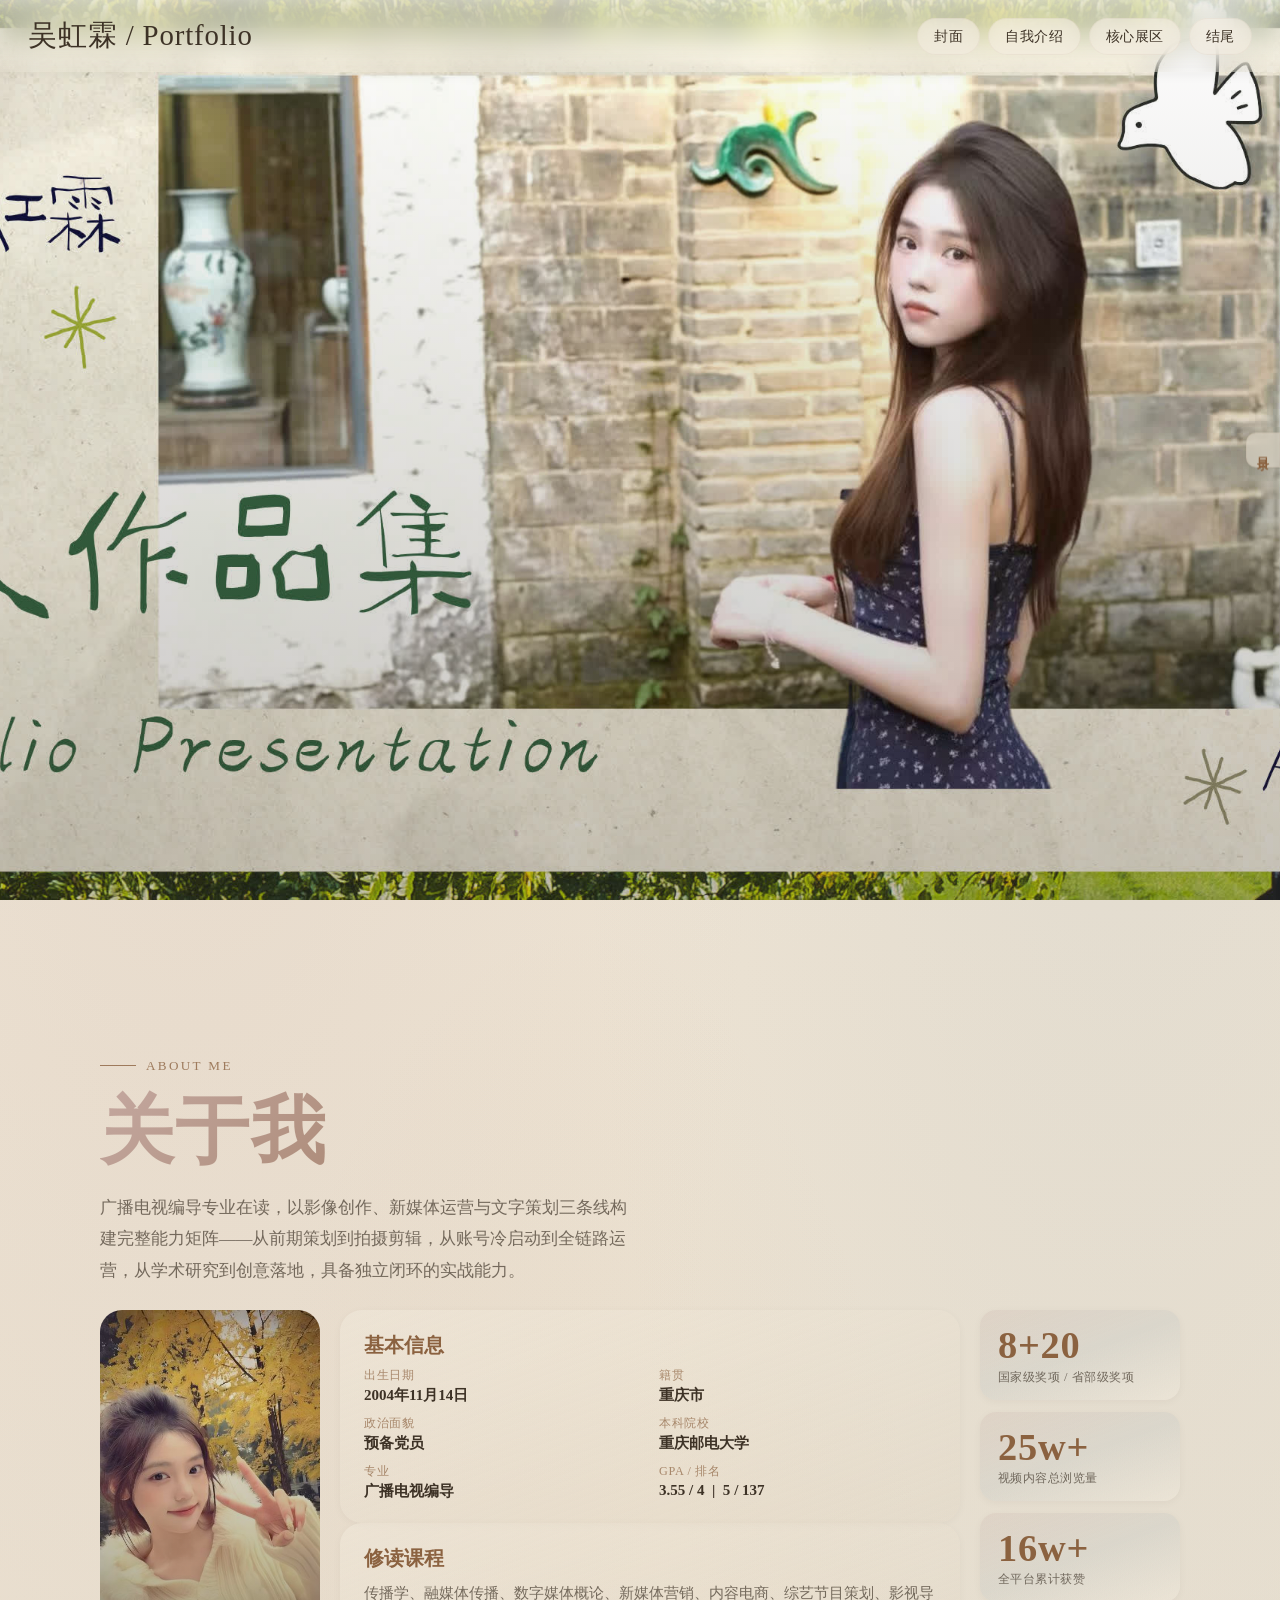
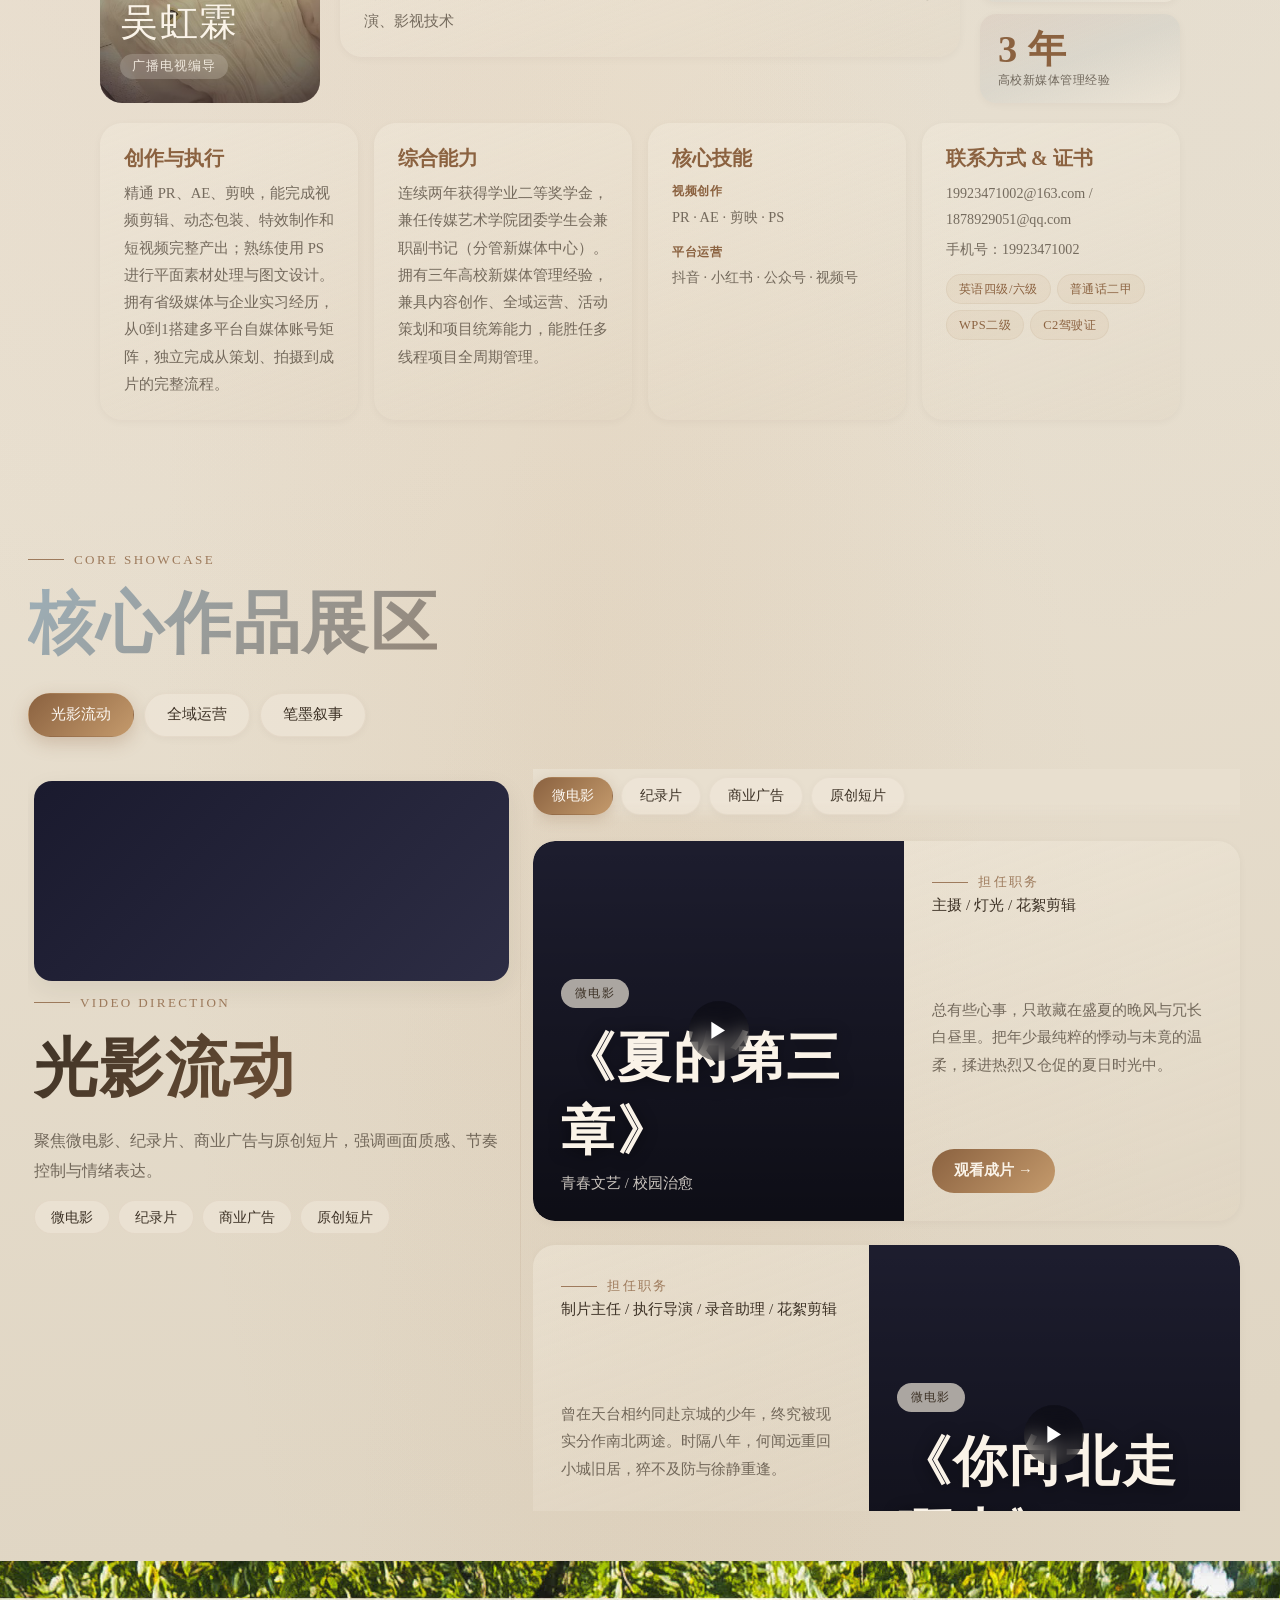
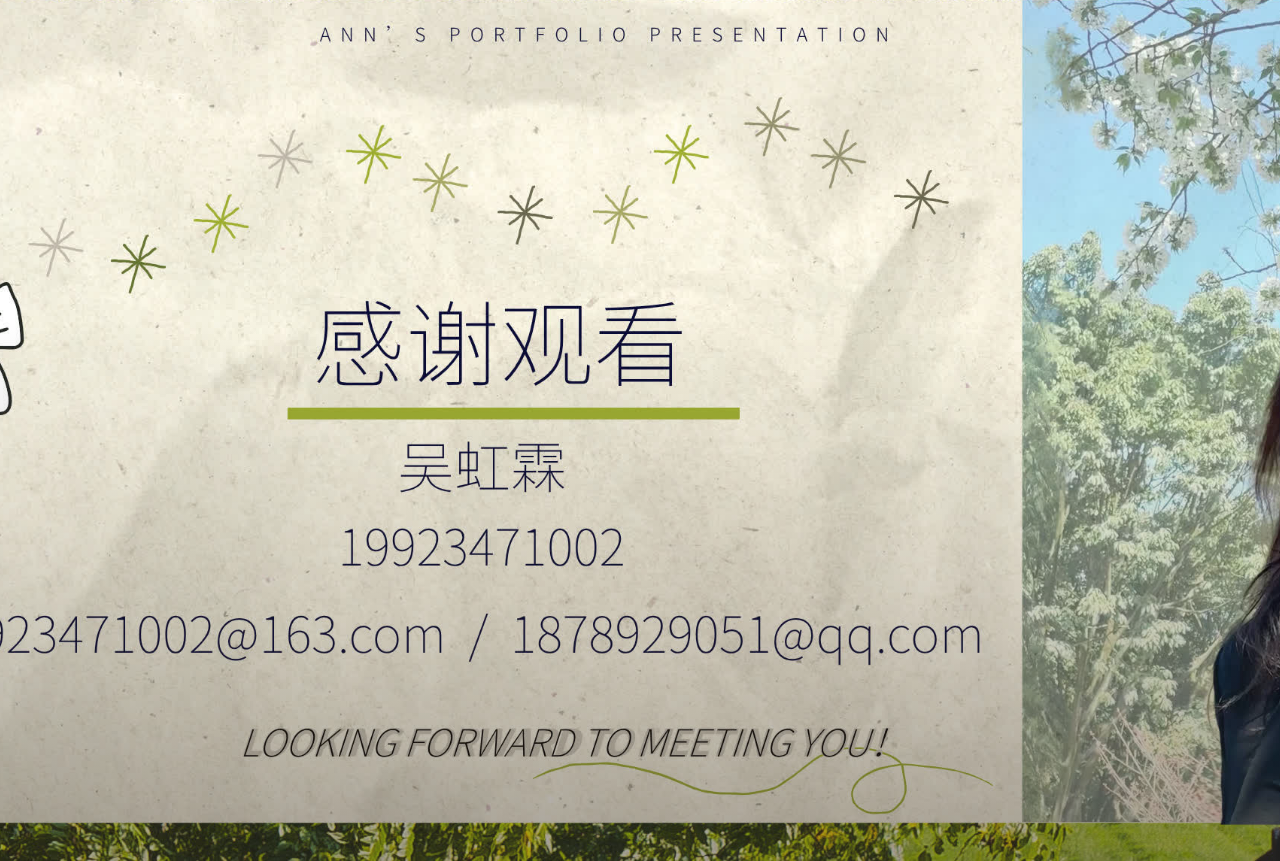
<file: index.html>
<!DOCTYPE html>
<html lang="zh-CN">
<head>
    <meta charset="UTF-8">
    <meta name="viewport" content="width=device-width, initial-scale=1.0">
    <title>吴虹霖 | 个人作品集</title>
    <link rel="stylesheet" href="style.css">
</head>
<body>

    <!-- ==================== 主容器 ==================== -->
    <main class="snap-scene">

        <!-- ==================== 1. 封面区 ==================== -->
        <section id="hero" class="scene hero-scene">
            <!-- 顶栏导航 -->
            <header class="site-topbar">
                <a class="brand" href="#hero">吴虹霖 / Portfolio</a>
                <nav class="quick-links" aria-label="页面导航">
                    <a href="#hero">封面</a>
                    <a href="#about">自我介绍</a>
                    <a href="#showcase">核心展区</a>
                    <a href="#closing">结尾</a>
                </nav>
            </header>

            <!-- 封面大图 -->
            <figure class="hero-media">
                <img src="assets/cover_new.jpg" alt="作品集封面">
                
            </figure>

        </section>

        <!-- ==================== 2. 自我介绍区 ==================== -->
        <section id="about" class="scene about-scene">
            <div class="about-shell">
                <p class="eyebrow">About Me</p>
                <h2>关于我</h2>
                <p class="about-lead">广播电视编导专业在读，以影像创作、新媒体运营与文字策划三条线构建完整能力矩阵——从前期策划到拍摄剪辑，从账号冷启动到全链路运营，从学术研究到创意落地，具备独立闭环的实战能力。</p>

                <!-- 上排：照片 + 信息 + 亮点 -->
                <div class="about-top">
                    <!-- 照片区 -->
                    <figure class="about-photo" style="background: url('assets/avatar.jpg') center/cover no-repeat;">
                        <div class="about-photo__inner">
                            <div class="about-photo__name">吴虹霖</div>
                            <span class="about-photo__sub">广播电视编导</span>
                        </div>
                    </figure>

                    <!-- 基本信息 + 修读课程 -->
                    <div class="about-info">
                        <article class="about-card">
                            <h3>基本信息</h3>
                            <div class="about-info__grid">
                                <div><span>出生日期</span><strong>2004年11月14日</strong></div>
                                <div><span>籍贯</span><strong>重庆市</strong></div>
                                <div><span>政治面貌</span><strong>预备党员</strong></div>
                                <div><span>本科院校</span><strong>重庆邮电大学</strong></div>
                                <div><span>专业</span><strong>广播电视编导</strong></div>
                                <div><span>GPA / 排名</span><strong>3.55 / 4 &nbsp;|&nbsp; 5 / 137</strong></div>
                            </div>
                        </article>

                        <article class="about-card">
                            <h3>修读课程</h3>
                            <p>传播学、融媒体传播、数字媒体概论、新媒体营销、内容电商、综艺节目策划、影视导演、影视技术</p>
                        </article>
                    </div>

                    <!-- 亮点数据 -->
                    <div class="about-highlights">
                        <div class="highlight-stat">
                            <strong>8+20</strong>
                            <span>国家级奖项 / 省部级奖项</span>
                        </div>
                        <div class="highlight-stat">
                            <strong>25w+</strong>
                            <span>视频内容总浏览量</span>
                        </div>
                        <div class="highlight-stat">
                            <strong>16w+</strong>
                            <span>全平台累计获赞</span>
                        </div>
                        <div class="highlight-stat">
                            <strong>3 年</strong>
                            <span>高校新媒体管理经验</span>
                        </div>
                    </div>
                </div>

                <!-- 下排：能力 + 技能 + 联系 -->
                <div class="about-bottom">
                    <article class="about-card">
                        <h3>创作与执行</h3>
                        <p>精通 PR、AE、剪映，能完成视频剪辑、动态包装、特效制作和短视频完整产出；熟练使用 PS 进行平面素材处理与图文设计。拥有省级媒体与企业实习经历，从0到1搭建多平台自媒体账号矩阵，独立完成从策划、拍摄到成片的完整流程。</p>
                    </article>

                    <article class="about-card">
                        <h3>综合能力</h3>
                        <p>连续两年获得学业二等奖学金，兼任传媒艺术学院团委学生会兼职副书记（分管新媒体中心）。拥有三年高校新媒体管理经验，兼具内容创作、全域运营、活动策划和项目统筹能力，能胜任多线程项目全周期管理。</p>
                    </article>

                    <article class="about-card about-card--skills">
                        <h3>核心技能</h3>
                        <ul>
                            <li><strong>视频创作</strong>PR · AE · 剪映 · PS</li>
                            <li><strong>平台运营</strong>抖音 · 小红书 · 公众号 · 视频号</li>
                        </ul>
                    </article>

                    <aside class="about-card about-card--contact">
                        <h3>联系方式 & 证书</h3>
                        <p>19923471002@163.com / 1878929051@qq.com</p>
                        <p>手机号：19923471002</p>
                        <div class="about-cert-tags">
                            <span>英语四级/六级</span><span>普通话二甲</span><span>WPS二级</span><span>C2驾驶证</span>
                        </div>
                    </aside>
                </div>
            </div>
        </section>

        <!-- ==================== 3. 核心作品展区 ==================== -->
        <section id="showcase" class="scene showcase-scene">

            <!-- 展区标题与标签切换 -->
            <div class="showcase-heading">
                <div>
                    <span class="eyebrow">Core Showcase</span>
                    <h2>核心作品展区</h2>
                
                </div>
                <!-- 板块切换按钮 -->
                <div class="slide-tabs" role="tablist" aria-label="板块切换">
                    <button class="slide-tab is-active" type="button" data-target="board-motion">光影流动</button>
                    <button class="slide-tab" type="button" data-target="board-operation">全域运营</button>
                    <button class="slide-tab" type="button" data-target="board-writing">笔墨叙事</button>
                </div>
            </div>

            <!-- 板块横向滚动视口 -->
            <div id="works-exhibit" class="board-viewport" aria-label="作品板块横向浏览区">

                <!-- ========== 板块A：光影流动（视频作品） ========== -->
                <article id="board-motion" class="board-slide is-active" data-board="光影流动">
                    <!-- 板块介绍 -->
                    <div class="board-copy">
                        <div class="board-cover board-cover--video">
                            <video src="assets/videos/片段7_夏.mp4" muted loop playsinline autoplay preload="auto"></video>
                        </div>
                        <span class="eyebrow">Video Direction</span>
                        <h3>光影流动</h3>
                        <p class="board-intro">聚焦微电影、纪录片、商业广告与原创短片，强调画面质感、节奏控制与情绪表达。</p>
                        <div class="tag-row">
                            <span>微电影</span><span>纪录片</span><span>商业广告</span><span>原创短片</span>
                        </div>
                    </div>

                    <!-- 视频分类标签 -->
                    <div class="board-detail-area">
                        <div class="inline-tabs" role="tablist">
                            <button class="inline-tab is-active" data-target="vcat-microfilm">微电影</button>
                            <button class="inline-tab" data-target="vcat-doc">纪录片</button>
                            <button class="inline-tab" data-target="vcat-ad">商业广告</button>
                            <button class="inline-tab" data-target="vcat-short">原创短片</button>
                        </div>

                        <!-- 微电影 -->
                        <div id="vcat-microfilm" class="inline-cat is-active">
                            <div class="video-work-list">
                                <!-- 夏的第三章 -->
                                <article class="video-work">
                                    <div class="video-work__stage" data-video-src="assets/videos/片段7_夏.mp4">
                                        <video class="video-work__player" src="assets/videos/片段7_夏.mp4" muted loop playsinline></video>
                                        <div class="video-work__overlay">
                                            <span class="video-work__tag">微电影</span>
                                            <h2 class="video-work__title">《夏的第三章》</h2>
                                            <p class="video-work__sub">青春文艺 / 校园治愈</p>
                                        </div>
                                        <button class="video-work__play" type="button" aria-label="播放片段">▶</button>
                                    </div>
                                    <div class="video-work__info">
                                        <div class="video-work__role"><span class="eyebrow">担任职务</span><p>主摄 / 灯光 / 花絮剪辑</p></div>
                                        <div class="video-work__desc"><p>总有些心事，只敢藏在盛夏的晚风与冗长白昼里。把年少最纯粹的悸动与未竟的温柔，揉进热烈又仓促的夏日时光中。</p></div>
                                        <div class="video-work__actions">
                                            <a class="video-work__link" href="https://www.xinpianchang.com/a13724034?from=webShare&channel=copyLink&token=2oucEg2Af4GThplFO3EMuXi" target="_blank" rel="noreferrer">观看成片 →</a>
                                        </div>
                                    </div>
                                </article>
                                <!-- 你向北走啊走 -->
                                <article class="video-work video-work--reverse">
                                    <div class="video-work__stage" data-video-src="assets/videos/片段2_向北.mp4">
                                        <video class="video-work__player" src="assets/videos/片段2_向北.mp4" muted loop playsinline></video>
                                        <div class="video-work__overlay">
                                            <span class="video-work__tag">微电影</span>
                                            <h2 class="video-work__title">《你向北走啊走》</h2>
                                            <p class="video-work__sub">现实情感 / 文艺伤痛</p>
                                        </div>
                                        <button class="video-work__play" type="button" aria-label="播放片段">▶</button>
                                    </div>
                                    <div class="video-work__info">
                                        <div class="video-work__role"><span class="eyebrow">担任职务</span><p>制片主任 / 执行导演 / 录音助理 / 花絮剪辑</p></div>
                                        <div class="video-work__desc"><p>曾在天台相约同赴京城的少年，终究被现实分作南北两途。时隔八年，何闻远重回小城旧居，猝不及防与徐静重逢。</p></div>
                                        <div class="video-work__actions">
                                            <a class="video-work__link" href="https://www.xinpianchang.com/a13724049?from=webShare&channel=copyLink&token=49JMhd4ED1Pk27YlXG21Bjws" target="_blank" rel="noreferrer">观看成片 →</a>
                                        </div>
                                    </div>
                                </article>
                            </div>
                        </div>

                        <!-- 纪录片 -->
                        <div id="vcat-doc" class="inline-cat">
                            <div class="video-work-list">
                                <article class="video-work">
                                    <div class="video-work__stage" data-video-src="assets/videos/片段7_九黎.mp4">
                                        <video class="video-work__player" src="assets/videos/片段7_九黎.mp4" muted loop playsinline></video>
                                        <div class="video-work__overlay">
                                            <span class="video-work__tag">纪录片</span>
                                            <h2 class="video-work__title">《苗韵天成·九黎印象》</h2>
                                            <p class="video-work__sub">非遗人文 / 诗意纪实</p>
                                        </div>
                                        <button class="video-work__play" type="button" aria-label="播放片段">▶</button>
                                    </div>
                                    <div class="video-work__info">
                                        <div class="video-work__role"><span class="eyebrow">担任职务</span><p>导演 / 制片 / 摄影助理</p></div>
                                        <div class="video-work__desc"><p>武陵山间藏独属于苗疆的温柔风骨，翩跹苗舞、婉转芦笙，是岁月写给山野的浪漫诗行。</p></div>
                                        <div class="video-work__actions">
                                            <a class="video-work__link" href="https://www.xinpianchang.com/a13724104?from=webShare&channel=copyLink&token=2yszsQN5t0R4egLIT28azDY" target="_blank" rel="noreferrer">观看成片 →</a>
                                        </div>
                                    </div>
                                </article>
                                <article class="video-work video-work--reverse">
                                    <div class="video-work__stage" data-video-src="assets/videos/片段2_解忧.mp4">
                                        <video class="video-work__player" src="assets/videos/片段2_解忧.mp4" muted loop playsinline></video>
                                        <div class="video-work__overlay">
                                            <span class="video-work__tag">微纪录片</span>
                                            <h2 class="video-work__title">《解忧防空洞》</h2>
                                            <p class="video-work__sub">山城人文 / 温情纪实</p>
                                        </div>
                                        <button class="video-work__play" type="button" aria-label="播放片段">▶</button>
                                    </div>
                                    <div class="video-work__info">
                                        <div class="video-work__role"><span class="eyebrow">担任职务</span><p>导演 / 前期制片 / 花絮剪辑</p></div>
                                        <div class="video-work__desc"><p>闹市山城步履匆匆，一处藏于防空洞的书屋，独独留住放缓时光的温柔。此间有书卷清风、猫狗相伴。</p></div>
                                        <div class="video-work__actions">
                                            <a class="video-work__link" href="https://www.xinpianchang.com/a13724111?from=webShare&channel=copyLink&token=TrSo1tXlxW3Z3o3249RTD6" target="_blank" rel="noreferrer">观看成片 →</a>
                                        </div>
                                    </div>
                                </article>
                            </div>
                        </div>

                        <!-- 商业广告 -->
                        <div id="vcat-ad" class="inline-cat">
                            <div class="video-work-list">
                                <article class="video-work">
                                    <div class="video-work__stage" data-video-src="assets/videos/片段1+2_荔枝肌.mp4">
                                        <video class="video-work__player" src="assets/videos/片段1+2_荔枝肌.mp4" muted loop playsinline></video>
                                        <div class="video-work__overlay">
                                            <span class="video-work__tag">商业广告</span>
                                            <h2 class="video-work__title">《邂逅"荔枝"肌》</h2>
                                            <p class="video-work__sub">产品广告 / 美妆护肤 · ddg卸妆膏</p>
                                        </div>
                                        <button class="video-work__play" type="button" aria-label="播放片段">▶</button>
                                    </div>
                                    <div class="video-work__info">
                                        <div class="video-work__role"><span class="eyebrow">担任职务</span><p>导演 / 策划 / 创意 / 文案</p></div>
                                        <div class="video-work__desc"><p>以莹润荔枝为温柔意象，描摹年轻女孩卸下妆容、直面本真的松弛时刻。暖调环境铺就治愈日常。</p></div>
                                        <div class="video-work__actions">
                                            <a class="video-work__link" href="https://www.xinpianchang.com/a13724124?from=webShare&channel=copyLink&token=4sSK9E3Cm6ZD4vargA1V7HDJ" target="_blank" rel="noreferrer">观看成片 →</a>
                                        </div>
                                    </div>
                                </article>
                                <article class="video-work video-work--reverse">
                                    <div class="video-work__stage" data-video-src="assets/videos/片段1_郁美净.mp4">
                                        <video class="video-work__player" src="assets/videos/片段1_郁美净.mp4" muted loop playsinline></video>
                                        <div class="video-work__overlay">
                                            <span class="video-work__tag">商业广告</span>
                                            <h2 class="video-work__title">《有棱角不"油"虑》</h2>
                                            <p class="video-work__sub">产品广告 / 美妆护肤 · 郁美净</p>
                                        </div>
                                        <button class="video-work__play" type="button" aria-label="播放片段">▶</button>
                                    </div>
                                    <div class="video-work__info">
                                        <div class="video-work__role"><span class="eyebrow">担任职务</span><p>导演 / 策划 / 创意 / 文案</p></div>
                                        <div class="video-work__desc"><p>青春藏着青涩悸动，油腻肌肤却消磨少年独有的鲜明棱角。一支双管洁面消解所有尴尬。</p></div>
                                        <div class="video-work__actions">
                                            <a class="video-work__link" href="https://www.xinpianchang.com/a13724154?from=webShare&channel=copyLink&token=17KA6R3B8gGm30DmmJ2rz8iA" target="_blank" rel="noreferrer">观看成片 →</a>
                                        </div>
                                    </div>
                                </article>
                                <article class="video-work">
                                    <div class="video-work__stage" data-video-src="assets/videos/片段1_可画.mp4">
                                        <video class="video-work__player" src="assets/videos/片段1_可画.mp4" muted loop playsinline></video>
                                        <div class="video-work__overlay">
                                            <span class="video-work__tag">商业广告</span>
                                            <h2 class="video-work__title">《一键换型，可画随行》</h2>
                                            <p class="video-work__sub">产品广告 / 品牌创意 · Canva可画</p>
                                        </div>
                                        <button class="video-work__play" type="button" aria-label="播放片段">▶</button>
                                    </div>
                                    <div class="video-work__info">
                                        <div class="video-work__role"><span class="eyebrow">担任职务</span><p>导演 / 策划 / 创意 / 文案</p></div>
                                        <div class="video-work__desc"><p>以PR剪辑叙事、AE特效包装打造奇幻视觉，借助动态转场、粒子变装完成一键焕型的魔幻桥段。</p></div>
                                        <div class="video-work__actions">
                                            <a class="video-work__link" href="https://www.xinpianchang.com/a13724168?from=webShare&channel=copyLink&token=10gCxg1Yz9j6WObSubf050" target="_blank" rel="noreferrer">观看成片 →</a>
                                        </div>
                                    </div>
                                </article>
                                <article class="video-work video-work--reverse">
                                    <div class="video-work__stage" data-video-src="assets/videos/片段1+2_爱守护.mp4">
                                        <video class="video-work__player" src="assets/videos/片段1+2_爱守护.mp4" muted loop playsinline></video>
                                        <div class="video-work__overlay">
                                            <span class="video-work__tag">公益广告</span>
                                            <h2 class="video-work__title">《让爱无碍，为爱守护》</h2>
                                            <p class="video-work__sub">公益广告 / 创意剧情</p>
                                        </div>
                                        <button class="video-work__play" type="button" aria-label="播放片段">▶</button>
                                    </div>
                                    <div class="video-work__info">
                                        <div class="video-work__role"><span class="eyebrow">担任职务</span><p>导演 / 策划 / 创意 / 文案</p></div>
                                        <div class="video-work__desc"><p>结合实景拍摄与棚内特效制作，以镜头还原盲道占道、设施失序的真实困境，传递无障碍公益理念。</p></div>
                                        <div class="video-work__actions">
                                            <a class="video-work__link" href="https://www.xinpianchang.com/a13724212?from=webShare&channel=copyLink&token=4yWesa3ueENz49j8Kd334JmT" target="_blank" rel="noreferrer">观看成片 →</a>
                                        </div>
                                    </div>
                                </article>
                            </div>
                        </div>

                        <!-- 原创短片 -->
                        <div id="vcat-short" class="inline-cat">
                            <div class="video-work-list">
                                <article class="video-work">
                                    <div class="video-work__stage" data-video-src="assets/videos/片段_传媒人.mp4">
                                        <video class="video-work__player" src="assets/videos/片段_传媒人.mp4" muted loop playsinline></video>
                                        <div class="video-work__overlay">
                                            <span class="video-work__tag">原创短片</span>
                                            <h2 class="video-work__title">《奔跑吧！传媒人》</h2>
                                            <p class="video-work__sub">校园宣传 / 青春短片</p>
                                        </div>
                                        <button class="video-work__play" type="button" aria-label="播放片段">▶</button>
                                    </div>
                                    <div class="video-work__info">
                                        <div class="video-work__role"><span class="eyebrow">担任职务</span><p>导演 / 创意 / 策划 / 制片 / 文案</p></div>
                                        <div class="video-work__desc"><p>以轻快奔跑动线串联全片，巧用卡点快切、定格转场与趣味视觉特效铺展传媒日常。</p></div>
                                        <div class="video-work__actions">
                                            <a class="video-work__link" href="https://www.xinpianchang.com/a13724271?from=webShare&channel=copyLink&token=1jpW7U1bwm1q1ztOLq10sAEO" target="_blank" rel="noreferrer">观看成片 →</a>
                                        </div>
                                    </div>
                                </article>
                                <article class="video-work video-work--reverse">
                                    <div class="video-work__stage" data-video-src="assets/videos/片段_晴天.mp4">
                                        <video class="video-work__player" src="assets/videos/片段_晴天.mp4" muted loop playsinline></video>
                                        <div class="video-work__overlay">
                                            <span class="video-work__tag">影音MV</span>
                                            <h2 class="video-work__title">《晴天》</h2>
                                            <p class="video-work__sub">影音MV短片</p>
                                        </div>
                                        <button class="video-work__play" type="button" aria-label="播放片段">▶</button>
                                    </div>
                                    <div class="video-work__info">
                                        <div class="video-work__role"><span class="eyebrow">作品类型</span><p>影音MV短片</p></div>
                                        <div class="video-work__desc"><p>循着《晴天》温柔旋律铺展少女的青春心事，柔光漫过薄纱、清风轻转小扇，揉出满帧朦胧治愈的氛围感。</p></div>
                                        <div class="video-work__actions">
                                            <a class="video-work__link" href="https://www.xinpianchang.com/a13731239?from=webShare&channel=copyLink&token=3YqWB93BWjHu3kpkam1ZcJ3g" target="_blank" rel="noreferrer">观看成片 →</a>
                                        </div>
                                    </div>
                                </article>
                                <article class="video-work">
                                    <div class="video-work__stage" data-video-src="assets/videos/片段_重庆24h.mp4">
                                        <video class="video-work__player" src="assets/videos/片段_重庆24h.mp4" muted loop playsinline></video>
                                        <div class="video-work__overlay">
                                            <span class="video-work__tag">原创短片</span>
                                            <h2 class="video-work__title">《重庆24h：山·人·光的诗》</h2>
                                            <p class="video-work__sub">文旅纪实 / 城市创意 / 数字人文</p>
                                        </div>
                                        <button class="video-work__play" type="button" aria-label="播放片段">▶</button>
                                    </div>
                                    <div class="video-work__info">
                                        <div class="video-work__role"><span class="eyebrow">担任职务</span><p>导演 / 摄影 / 剪辑 / 策划</p></div>
                                        <div class="video-work__desc"><p>全片采用第一人称POV主观视角叙事，以24小时流动镜头书写传统山城与现代数字文明共生的城市诗篇。</p></div>
                                        <div class="video-work__actions">
                                            <a class="video-work__link" href="https://www.xinpianchang.com/a13724246?from=webShare&channel=copyLink&token=1m7Nz1xWJxihQO9326ghUl" target="_blank" rel="noreferrer">观看成片 →</a>
                                        </div>
                                    </div>
                                </article>
                                <article class="video-work video-work--reverse">
                                    <div class="video-work__stage" data-video-src="assets/videos/片段_citywalk.mp4">
                                        <video class="video-work__player" src="assets/videos/片段_citywalk.mp4" muted loop playsinline></video>
                                        <div class="video-work__overlay">
                                            <span class="video-work__tag">创意短片</span>
                                            <h2 class="video-work__title">《我在重庆Citywalk》</h2>
                                            <p class="video-work__sub">城市随拍 / 创意短片</p>
                                        </div>
                                        <button class="video-work__play" type="button" aria-label="播放片段">▶</button>
                                    </div>
                                    <div class="video-work__info">
                                        <div class="video-work__role"><span class="eyebrow">作品类型</span><p>城市随拍 / 创意短片</p></div>
                                        <div class="video-work__desc"><p>紧跟当下Citywalk城市漫步热潮，以第一人称成长独白温柔叙事，漫游山城街巷。</p></div>
                                        <div class="video-work__actions">
                                            <a class="video-work__link" href="https://www.xinpianchang.com/a13724284?from=webShare&channel=copyLink&token=Yl6uw7msydn5B9BNQMDA" target="_blank" rel="noreferrer">观看成片 →</a>
                                        </div>
                                    </div>
                                </article>
                                <article class="video-work">
                                    <div class="video-work__stage" data-video-src="assets/videos/片段_湖广会馆.mp4">
                                        <video class="video-work__player" src="assets/videos/片段_湖广会馆.mp4" muted loop playsinline></video>
                                        <div class="video-work__overlay">
                                            <span class="video-work__tag">文旅纪实</span>
                                            <h2 class="video-work__title">《湖广会馆》</h2>
                                            <p class="video-work__sub">文旅纪实 / 城市建筑</p>
                                        </div>
                                        <button class="video-work__play" type="button" aria-label="播放片段">▶</button>
                                    </div>
                                    <div class="video-work__info">
                                        <div class="video-work__role"><span class="eyebrow">担任职务</span><p>导演 / 制片 / 策划</p></div>
                                        <div class="video-work__desc"><p>镜头深耕湖广会馆古建筑群，循着天光流转捕捉飞檐翘角、雕花戏台、石刻回廊等建筑细节。</p></div>
                                        <div class="video-work__actions">
                                            <a class="video-work__link" href="https://www.xinpianchang.com/a13731241?from=webShare&channel=copyLink&token=3utKPM1z9fXX1NQ0e2cUS0R" target="_blank" rel="noreferrer">观看成片 →</a>
                                        </div>
                                    </div>
                                </article>
                            </div>
                        </div>
                    </div>
                </article>

                <!-- ========== 板块B：全域运营 ========== -->
                <article id="board-operation" class="board-slide" data-board="全域运营">
                    <div class="board-copy">
                        <div class="board-cover board-cover--operate">
                            <img src="assets/operate/events/艺彩鎏光2.jpg" alt="全域运营封面" style="width:100%;height:100%;object-fit:cover;border-radius:18px;">
                        </div>
                        <span class="eyebrow">Media Operation</span>
                        <h3>全域运营</h3>
                        <p class="board-intro">覆盖账号运营、内容运营与活动策划，展现从选题策划到执行落地与复盘优化的完整闭环。</p>
                        <div class="tag-row">
                            <span>IP 运营</span><span>内容运营</span><span>活动策划</span>
                        </div>
                    </div>

                    <div class="board-detail-area">
                        <div class="inline-tabs" role="tablist">
                            <button class="inline-tab is-active" data-target="ocat-ip">IP 运营</button>
                            <button class="inline-tab" data-target="ocat-content">内容运营</button>
                            <button class="inline-tab" data-target="ocat-event">活动策划</button>
                        </div>

                        <!-- IP运营 -->
                        <div id="ocat-ip" class="inline-cat is-active">
                            <div class="operate-grid operate-grid--3">
                                <!-- 翁0 -->
                                <article class="operate-card">
                                    <div class="operate-card__header">
                                        <div class="operate-card__icon operate-card__icon--douyin"><img src="assets/operate/douyin_icon.png" alt="抖音"></div>
                                        <div><h3>翁0</h3><span style="color:var(--muted);font-size:0.86rem">抖音 · 个人IP</span></div>
                                    </div>
                                    <div class="operate-card__stat">
                                        <div><strong>11.6w+</strong><span>总获赞</span></div>
                                        <div><strong>4130+</strong><span>精准粉丝</span></div>
                                        <div><strong>14.9w</strong><span>最高播放</span></div>
                                    </div>
                                    <p>生活化个人IP账号，以校园日常、旅行记录、情绪共鸣为核心内容赛道，采用短视频与图文笔记双形态布局。</p>
                                    <div class="operate-card__tags"><span>随拍分享</span><span>情绪共鸣</span><span>校园日常</span><span>商业KOL合作</span></div>
                                    <button class="gallery-toggle" type="button" aria-expanded="false">查看运营截图</button>
                                    <div class="gallery-strip" hidden>
                                        <div class="gallery-strip__inner">
                                            <figure class="gallery-fig" style="width:300px"><img src="assets/operate/weng0/overview.png" alt="账号总览"><figcaption>账号主页总览</figcaption></figure>
                                            <figure class="gallery-fig" style="width:300px"><img src="assets/operate/weng0/viral.png" alt="爆款内容"><figcaption>爆款内容数据</figcaption></figure>
                                        </div>
                                        <div class="gallery-strip__row-label">商业KOL合作</div>
                                        <div class="gallery-strip__inner">
                                            <figure class="gallery-fig" style="width:260px"><img src="assets/operate/weng0/kol1.png" alt="KOL合作1"><figcaption>商业KOL合作 ①</figcaption></figure>
                                            <figure class="gallery-fig" style="width:260px"><img src="assets/operate/weng0/kol2.png" alt="KOL合作2"><figcaption>KOL合作案例 ②</figcaption></figure>
                                        </div>
                                        <div class="gallery-strip__row-label">热点内容</div>
                                        <div class="gallery-strip__inner">
                                            <figure class="gallery-fig" style="width:260px"><img src="assets/operate/weng0/hot1.png" alt="热点内容1"><figcaption>热点内容 ①</figcaption></figure>
                                            <figure class="gallery-fig" style="width:260px"><img src="assets/operate/weng0/hot2.png" alt="热点内容2"><figcaption>热门视频 ②</figcaption></figure>
                                        </div>
                                    </div>
                                </article>
                                <!-- 丑丑小幺 -->
                                <article class="operate-card">
                                    <div class="operate-card__header">
                                        <div class="operate-card__icon operate-card__icon--xhs"><img src="assets/operate/xhs_icon.png" alt="小红书"></div>
                                        <div><h3>丑丑小幺</h3><span style="color:var(--muted);font-size:0.86rem">小红书 · 垂类账号</span></div>
                                    </div>
                                    <div class="operate-card__stat">
                                        <div><strong>10000+</strong><span>获赞与收藏</span></div>
                                        <div><strong>453+</strong><span>精准粉丝</span></div>
                                        <div><strong>6.2w+</strong><span>最高浏览</span></div>
                                    </div>
                                    <p>深耕「美甲穿搭+城市游玩+旅行攻略」三大垂类，构建"推荐+搜索"双流量入口。</p>
                                    <div class="operate-card__tags"><span>美甲穿搭</span><span>城市游玩</span><span>旅行攻略</span><span>SEO搜索流量</span></div>
                                    <button class="gallery-toggle" type="button" aria-expanded="false">查看运营截图</button>
                                    <div class="gallery-strip" hidden>
                                        <div class="gallery-strip__inner">
                                            <figure class="gallery-fig"><img src="assets/operate/chouchou/overview.png" alt="账号总览"><figcaption>账号主页总览</figcaption></figure>
                                            <figure class="gallery-fig"><img src="assets/operate/chouchou/viral1.png" alt="爆款内容1"><figcaption>爆款笔记</figcaption></figure>
                                            <figure class="gallery-fig"><img src="assets/operate/chouchou/viral2.png" alt="爆款内容2"><figcaption>热门内容</figcaption></figure>
                                            <figure class="gallery-fig"><img src="assets/operate/chouchou/viral3.png" alt="爆款内容3"><figcaption>搜索推荐流量</figcaption></figure>
                                        </div>
                                    </div>
                                </article>
                                <!-- 奶团咪 -->
                                <article class="operate-card">
                                    <div class="operate-card__header">
                                        <div class="operate-card__icon operate-card__icon--matrix">AI</div>
                                        <div><h3>奶团咪</h3><span style="color:var(--muted);font-size:0.86rem">抖音/快手/视频号 · AI虚拟IP</span></div>
                                    </div>
                                    <div class="operate-card__stat">
                                        <div><strong>10w+</strong><span>总浏览量</span></div>
                                        <div><strong>5.4w</strong><span>快手播放</span></div>
                                        <div><strong>1.2w</strong><span>快手涨粉</span></div>
                                    </div>
                                    <p>紧抓AIGC内容风口，打造AI萌宠虚拟IP，搭建跨平台内容矩阵，采用"一IP多平台差异化运营"方法论。</p>
                                    <div class="operate-card__tags"><span>AIGC萌宠</span><span>跨平台矩阵</span><span>差异化运营</span><span>日更</span></div>
                                    <button class="gallery-toggle" type="button" aria-expanded="false">查看运营截图</button>
                                    <div class="gallery-strip" hidden>
                                        <div class="gallery-strip__inner">
                                            <figure class="gallery-fig"><img src="assets/operate/naituan/ip.jpg" alt="IP形象"><figcaption>AI虚拟IP形象</figcaption></figure>
                                            <figure class="gallery-fig"><img src="assets/operate/naituan/douyin1.jpg" alt="抖音内容"><figcaption>抖音 · 长剧情叙事</figcaption></figure>
                                            <figure class="gallery-fig"><img src="assets/operate/naituan/kuaishou1.jpg" alt="快手内容"><figcaption>快手 · 谐音图文</figcaption></figure>
                                            <figure class="gallery-fig"><img src="assets/operate/naituan/shipinhao1.jpg" alt="视频号内容"><figcaption>视频号 · 趣味科普</figcaption></figure>
                                        </div>
                                    </div>
                                </article>
                            </div>
                        </div>

                        <!-- 内容运营 -->
                        <div id="ocat-content" class="inline-cat">
                            <div class="operate-grid operate-grid--3">
                                <article class="operate-card">
                                    <div class="operate-card__header">
                                        <div class="operate-card__icon operate-card__icon--wechat"><img src="assets/operate/wechat_icon.png" alt="公众号"></div>
                                        <div><h3>传媒星青年</h3><span style="color:var(--muted);font-size:0.86rem">学院官方公众号</span></div>
                                    </div>
                                    <div class="operate-card__stat">
                                        <div><strong>200+</strong><span>年产出推文</span></div>
                                        <div><strong>10万+</strong><span>年均浏览</span></div>
                                        <div><strong>15000+</strong><span>覆盖用户</span></div>
                                    </div>
                                    <p>独立运营学院官方公众号及对应视频号全链路工作。打造"传媒新视界""每周箴言""凡星灿烂"等原创栏目，破千推文15篇。</p>
                                    <div class="operate-card__tags"><span>原创栏目</span><span>视频号运营</span><span>音频推文</span></div>
                                    <button class="gallery-toggle" type="button" aria-expanded="false">查看推文截图</button>
                                    <div class="gallery-strip" hidden>
                                        <div class="gallery-strip__inner">
                                            <figure class="gallery-fig"><img src="assets/operate/media_star/传媒新视界｜live or life：这是一篇会动的推文~.png" alt="会动的推文"><figcaption>传媒新视界 · 会动的推文</figcaption></figure>
                                            <figure class="gallery-fig"><img src="assets/operate/media_star/传媒新视界｜校园生活三折叠，怎么折，都有面~.png" alt="校园生活三折叠"><figcaption>传媒新视界 · 三折叠</figcaption></figure>
                                            <figure class="gallery-fig"><img src="assets/operate/media_star/喜报！传媒艺术学院徐聪教授团队在《Nature》子刊发表研究成果.png" alt="Nature喜报"><figcaption>学院喜报 · Nature子刊</figcaption></figure>
                                            <figure class="gallery-fig"><img src="assets/operate/media_star/声愈心旅_郭宇_考后心旅程.png" alt="声愈心旅"><figcaption>声愈心旅 · 心理栏目</figcaption></figure>
                                            <figure class="gallery-fig"><img src="assets/operate/media_star/您有一封春日来信，请查收～.png" alt="春日来信"><figcaption>春日来信 · 节日推文</figcaption></figure>
                                            <figure class="gallery-fig"><img src="assets/operate/media_star/2026开年日历｜以南山四季，启新岁序章.png" alt="开年日历"><figcaption>开年日历 · 南山四季</figcaption></figure>
                                        </div>
                                    </div>
                                </article>
                                <article class="operate-card">
                                    <div class="operate-card__header">
                                        <div class="operate-card__icon operate-card__icon--media">教</div>
                                        <div><h3>胡师姐新传教育</h3><span style="color:var(--muted);font-size:0.86rem">教育垂类 · 微信公众号</span></div>
                                    </div>
                                    <p>深度参与「胡师姐新传考博」「胡师姐新传保研」教育垂类账号运营，负责选题策划、新闻报道与时讯发布。</p>
                                    <div class="operate-card__tags"><span>新传考博</span><span>新传保研</span><span>学术资讯</span></div>
                                    <button class="gallery-toggle" type="button" aria-expanded="false">查看推文截图</button>
                                    <div class="gallery-strip" hidden>
                                        <div class="gallery-strip__inner">
                                            <figure class="gallery-fig"><img src="assets/operate/hushijie/中央民族大学张昆 ： 新传大佬介绍.png" alt="新传大佬介绍"><figcaption>新传大佬介绍</figcaption></figure>
                                            <figure class="gallery-fig"><img src="assets/operate/hushijie/从普通二本到985博士：知不足而奋进，望远山而前行——26新传考博学员经验帖.png" alt="考博经验帖"><figcaption>考博经验帖</figcaption></figure>
                                            <figure class="gallery-fig"><img src="assets/operate/hushijie/新传中科院分区大变动！这些期刊涨跌速看！.png" alt="期刊分区"><figcaption>学术期刊动态</figcaption></figure>
                                        </div>
                                    </div>
                                </article>
                                <article class="operate-card">
                                    <div class="operate-card__header">
                                        <div class="operate-card__icon operate-card__icon--event">卫</div>
                                        <div><h3>重庆卫视</h3><span style="color:var(--muted);font-size:0.86rem">卫视内容项目</span></div>
                                    </div>
                                    <p>参与重庆卫视相关内容项目，负责《思想的力量》第三季预热视频创作、二创剪辑与短视频内容产出。</p>
                                    <div class="operate-card__tags"><span>预热视频</span><span>二创剪辑</span><span>短视频</span></div>
                                </article>
                            </div>
                        </div>

                        <!-- 活动策划 -->
                        <div id="ocat-event" class="inline-cat">
                            <div class="operate-event-grid">
                                <article class="operate-event-card">
                                    <div class="operate-event-card__media" style="background: url('assets/operate/events/涂鸦大赛1.png') center/cover no-repeat;"></div>
                                    <div class="operate-event-card__body">
                                        <h3>校园文化节涂鸦大赛</h3>
                                        <p>全程主导重庆邮电大学第十八届涂鸦大赛策划与执行，贯通方案策划、落地执行、宣传推广完整流程。</p>
                                        <div class="operate-event-card__links">
                                            <a href="https://pan.baidu.com/s/1Wp0K4DHr8hJNwLtdioJUhw?pwd=kpxg" target="_blank" rel="noreferrer">策划书详情</a>
                                        </div>
                                        <button class="gallery-toggle" type="button" aria-expanded="false">查看活动截图</button>
                                        <div class="gallery-strip" hidden>
                                            <div class="gallery-strip__inner">
                                                <figure class="gallery-fig"><img src="assets/operate/events/涂鸦大赛1.png" alt="涂鸦大赛1"><figcaption>涂鸦大赛现场</figcaption></figure>
                                                <figure class="gallery-fig"><img src="assets/operate/events/涂鸦大赛2.jpg" alt="涂鸦大赛2"><figcaption>活动花絮</figcaption></figure>
                                                <figure class="gallery-fig"><img src="assets/operate/events/涂鸦大赛3.jpg" alt="涂鸦大赛3"><figcaption>作品展示</figcaption></figure>
                                                <figure class="gallery-fig"><img src="assets/operate/events/涂鸦大赛4.jpg" alt="涂鸦大赛4"><figcaption>评选环节</figcaption></figure>
                                                <figure class="gallery-fig"><img src="assets/operate/events/第十八届涂鸦大赛预热推文.png" alt="预热推文"><figcaption>预热推文</figcaption></figure>
                                                <figure class="gallery-fig"><img src="assets/operate/events/第十八届涂鸦大赛总结推文.png" alt="总结推文"><figcaption>总结推文</figcaption></figure>
                                                <figure class="gallery-fig"><img src="assets/operate/events/第十八届涂鸦大赛视频推文.png" alt="视频推文"><figcaption>视频推文</figcaption></figure>
                                            </div>
                                        </div>
                                    </div>
                                </article>
                                <article class="operate-event-card">
                                    <div class="operate-event-card__media" style="background: url('assets/operate/events/艺彩鎏光1.jpg') center/cover no-repeat;"></div>
                                    <div class="operate-event-card__body">
                                        <h3>艺彩鎏光颁奖典礼</h3>
                                        <p>负责第十七届、第十八届"艺彩鎏光"颁奖典礼暨总结表彰大会的全流程策划、预热宣传与现场执行。</p>
                                        <button class="gallery-toggle" type="button" aria-expanded="false">查看活动截图</button>
                                        <div class="gallery-strip" hidden>
                                            <div class="gallery-strip__inner">
                                                <figure class="gallery-fig"><img src="assets/operate/events/艺彩鎏光1.jpg" alt="艺彩鎏光1"><figcaption>颁奖典礼现场</figcaption></figure>
                                                <figure class="gallery-fig"><img src="assets/operate/events/艺彩鎏光2.jpg" alt="艺彩鎏光2"><figcaption>活动花絮</figcaption></figure>
                                                <figure class="gallery-fig"><img src="assets/operate/events/艺彩鎏光预热推文.png" alt="预热推文"><figcaption>预热推文</figcaption></figure>
                                                <figure class="gallery-fig"><img src="assets/operate/events/第十七届艺彩鎏光颁奖典礼总结推文.png" alt="总结推文"><figcaption>总结推文</figcaption></figure>
                                            </div>
                                        </div>
                                    </div>
                                </article>
                                <article class="operate-event-card">
                                    <div class="operate-event-card__media" style="background: url('assets/operate/events/第五届声动南山.jpg') center/cover no-repeat;"></div>
                                    <div class="operate-event-card__body">
                                        <h3>"声动南山"合唱比赛</h3>
                                        <p>负责第五届、第六届"声动南山"合唱比赛的活动宣发工作，包括赛前预热推文策划、活动现场记录与赛后总结报道。</p>
                                        <button class="gallery-toggle" type="button" aria-expanded="false">查看活动截图</button>
                                        <div class="gallery-strip" hidden>
                                            <div class="gallery-strip__inner">
                                                <figure class="gallery-fig"><img src="assets/operate/events/第五届声动南山.jpg" alt="第五届"><figcaption>第五届合唱比赛</figcaption></figure>
                                                <figure class="gallery-fig"><img src="assets/operate/events/第五届声动南山总结推文.png" alt="总结推文"><figcaption>第五届总结推文</figcaption></figure>
                                                <figure class="gallery-fig"><img src="assets/operate/events/第六届声动南山.jpg" alt="第六届"><figcaption>第六届合唱比赛</figcaption></figure>
                                                <figure class="gallery-fig"><img src="assets/operate/events/第六届声动南山预热推文.png" alt="预热推文"><figcaption>第六届预热推文</figcaption></figure>
                                                <figure class="gallery-fig"><img src="assets/operate/events/第六届声动南山活动推文.png" alt="活动推文"><figcaption>第六届活动推文</figcaption></figure>
                                            </div>
                                        </div>
                                    </div>
                                </article>
                            </div>
                        </div>
                    </div>
                </article>

                <!-- ========== 板块C：笔墨叙事 ========== -->
                <article id="board-writing" class="board-slide" data-board="笔墨叙事">
                    <div class="board-copy">
                        <div class="board-cover board-cover--writing">
                            <img src="assets/covers/planning_tuili.jpg" alt="笔墨叙事封面" style="width:100%;height:100%;object-fit:cover;border-radius:18px;">
                        </div>
                        <span class="eyebrow">Copy Writing</span>
                        <h3>笔墨叙事</h3>
                        <p class="board-intro">将学术论文、原创剧本与综合策划整合为一条更完整的文字表达线，展示结构与传播能力。</p>
                        <div class="tag-row">
                            <span>论文写作</span><span>剧本创作</span><span>综合策划</span>
                        </div>
                    </div>

                    <div class="board-detail-area">
                        <div class="inline-tabs" role="tablist">
                            <button class="inline-tab is-active" data-target="wcat-script">剧本类</button>
                            <button class="inline-tab" data-target="wcat-paper">论文类</button>
                            <button class="inline-tab" data-target="wcat-planning">节目策划类</button>
                        </div>

                        <!-- 剧本类 -->
                        <div id="wcat-script" class="inline-cat is-active">
                            <div class="writing-list">
                                <article class="writing-item">
                                    <div class="writing-cover writing-cover--a" style="background: url('assets/covers/script_shuzui.jpg') center/cover no-repeat">
                                        <div class="writing-cover__inner"><span class="writing-cover__tag">剧本创作</span><h2>《赎罪》</h2><p>剧情片原创剧本</p></div>
                                    </div>
                                    <div class="writing-excerpt">
                                        <div class="writing-excerpt__body">
                                            <h3>《赎罪》剧本 · 原文节选</h3>
                                            <p>他站在那条熟悉的巷口，二十年了，青石板路还是旧时模样。只是走在上面的，早已不是当年那个少年。有些过错像生了根的树，你以为早已枯死，却在地下盘踞得越来越深——直到某一天，顶破你以为早已愈合的地面。</p>
                                        </div>
                                        <a class="writing-read-btn" href="https://pan.baidu.com/s/1tUs6K0rGsciKrPQjJbTAFQ?pwd=1dun" target="_blank" rel="noreferrer">阅读全文 →</a>
                                    </div>
                                </article>
                                <article class="writing-item writing-item--reverse">
                                    <div class="writing-cover writing-cover--b" style="background: url('assets/covers/script_xiangbei.jpg') center/cover no-repeat">
                                        <div class="writing-cover__inner"><span class="writing-cover__tag">剧本创作</span><h2>《你向北走啊走》</h2><p>微电影原创剧本</p></div>
                                    </div>
                                    <div class="writing-excerpt">
                                        <div class="writing-excerpt__body">
                                            <h3>《你向北走啊走》剧本 · 原文节选</h3>
                                            <p>何闻远推开那扇落满灰的门。八年了，天台的风还是那样吹，只是当年说好一起去北京的人，如今隔着两千公里的距离——他往北走，她留在了原地。房间里每一件旧物都还是离开时的位置，唯独时间，早就不是当初的模样。</p>
                                        </div>
                                        <a class="writing-read-btn" href="https://pan.baidu.com/s/11lm-MYaWjDVEPWQbwgnxlQ?pwd=rexi" target="_blank" rel="noreferrer">阅读全文 →</a>
                                    </div>
                                </article>
                                <article class="writing-item">
                                    <div class="writing-cover writing-cover--c" style="background: url('assets/covers/script_xia.jpg') center/cover no-repeat">
                                        <div class="writing-cover__inner"><span class="writing-cover__tag">剧本创作</span><h2>《夏的第三章》</h2><p>情感剧情短片剧本</p></div>
                                    </div>
                                    <div class="writing-excerpt">
                                        <div class="writing-excerpt__body">
                                            <h3>《夏的第三章》剧本 · 原文节选</h3>
                                            <p>总有些心事，只敢藏在盛夏的晚风与冗长白昼里。第一章是相遇，第二章是靠近，而第三章——是还没来得及说出口的告别。那年夏天，我们把年少最纯粹的悸动与未竟的温柔，揉进热烈又仓促的时光中，写成一首只有彼此能读懂的诗。</p>
                                        </div>
                                        <a class="writing-read-btn" href="https://pan.baidu.com/s/1QYaWzt5PHJspI5hAoBB9fA?pwd=wnpg" target="_blank" rel="noreferrer">阅读全文 →</a>
                                    </div>
                                </article>
                                <article class="writing-item writing-item--reverse">
                                    <div class="writing-cover writing-cover--d" style="background: url('assets/covers/script_shijian.jpg') center/cover no-repeat">
                                        <div class="writing-cover__inner"><span class="writing-cover__tag">剧本策划</span><h2>《时间商铺》</h2><p>奇幻题材影片策划案</p></div>
                                    </div>
                                    <div class="writing-excerpt">
                                        <div class="writing-excerpt__body">
                                            <h3>《时间商铺》影片策划 · 原文节选</h3>
                                            <p>在城东最老的那条街尽头，有一间没有招牌的铺子。推门进去，铃铛轻响，掌柜不会问你要什么——他只看一眼，便知你愿意用什么记忆，来换多少时间。有人用初恋换了三年，有人用童年换了七天。而故事的主角，用自己全部的未来，换了回到过去的一个下午。</p>
                                        </div>
                                        <a class="writing-read-btn" href="https://pan.baidu.com/s/1Hq9_KS_nR9xcThRflxBVbg?pwd=866c" target="_blank" rel="noreferrer">阅读全文 →</a>
                                    </div>
                                </article>
                            </div>
                        </div>

                        <!-- 论文类 -->
                        <div id="wcat-paper" class="inline-cat">
                            <div class="writing-list">
                                <article class="writing-item">
                                    <div class="writing-cover writing-cover--e" style="background: url('assets/covers/paper_altay.jpg') center/cover no-repeat">
                                        <div class="writing-cover__inner"><span class="writing-cover__tag">学术论文</span><h2>具身传播视角</h2><p>《我的阿勒泰》疗愈景观的视听建构研究</p></div>
                                    </div>
                                    <div class="writing-excerpt">
                                        <div class="writing-excerpt__body">
                                            <h3>具身传播视角下《我的阿勒泰》疗愈景观的视听建构研究</h3>
                                            <p>本文从具身传播的理论视角出发，以电视剧《我的阿勒泰》为研究对象，探讨影视作品如何通过视听语言建构具有"疗愈"功能的媒介景观。研究发现，该剧通过自然景观的影像化呈现、人物身体与环境的具身互动、以及舒缓的叙事节奏，构建出一种独特的"视听疗愈"体验——观者并非被动接受信息，而是在身体感官的沉浸中完成与媒介景观的深度交融。</p>
                                        </div>
                                        <a class="writing-read-btn" href="https://pan.baidu.com/s/1UM657cvj9BCdlg8DFx9YPg?pwd=hhcx" target="_blank" rel="noreferrer">阅读全文 →</a>
                                    </div>
                                </article>
                                <article class="writing-item writing-item--reverse">
                                    <div class="writing-cover writing-cover--f" style="background: url('assets/covers/paper_dazhentan.jpg') center/cover no-repeat">
                                        <div class="writing-cover__inner"><span class="writing-cover__tag">学术论文</span><h2>叙事沉浸与价值共生</h2><p>《大侦探》系列综艺的创意机制与IP运营研究</p></div>
                                    </div>
                                    <div class="writing-excerpt">
                                        <div class="writing-excerpt__body">
                                            <h3>叙事沉浸与价值共生：《大侦探》系列综艺的创意机制与IP运营研究</h3>
                                            <p>本文以《大侦探》系列综艺为案例，深入分析推理类综艺节目的叙事机制与IP运营策略。研究提出"叙事沉浸—情感认同—价值共生"的三阶模型，揭示节目如何通过沉浸式叙事情境将观众转化为IP生态的共创者，进而探讨内容IP在长周期运营中的价值延展路径与可持续性挑战。</p>
                                        </div>
                                        <a class="writing-read-btn" href="https://pan.baidu.com/s/1xT6qSdsaT0FB8waVGqmN_Q?pwd=vrqh" target="_blank" rel="noreferrer">阅读全文 →</a>
                                    </div>
                                </article>
                                <article class="writing-item">
                                    <div class="writing-cover writing-cover--g" style="background: url('assets/covers/paper_creator.jpg') center/cover no-repeat">
                                        <div class="writing-cover__inner"><span class="writing-cover__tag">学术论文</span><h2>算法垄断与分配失衡</h2><p>小红书、B站"创作者经济"可持续性问题研究</p></div>
                                    </div>
                                    <div class="writing-excerpt">
                                        <div class="writing-excerpt__body">
                                            <h3>论算法垄断与价值分配失衡</h3>
                                            <p>本文聚焦平台经济中的核心矛盾——算法推荐机制如何重塑内容生产者的劳动形态与收入结构。通过对小红书、B站两大平台的实证分析，揭示"创作者经济"表面繁荣下的结构性困境：流量分配的头部集聚效应、内容同质化的隐性激励，以及创作者在"追热点—博曝光—耗创意"循环中的可持续性危机，并针对性地提出突围路径。</p>
                                        </div>
                                        <a class="writing-read-btn" href="https://pan.baidu.com/s/1L5YfN1R6KDeF-NVh6pHtPw?pwd=s73c" target="_blank" rel="noreferrer">阅读全文 →</a>
                                    </div>
                                </article>
                                <article class="writing-item writing-item--reverse">
                                    <div class="writing-cover writing-cover--h" style="background: url('assets/covers/paper_ai.jpg') center/cover no-repeat">
                                        <div class="writing-cover__inner"><span class="writing-cover__tag">学术论文</span><h2>AI与内容多样性</h2><p>新媒体内容多样性的收缩与重建</p></div>
                                    </div>
                                    <div class="writing-excerpt">
                                        <div class="writing-excerpt__body">
                                            <h3>AI赋能下新媒体内容多样性的收缩与重建</h3>
                                            <p>本文系统考察AI技术介入内容生产后对信息多样性的双重影响——生成式AI既降低了内容生产的门槛、丰富了表达的形态，也带来模板化输出与审美趋同风险。基于对主流新闻媒体与内容平台的案例研究，提出"技术—编辑—用户"三方协同的内容治理模型，在效率与多样性之间寻找动态平衡。</p>
                                        </div>
                                        <a class="writing-read-btn" href="https://pan.baidu.com/s/1PLkfuxi_Q-OqdKZxGA_abg?pwd=ehxx" target="_blank" rel="noreferrer">阅读全文 →</a>
                                    </div>
                                </article>
                            </div>
                        </div>

                        <!-- 节目策划类 -->
                        <div id="wcat-planning" class="inline-cat">
                            <div class="writing-list">
                                <article class="writing-item">
                                    <div class="writing-cover writing-cover--i" style="background: url('assets/covers/planning_tuili.jpg') center/cover no-repeat">
                                        <div class="writing-cover__inner"><span class="writing-cover__tag">综艺策划</span><h2>《无限推理》</h2><p>大型推理综艺节目策划</p></div>
                                    </div>
                                    <div class="writing-excerpt">
                                        <div class="writing-excerpt__body">
                                            <h3>《无限推理》大型推理综艺 · 原文节选</h3>
                                            <p>第一季共设置十二期独立案件，每三期为一个"叙事单元"，分别对应"密室逃脱""城市追踪""法庭攻防"三大推理场域。贯穿全季的"第十三人"暗线以碎片化线索藏于每期角落，当最后一期的最终真相揭晓时，所有散落的线索将串联为一个完整的"无限流"故事宇宙。</p>
                                        </div>
                                        <a class="writing-read-btn" href="https://pan.baidu.com/s/1MZT0VecFpHjMyQWzG7sEoA?pwd=pu9k" target="_blank" rel="noreferrer">阅读全文 →</a>
                                    </div>
                                </article>
                                <article class="writing-item writing-item--reverse">
                                    <div class="writing-cover writing-cover--j" style="background: url('assets/covers/planning_huixin.jpg') center/cover no-repeat">
                                        <div class="writing-cover__inner"><span class="writing-cover__tag">综艺策划</span><h2>《回信有声》</h2><p>音乐类综艺节目策划</p></div>
                                    </div>
                                    <div class="writing-excerpt">
                                        <div class="writing-excerpt__body">
                                            <h3>《回信有声》音乐类综艺节目策划 · 原文节选</h3>
                                            <p>每期节目征集三封来自普通人的真实书信——这些信写给早已失联的朋友、再也见不到的亲人、或是某个特定时空里的自己——由飞行嘉宾盲选一封信，在48小时内将其改编为一首完整的原创音乐作品。节目以"读信—创作—首演"三幕结构展开，让被时光封存的文字在旋律中重新获得声音。</p>
                                        </div>
                                        <a class="writing-read-btn" href="https://pan.baidu.com/s/1BG-brk8b10CaPRwdRyo2dw?pwd=8ehs" target="_blank" rel="noreferrer">阅读全文 →</a>
                                    </div>
                                </article>
                                <article class="writing-item">
                                    <div class="writing-cover writing-cover--k" style="background: url('assets/covers/planning_jieqi.jpg') center/cover no-repeat">
                                        <div class="writing-cover__inner"><span class="writing-cover__tag">活动策划</span><h2>二十四节气·株洲风物</h2><p>小暑主题服饰微视频策划案</p></div>
                                    </div>
                                    <div class="writing-excerpt">
                                        <div class="writing-excerpt__body">
                                            <h3>二十四节气·株洲风物｜小暑主题服饰微视频策划案</h3>
                                            <p>以二十四节气为文化坐标，将株洲地域风物与服饰美学进行创意结合。小暑篇选定炎帝陵、神农公园与湘江畔为三大取景地，以"暑气升腾中的清凉衣角"为视觉主题——轻纱、棉麻与竹纤维面料在夏日风物中流转，用影像书写一卷属于株洲的节气服饰志。</p>
                                        </div>
                                        <a class="writing-read-btn" href="https://pan.baidu.com/s/1NqwOu4l8IyxeYyZ6tEteHA?pwd=8qa3" target="_blank" rel="noreferrer">阅读全文 →</a>
                                    </div>
                                </article>
                                <article class="writing-item writing-item--reverse">
                                    <div class="writing-cover writing-cover--l" style="background: url('assets/covers/planning_zhijiao.jpg') center/cover no-repeat">
                                        <div class="writing-cover__inner"><span class="writing-cover__tag">活动策划</span><h2>株洲职教城</h2><p>青创潮服市集 · 大学生创业实践活动策划</p></div>
                                    </div>
                                    <div class="writing-excerpt">
                                        <div class="writing-excerpt__body">
                                            <h3>株洲职教城·青创潮服市集 大学生创业实践活动策划案</h3>
                                            <p>面向株洲职教城九所院校的十万大学生群体，策划一场融合原创潮服展销、创意手作市集与青年创业路演的线下活动。现场设置"原创设计展售区""创业路演擂台""即兴共创工坊"三大板块，为大学生创业者提供从产品展示到资源对接的一站式实践平台。</p>
                                        </div>
                                        <a class="writing-read-btn" href="https://pan.baidu.com/s/1j-UKzWKxvZ3W3Nkx_qVUaA?pwd=311q" target="_blank" rel="noreferrer">阅读全文 →</a>
                                    </div>
                                </article>
                                <article class="writing-item">
                                    <div class="writing-cover writing-cover--m" style="background: url('assets/covers/planning_100ren.png') center/cover no-repeat">
                                        <div class="writing-cover__inner"><span class="writing-cover__tag">策划全案</span><h2>100"人"</h2><p>创意策划全案</p></div>
                                    </div>
                                    <div class="writing-excerpt">
                                        <div class="writing-excerpt__body">
                                            <h3>100"人"策划全案 · 原文节选</h3>
                                            <p>100个人，100种身份，100段人生切片。本策划以城市为容器，用文字、影像与声音三重媒介记录100位不同年龄、职业、阶层的人——从凌晨四点的环卫工到深夜写字楼的白领，从巷口修鞋三十年的老师傅到刚来这座城市三个月的外卖骑手——在个体叙事中拼贴出一座城市的完整肖像。</p>
                                        </div>
                                        <a class="writing-read-btn" href="https://pan.baidu.com/s/1feH_9SfBopOiXW4YHUxFFw?pwd=2d26" target="_blank" rel="noreferrer">阅读全文 →</a>
                                    </div>
                                </article>
                                <article class="writing-item writing-item--reverse">
                                    <div class="writing-cover writing-cover--n" style="background: url('assets/covers/planning_shenshu.jpg') center/cover no-repeat">
                                        <div class="writing-cover__inner"><span class="writing-cover__tag">纪录片策划</span><h2>《神树下的时代》</h2><p>人文纪录片策划书</p></div>
                                    </div>
                                    <div class="writing-excerpt">
                                        <div class="writing-excerpt__body">
                                            <h3>《神树下的时代》纪录片策划书</h3>
                                            <p>以一棵伫立于村口三百年的古樟树为叙事锚点，将镜头对准树下流转的数十年人间——从集体化年代的社员大会到改革开放后的外出务工潮，从老人的百年守望到留守儿童的新年等待。全片以"静观"为美学取向，让古树成为沉默的历史见证者，在叶落与新芽之间，浮现一个村庄乃至一个时代的命运变迁。</p>
                                        </div>
                                        <a class="writing-read-btn" href="https://pan.baidu.com/s/1HuQBXQaih5j3YW337eXVeA?pwd=cdm6" target="_blank" rel="noreferrer">阅读全文 →</a>
                                    </div>
                                </article>
                                <article class="writing-item">
                                    <div class="writing-cover writing-cover--o" style="background: url('assets/covers/planning_huisheng.jpg') center/cover no-repeat">
                                        <div class="writing-cover__inner"><span class="writing-cover__tag">纪录片策划</span><h2>《最后的回声》</h2><p>人文纪录片策划书</p></div>
                                    </div>
                                    <div class="writing-excerpt">
                                        <div class="writing-excerpt__body">
                                            <h3>《最后的回声》纪录片策划书</h3>
                                            <p>聚焦濒临消失的声音文化——湘西方言的最后一代传承人、即将失传的土家族哭嫁歌、老榨油坊里濒临绝迹的木榨声响。以"声音考古学"为方法论，在现代化浪潮淹没这些声音之前，为它们留下一份完整的影像档案。每一种声音的消逝，都是一个文明的章节在无声中合页。</p>
                                        </div>
                                        <a class="writing-read-btn" href="https://pan.baidu.com/s/1L0Q9vBYgNGwqkJKPRGzVhQ?pwd=v4rk" target="_blank" rel="noreferrer">阅读全文 →</a>
                                    </div>
                                </article>
                            </div>
                        </div>
                    </div>
                </article>

            </div><!-- /board-viewport -->

            <!-- 侧边浮动导航 -->
            <div class="section-nav-float">
                <button class="section-nav-toggle" type="button" aria-expanded="false" aria-controls="section-nav-panel">目录</button>
                <div id="section-nav-panel" class="section-nav-panel" hidden>
                    <a href="#hero">封面</a>
                    <a href="#about">自我介绍</a>
                    <a href="#board-motion">光影流动</a>
                    <a href="#board-operation">全域运营</a>
                    <a href="#board-writing">笔墨叙事</a>
                    <a href="#closing">结尾页</a>
                </div>
            </div>
        </section>

        <!-- ==================== 4. 结尾页 ==================== -->
        <section id="closing" class="scene closing-scene" aria-label="结尾照片">
            <img class="closing-image" src="assets/结尾.jpg" alt="作品集结尾照片">
            <div class="closing-overlay">
                
            </div>
        </section>

    </main>

    <!-- ==================== 视频弹窗（全局） ==================== -->
    <div id="video-modal" class="video-modal" hidden aria-hidden="true">
        <div class="video-modal__backdrop"></div>
        <div class="video-modal__dialog" role="dialog" aria-label="视频播放器">
            <button class="video-modal__close" type="button" aria-label="关闭视频">✕</button>
            <video id="modal-player" class="video-modal__player" controls playsinline></video>
        </div>
    </div>

    <!-- 引入交互脚本 -->
    <script src="main.js"></script>
</body>
</html>
</file>
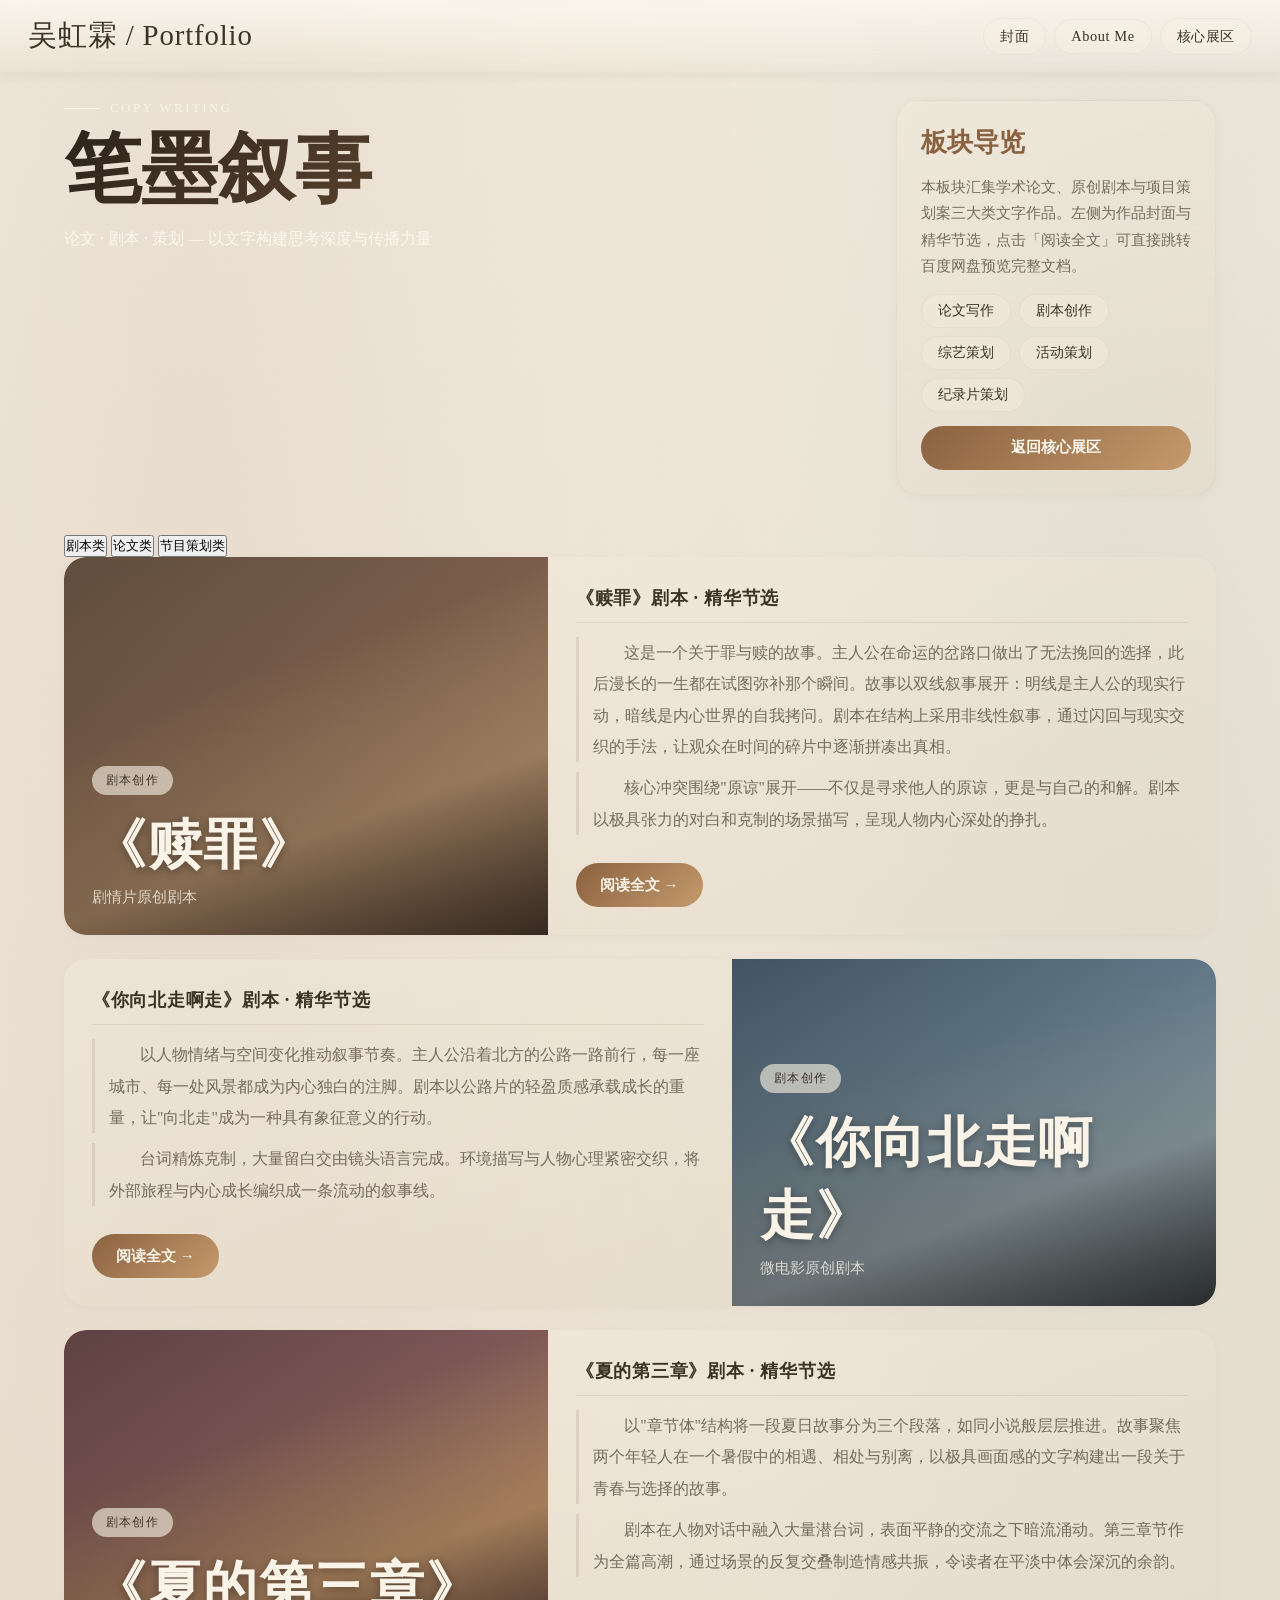
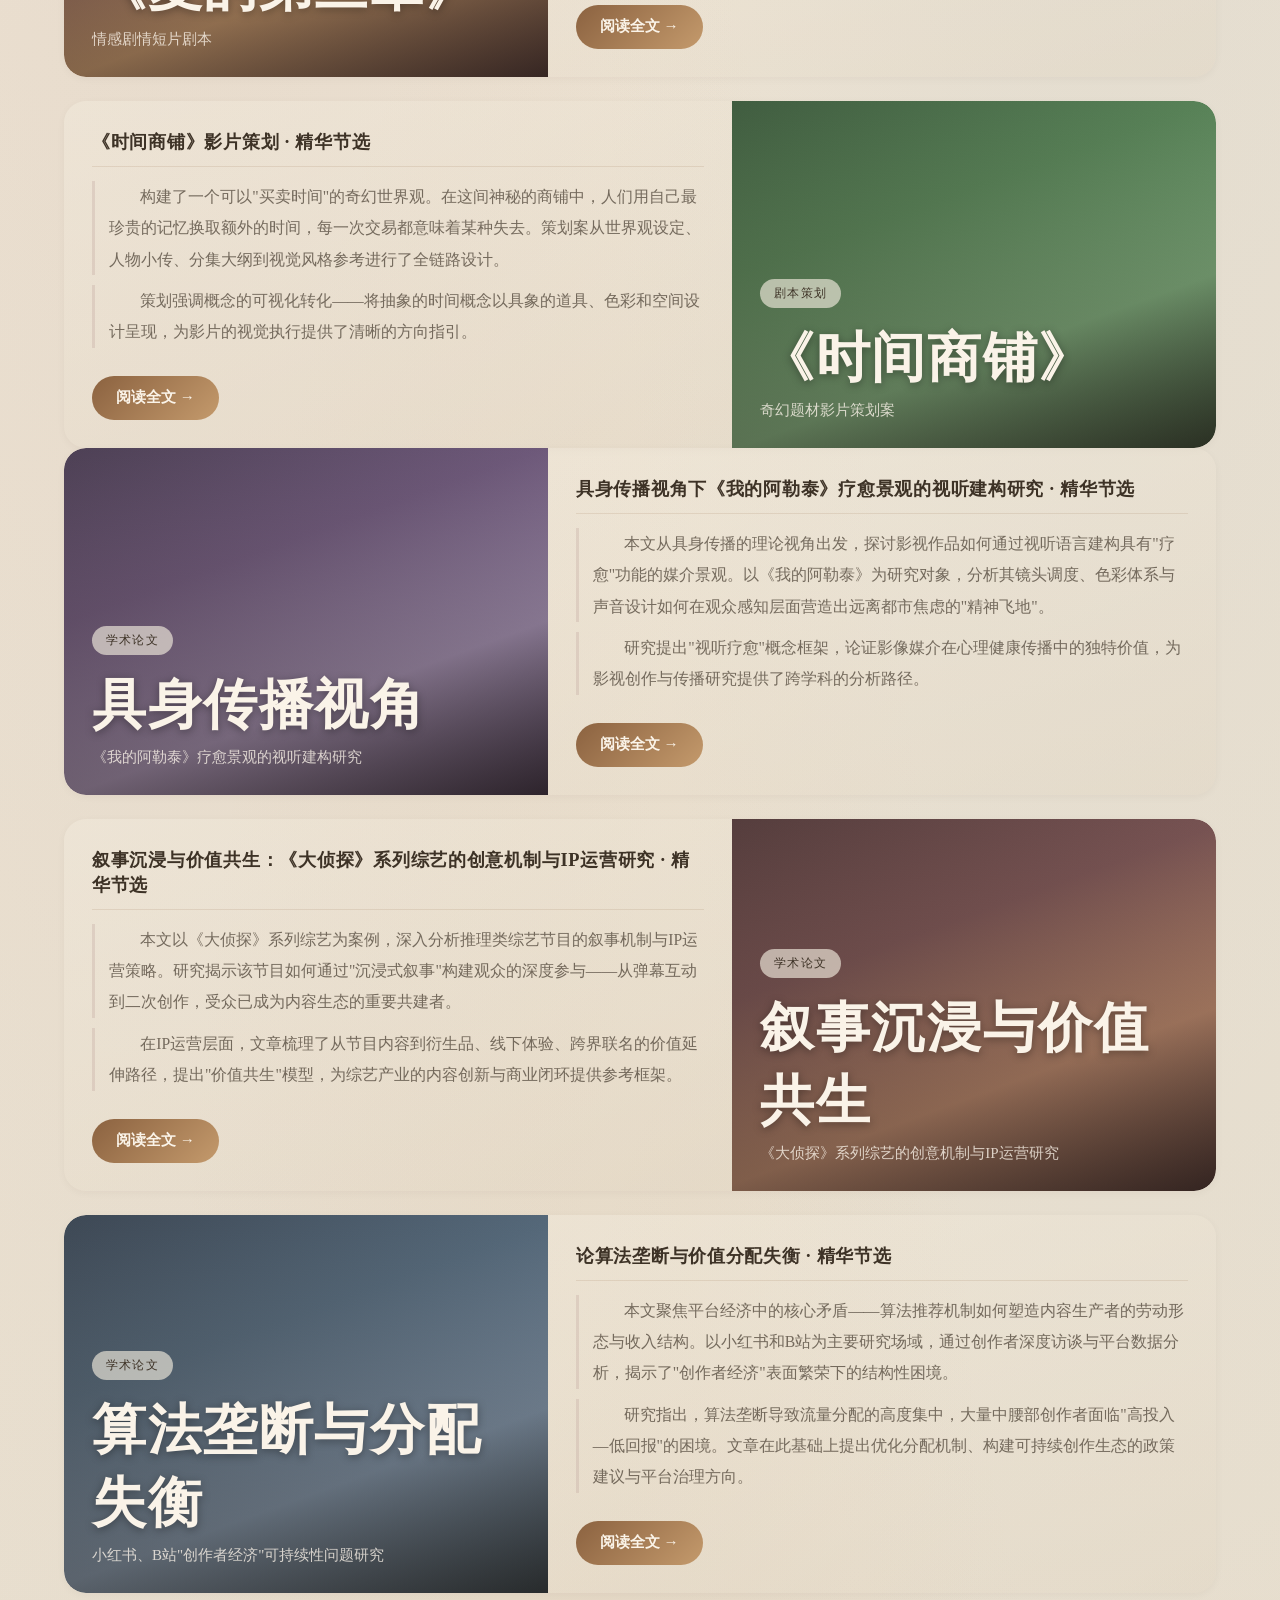
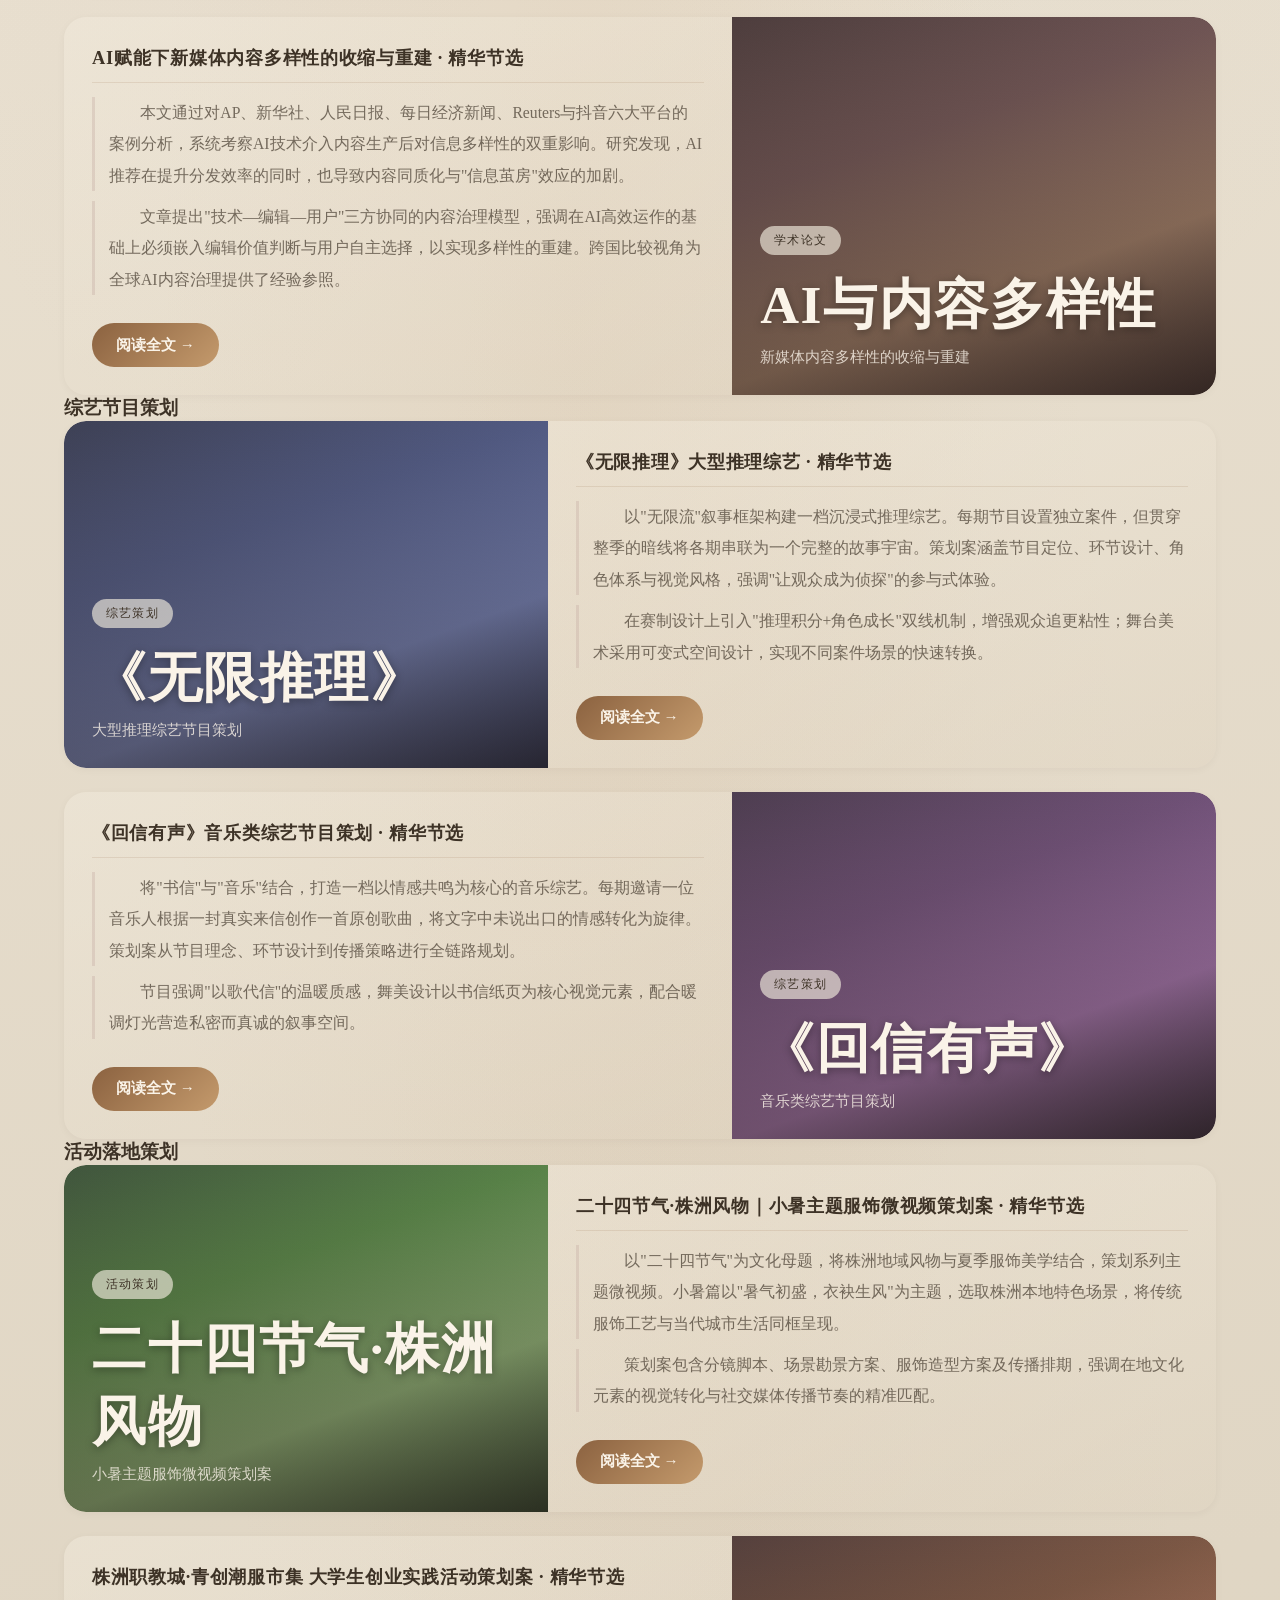
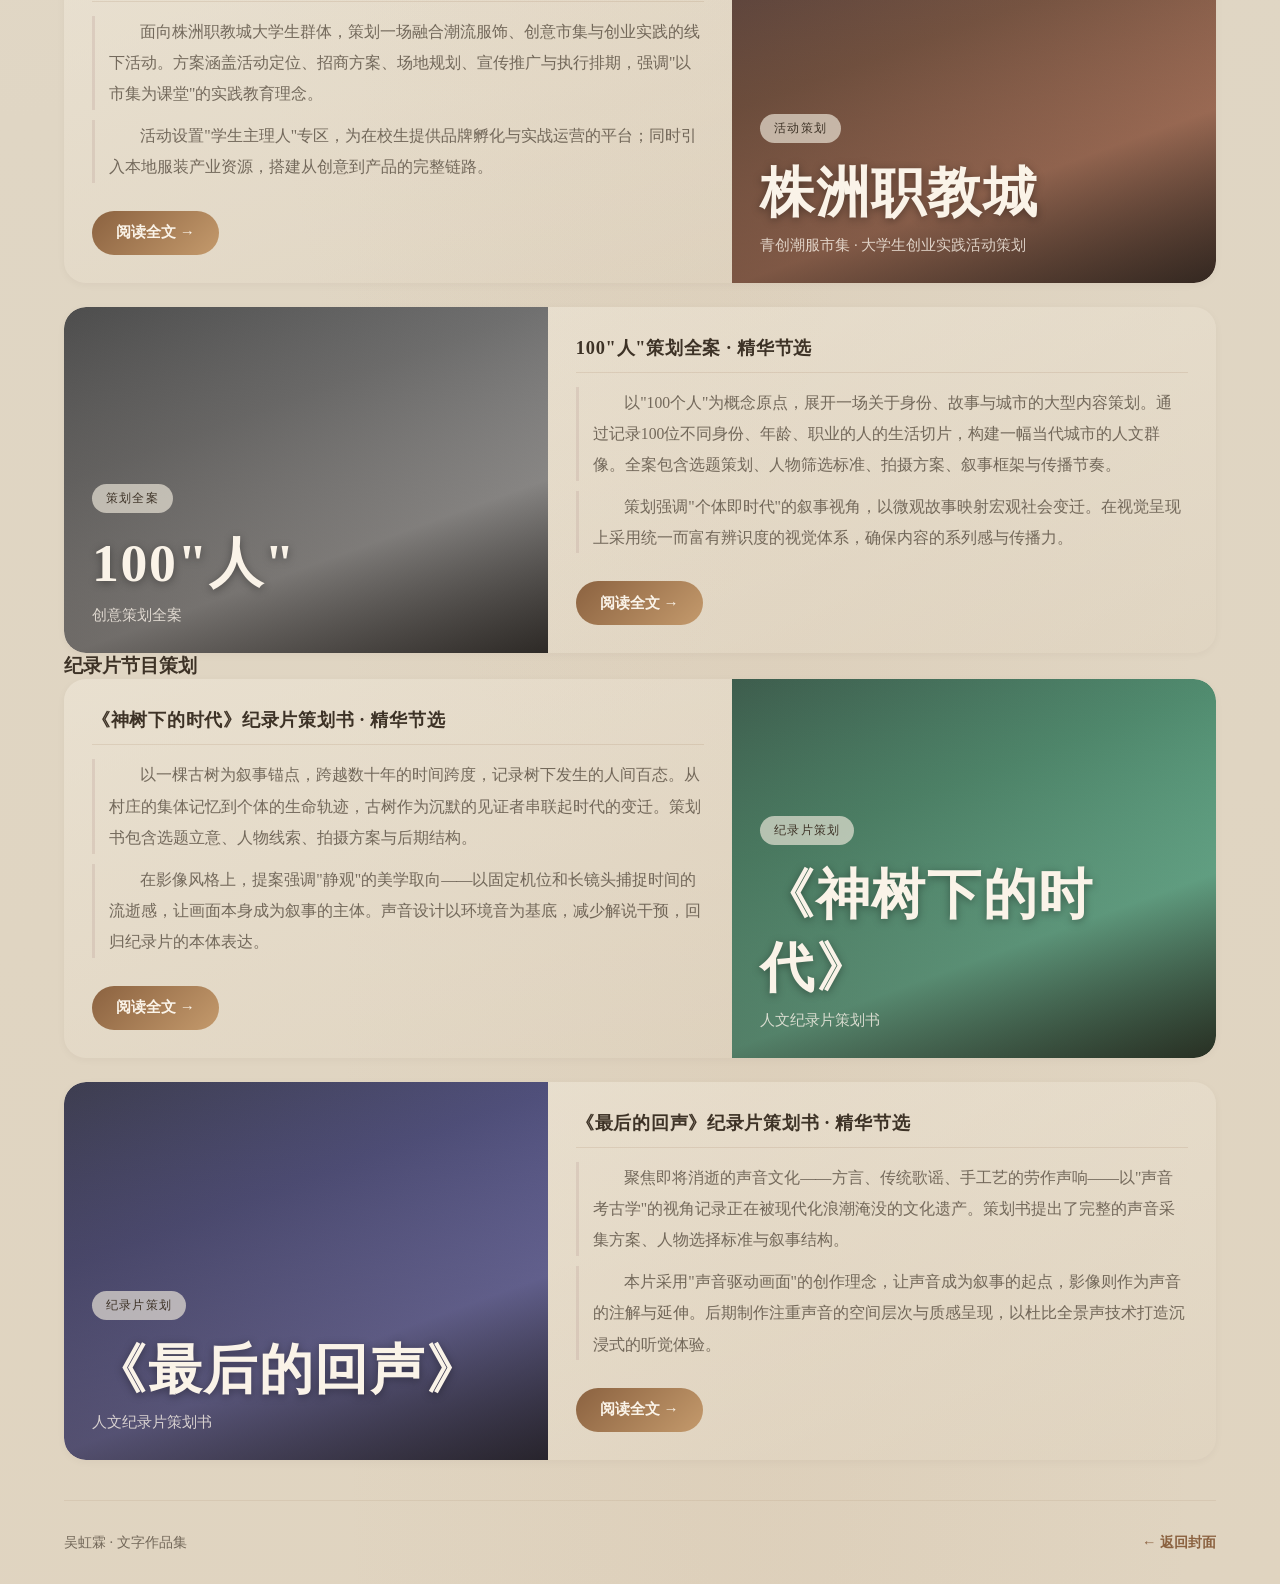
<file: article.html>
<!DOCTYPE html>
<html lang="zh-CN">
<head>
    <meta charset="UTF-8">
    <meta name="viewport" content="width=device-width, initial-scale=1.0">
    <title>笔墨叙事 - 文字作品板块</title>
    <link rel="stylesheet" href="style.css">
    <script defer src="main.js"></script>
</head>
<body>
    <main class="detail-shell">
        <header class="site-topbar">
            <a class="brand" href="index.html#hero">吴虹霖 / Portfolio</a>
            <nav class="quick-links" aria-label="页面导航">
                <a href="index.html#hero">封面</a>
                <a href="index.html#about">About Me</a>
                <a href="index.html#showcase">核心展区</a>
            </nav>
        </header>

        <section class="detail-hero writing-hero">
            <div class="detail-hero__layout">
                <div class="detail-hero__media writing-hero__media">
                    <span class="eyebrow" style="color:#fff8ee">Copy Writing</span>
                    <h1>笔墨叙事</h1>
                    <p style="color:rgba(255,250,243,0.88)">论文 · 剧本 · 策划 — 以文字构建思考深度与传播力量</p>
                </div>
                <div class="detail-panel">
                    <h2>板块导览</h2>
                    <p>本板块汇集学术论文、原创剧本与项目策划案三大类文字作品。左侧为作品封面与精华节选，点击「阅读全文」可直接跳转百度网盘预览完整文档。</p>
                    <div class="tag-row">
                        <span>论文写作</span>
                        <span>剧本创作</span>
                        <span>综艺策划</span>
                        <span>活动策划</span>
                        <span>纪录片策划</span>
                    </div>
                    <a class="link-button" href="index.html#showcase">返回核心展区</a>
                </div>
            </div>
        </section>

        <section class="writing-nav" role="tablist" aria-label="作品分类">
            <button class="writing-tab is-active" type="button" data-target="cat-script">剧本类</button>
            <button class="writing-tab" type="button" data-target="cat-paper">论文类</button>
            <button class="writing-tab" type="button" data-target="cat-planning">节目策划类</button>
        </section>

        <!-- 剧本类 -->
        <section id="cat-script" class="writing-cat is-active">
            <div class="writing-list">

                <article class="writing-item">
                    <div class="writing-cover writing-cover--a">
                        <div class="writing-cover__inner">
                            <span class="writing-cover__tag">剧本创作</span>
                            <h2>《赎罪》</h2>
                            <p>剧情片原创剧本</p>
                        </div>
                    </div>
                    <div class="writing-excerpt">
                        <div class="writing-excerpt__body">
                            <h3>《赎罪》剧本 · 精华节选</h3>
                            <p>这是一个关于罪与赎的故事。主人公在命运的岔路口做出了无法挽回的选择，此后漫长的一生都在试图弥补那个瞬间。故事以双线叙事展开：明线是主人公的现实行动，暗线是内心世界的自我拷问。剧本在结构上采用非线性叙事，通过闪回与现实交织的手法，让观众在时间的碎片中逐渐拼凑出真相。</p>
                            <p>核心冲突围绕"原谅"展开——不仅是寻求他人的原谅，更是与自己的和解。剧本以极具张力的对白和克制的场景描写，呈现人物内心深处的挣扎。</p>
                        </div>
                        <a class="writing-read-btn" href="https://pan.baidu.com/s/1tUs6K0rGsciKrPQjJbTAFQ?pwd=1dun" target="_blank" rel="noreferrer">阅读全文 →</a>
                    </div>
                </article>

                <article class="writing-item writing-item--reverse">
                    <div class="writing-cover writing-cover--b">
                        <div class="writing-cover__inner">
                            <span class="writing-cover__tag">剧本创作</span>
                            <h2>《你向北走啊走》</h2>
                            <p>微电影原创剧本</p>
                        </div>
                    </div>
                    <div class="writing-excerpt">
                        <div class="writing-excerpt__body">
                            <h3>《你向北走啊走》剧本 · 精华节选</h3>
                            <p>以人物情绪与空间变化推动叙事节奏。主人公沿着北方的公路一路前行，每一座城市、每一处风景都成为内心独白的注脚。剧本以公路片的轻盈质感承载成长的重量，让"向北走"成为一种具有象征意义的行动。</p>
                            <p>台词精炼克制，大量留白交由镜头语言完成。环境描写与人物心理紧密交织，将外部旅程与内心成长编织成一条流动的叙事线。</p>
                        </div>
                        <a class="writing-read-btn" href="https://pan.baidu.com/s/11lm-MYaWjDVEPWQbwgnxlQ?pwd=rexi" target="_blank" rel="noreferrer">阅读全文 →</a>
                    </div>
                </article>

                <article class="writing-item">
                    <div class="writing-cover writing-cover--c">
                        <div class="writing-cover__inner">
                            <span class="writing-cover__tag">剧本创作</span>
                            <h2>《夏的第三章》</h2>
                            <p>情感剧情短片剧本</p>
                        </div>
                    </div>
                    <div class="writing-excerpt">
                        <div class="writing-excerpt__body">
                            <h3>《夏的第三章》剧本 · 精华节选</h3>
                            <p>以"章节体"结构将一段夏日故事分为三个段落，如同小说般层层推进。故事聚焦两个年轻人在一个暑假中的相遇、相处与别离，以极具画面感的文字构建出一段关于青春与选择的故事。</p>
                            <p>剧本在人物对话中融入大量潜台词，表面平静的交流之下暗流涌动。第三章节作为全篇高潮，通过场景的反复交叠制造情感共振，令读者在平淡中体会深沉的余韵。</p>
                        </div>
                        <a class="writing-read-btn" href="https://pan.baidu.com/s/1QYaWzt5PHJspI5hAoBB9fA?pwd=wnpg" target="_blank" rel="noreferrer">阅读全文 →</a>
                    </div>
                </article>

                <article class="writing-item writing-item--reverse">
                    <div class="writing-cover writing-cover--d">
                        <div class="writing-cover__inner">
                            <span class="writing-cover__tag">剧本策划</span>
                            <h2>《时间商铺》</h2>
                            <p>奇幻题材影片策划案</p>
                        </div>
                    </div>
                    <div class="writing-excerpt">
                        <div class="writing-excerpt__body">
                            <h3>《时间商铺》影片策划 · 精华节选</h3>
                            <p>构建了一个可以"买卖时间"的奇幻世界观。在这间神秘的商铺中，人们用自己最珍贵的记忆换取额外的时间，每一次交易都意味着某种失去。策划案从世界观设定、人物小传、分集大纲到视觉风格参考进行了全链路设计。</p>
                            <p>策划强调概念的可视化转化——将抽象的时间概念以具象的道具、色彩和空间设计呈现，为影片的视觉执行提供了清晰的方向指引。</p>
                        </div>
                        <a class="writing-read-btn" href="https://pan.baidu.com/s/1Hq9_KS_nR9xcThRflxBVbg?pwd=866c" target="_blank" rel="noreferrer">阅读全文 →</a>
                    </div>
                </article>

            </div>
        </section>

        <!-- 论文类 -->
        <section id="cat-paper" class="writing-cat">
            <div class="writing-list">

                <article class="writing-item">
                    <div class="writing-cover writing-cover--e">
                        <div class="writing-cover__inner">
                            <span class="writing-cover__tag">学术论文</span>
                            <h2>具身传播视角</h2>
                            <p>《我的阿勒泰》疗愈景观的视听建构研究</p>
                        </div>
                    </div>
                    <div class="writing-excerpt">
                        <div class="writing-excerpt__body">
                            <h3>具身传播视角下《我的阿勒泰》疗愈景观的视听建构研究 · 精华节选</h3>
                            <p>本文从具身传播的理论视角出发，探讨影视作品如何通过视听语言建构具有"疗愈"功能的媒介景观。以《我的阿勒泰》为研究对象，分析其镜头调度、色彩体系与声音设计如何在观众感知层面营造出远离都市焦虑的"精神飞地"。</p>
                            <p>研究提出"视听疗愈"概念框架，论证影像媒介在心理健康传播中的独特价值，为影视创作与传播研究提供了跨学科的分析路径。</p>
                        </div>
                        <a class="writing-read-btn" href="https://pan.baidu.com/s/1UM657cvj9BCdlg8DFx9YPg?pwd=hhcx" target="_blank" rel="noreferrer">阅读全文 →</a>
                    </div>
                </article>

                <article class="writing-item writing-item--reverse">
                    <div class="writing-cover writing-cover--f">
                        <div class="writing-cover__inner">
                            <span class="writing-cover__tag">学术论文</span>
                            <h2>叙事沉浸与价值共生</h2>
                            <p>《大侦探》系列综艺的创意机制与IP运营研究</p>
                        </div>
                    </div>
                    <div class="writing-excerpt">
                        <div class="writing-excerpt__body">
                            <h3>叙事沉浸与价值共生：《大侦探》系列综艺的创意机制与IP运营研究 · 精华节选</h3>
                            <p>本文以《大侦探》系列综艺为案例，深入分析推理类综艺节目的叙事机制与IP运营策略。研究揭示该节目如何通过"沉浸式叙事"构建观众的深度参与——从弹幕互动到二次创作，受众已成为内容生态的重要共建者。</p>
                            <p>在IP运营层面，文章梳理了从节目内容到衍生品、线下体验、跨界联名的价值延伸路径，提出"价值共生"模型，为综艺产业的内容创新与商业闭环提供参考框架。</p>
                        </div>
                        <a class="writing-read-btn" href="https://pan.baidu.com/s/1xT6qSdsaT0FB8waVGqmN_Q?pwd=vrqh" target="_blank" rel="noreferrer">阅读全文 →</a>
                    </div>
                </article>

                <article class="writing-item">
                    <div class="writing-cover writing-cover--g">
                        <div class="writing-cover__inner">
                            <span class="writing-cover__tag">学术论文</span>
                            <h2>算法垄断与分配失衡</h2>
                            <p>小红书、B站"创作者经济"可持续性问题研究</p>
                        </div>
                    </div>
                    <div class="writing-excerpt">
                        <div class="writing-excerpt__body">
                            <h3>论算法垄断与价值分配失衡 · 精华节选</h3>
                            <p>本文聚焦平台经济中的核心矛盾——算法推荐机制如何塑造内容生产者的劳动形态与收入结构。以小红书和B站为主要研究场域，通过创作者深度访谈与平台数据分析，揭示了"创作者经济"表面繁荣下的结构性困境。</p>
                            <p>研究指出，算法垄断导致流量分配的高度集中，大量中腰部创作者面临"高投入—低回报"的困境。文章在此基础上提出优化分配机制、构建可持续创作生态的政策建议与平台治理方向。</p>
                        </div>
                        <a class="writing-read-btn" href="https://pan.baidu.com/s/1L5YfN1R6KDeF-NVh6pHtPw?pwd=s73c" target="_blank" rel="noreferrer">阅读全文 →</a>
                    </div>
                </article>

                <article class="writing-item writing-item--reverse">
                    <div class="writing-cover writing-cover--h">
                        <div class="writing-cover__inner">
                            <span class="writing-cover__tag">学术论文</span>
                            <h2>AI与内容多样性</h2>
                            <p>新媒体内容多样性的收缩与重建</p>
                        </div>
                    </div>
                    <div class="writing-excerpt">
                        <div class="writing-excerpt__body">
                            <h3>AI赋能下新媒体内容多样性的收缩与重建 · 精华节选</h3>
                            <p>本文通过对AP、新华社、人民日报、每日经济新闻、Reuters与抖音六大平台的案例分析，系统考察AI技术介入内容生产后对信息多样性的双重影响。研究发现，AI推荐在提升分发效率的同时，也导致内容同质化与"信息茧房"效应的加剧。</p>
                            <p>文章提出"技术—编辑—用户"三方协同的内容治理模型，强调在AI高效运作的基础上必须嵌入编辑价值判断与用户自主选择，以实现多样性的重建。跨国比较视角为全球AI内容治理提供了经验参照。</p>
                        </div>
                        <a class="writing-read-btn" href="https://pan.baidu.com/s/1PLkfuxi_Q-OqdKZxGA_abg?pwd=ehxx" target="_blank" rel="noreferrer">阅读全文 →</a>
                    </div>
                </article>

            </div>
        </section>

        <!-- 节目策划类 -->
        <section id="cat-planning" class="writing-cat">
            <div class="writing-subcat">
                <h3 class="writing-subcat__title">综艺节目策划</h3>
                <div class="writing-list">

                    <article class="writing-item">
                        <div class="writing-cover writing-cover--i">
                            <div class="writing-cover__inner">
                                <span class="writing-cover__tag">综艺策划</span>
                                <h2>《无限推理》</h2>
                                <p>大型推理综艺节目策划</p>
                            </div>
                        </div>
                        <div class="writing-excerpt">
                            <div class="writing-excerpt__body">
                                <h3>《无限推理》大型推理综艺 · 精华节选</h3>
                                <p>以"无限流"叙事框架构建一档沉浸式推理综艺。每期节目设置独立案件，但贯穿整季的暗线将各期串联为一个完整的故事宇宙。策划案涵盖节目定位、环节设计、角色体系与视觉风格，强调"让观众成为侦探"的参与式体验。</p>
                                <p>在赛制设计上引入"推理积分+角色成长"双线机制，增强观众追更粘性；舞台美术采用可变式空间设计，实现不同案件场景的快速转换。</p>
                            </div>
                            <a class="writing-read-btn" href="https://pan.baidu.com/s/1MZT0VecFpHjMyQWzG7sEoA?pwd=pu9k" target="_blank" rel="noreferrer">阅读全文 →</a>
                        </div>
                    </article>

                    <article class="writing-item writing-item--reverse">
                        <div class="writing-cover writing-cover--j">
                            <div class="writing-cover__inner">
                                <span class="writing-cover__tag">综艺策划</span>
                                <h2>《回信有声》</h2>
                                <p>音乐类综艺节目策划</p>
                            </div>
                        </div>
                        <div class="writing-excerpt">
                            <div class="writing-excerpt__body">
                                <h3>《回信有声》音乐类综艺节目策划 · 精华节选</h3>
                                <p>将"书信"与"音乐"结合，打造一档以情感共鸣为核心的音乐综艺。每期邀请一位音乐人根据一封真实来信创作一首原创歌曲，将文字中未说出口的情感转化为旋律。策划案从节目理念、环节设计到传播策略进行全链路规划。</p>
                                <p>节目强调"以歌代信"的温暖质感，舞美设计以书信纸页为核心视觉元素，配合暖调灯光营造私密而真诚的叙事空间。</p>
                            </div>
                            <a class="writing-read-btn" href="https://pan.baidu.com/s/1BG-brk8b10CaPRwdRyo2dw?pwd=8ehs" target="_blank" rel="noreferrer">阅读全文 →</a>
                        </div>
                    </article>

                </div>
            </div>

            <div class="writing-subcat">
                <h3 class="writing-subcat__title">活动落地策划</h3>
                <div class="writing-list">

                    <article class="writing-item">
                        <div class="writing-cover writing-cover--k">
                            <div class="writing-cover__inner">
                                <span class="writing-cover__tag">活动策划</span>
                                <h2>二十四节气·株洲风物</h2>
                                <p>小暑主题服饰微视频策划案</p>
                            </div>
                        </div>
                        <div class="writing-excerpt">
                            <div class="writing-excerpt__body">
                                <h3>二十四节气·株洲风物｜小暑主题服饰微视频策划案 · 精华节选</h3>
                                <p>以"二十四节气"为文化母题，将株洲地域风物与夏季服饰美学结合，策划系列主题微视频。小暑篇以"暑气初盛，衣袂生风"为主题，选取株洲本地特色场景，将传统服饰工艺与当代城市生活同框呈现。</p>
                                <p>策划案包含分镜脚本、场景勘景方案、服饰造型方案及传播排期，强调在地文化元素的视觉转化与社交媒体传播节奏的精准匹配。</p>
                            </div>
                            <a class="writing-read-btn" href="https://pan.baidu.com/s/1NqwOu4l8IyxeYyZ6tEteHA?pwd=8qa3" target="_blank" rel="noreferrer">阅读全文 →</a>
                        </div>
                    </article>

                    <article class="writing-item writing-item--reverse">
                        <div class="writing-cover writing-cover--l">
                            <div class="writing-cover__inner">
                                <span class="writing-cover__tag">活动策划</span>
                                <h2>株洲职教城</h2>
                                <p>青创潮服市集 · 大学生创业实践活动策划</p>
                            </div>
                        </div>
                        <div class="writing-excerpt">
                            <div class="writing-excerpt__body">
                                <h3>株洲职教城·青创潮服市集 大学生创业实践活动策划案 · 精华节选</h3>
                                <p>面向株洲职教城大学生群体，策划一场融合潮流服饰、创意市集与创业实践的线下活动。方案涵盖活动定位、招商方案、场地规划、宣传推广与执行排期，强调"以市集为课堂"的实践教育理念。</p>
                                <p>活动设置"学生主理人"专区，为在校生提供品牌孵化与实战运营的平台；同时引入本地服装产业资源，搭建从创意到产品的完整链路。</p>
                            </div>
                            <a class="writing-read-btn" href="https://pan.baidu.com/s/1j-UKzWKxvZ3W3Nkx_qVUaA?pwd=311q" target="_blank" rel="noreferrer">阅读全文 →</a>
                        </div>
                    </article>

                    <article class="writing-item">
                        <div class="writing-cover writing-cover--m">
                            <div class="writing-cover__inner">
                                <span class="writing-cover__tag">策划全案</span>
                                <h2>100"人"</h2>
                                <p>创意策划全案</p>
                            </div>
                        </div>
                        <div class="writing-excerpt">
                            <div class="writing-excerpt__body">
                                <h3>100"人"策划全案 · 精华节选</h3>
                                <p>以"100个人"为概念原点，展开一场关于身份、故事与城市的大型内容策划。通过记录100位不同身份、年龄、职业的人的生活切片，构建一幅当代城市的人文群像。全案包含选题策划、人物筛选标准、拍摄方案、叙事框架与传播节奏。</p>
                                <p>策划强调"个体即时代"的叙事视角，以微观故事映射宏观社会变迁。在视觉呈现上采用统一而富有辨识度的视觉体系，确保内容的系列感与传播力。</p>
                            </div>
                            <a class="writing-read-btn" href="https://pan.baidu.com/s/1feH_9SfBopOiXW4YHUxFFw?pwd=2d26" target="_blank" rel="noreferrer">阅读全文 →</a>
                        </div>
                    </article>

                </div>
            </div>

            <div class="writing-subcat">
                <h3 class="writing-subcat__title">纪录片节目策划</h3>
                <div class="writing-list">

                    <article class="writing-item writing-item--reverse">
                        <div class="writing-cover writing-cover--n">
                            <div class="writing-cover__inner">
                                <span class="writing-cover__tag">纪录片策划</span>
                                <h2>《神树下的时代》</h2>
                                <p>人文纪录片策划书</p>
                            </div>
                        </div>
                        <div class="writing-excerpt">
                            <div class="writing-excerpt__body">
                                <h3>《神树下的时代》纪录片策划书 · 精华节选</h3>
                                <p>以一棵古树为叙事锚点，跨越数十年的时间跨度，记录树下发生的人间百态。从村庄的集体记忆到个体的生命轨迹，古树作为沉默的见证者串联起时代的变迁。策划书包含选题立意、人物线索、拍摄方案与后期结构。</p>
                                <p>在影像风格上，提案强调"静观"的美学取向——以固定机位和长镜头捕捉时间的流逝感，让画面本身成为叙事的主体。声音设计以环境音为基底，减少解说干预，回归纪录片的本体表达。</p>
                            </div>
                            <a class="writing-read-btn" href="https://pan.baidu.com/s/1HuQBXQaih5j3YW337eXVeA?pwd=cdm6" target="_blank" rel="noreferrer">阅读全文 →</a>
                        </div>
                    </article>

                    <article class="writing-item">
                        <div class="writing-cover writing-cover--o">
                            <div class="writing-cover__inner">
                                <span class="writing-cover__tag">纪录片策划</span>
                                <h2>《最后的回声》</h2>
                                <p>人文纪录片策划书</p>
                            </div>
                        </div>
                        <div class="writing-excerpt">
                            <div class="writing-excerpt__body">
                                <h3>《最后的回声》纪录片策划书 · 精华节选</h3>
                                <p>聚焦即将消逝的声音文化——方言、传统歌谣、手工艺的劳作声响——以"声音考古学"的视角记录正在被现代化浪潮淹没的文化遗产。策划书提出了完整的声音采集方案、人物选择标准与叙事结构。</p>
                                <p>本片采用"声音驱动画面"的创作理念，让声音成为叙事的起点，影像则作为声音的注解与延伸。后期制作注重声音的空间层次与质感呈现，以杜比全景声技术打造沉浸式的听觉体验。</p>
                            </div>
                            <a class="writing-read-btn" href="https://pan.baidu.com/s/1L0Q9vBYgNGwqkJKPRGzVhQ?pwd=v4rk" target="_blank" rel="noreferrer">阅读全文 →</a>
                        </div>
                    </article>

                </div>
            </div>
        </section>

        <footer class="footer-note">
            <span>吴虹霖 · 文字作品集</span>
            <a href="index.html#hero">← 返回封面</a>
        </footer>
    </main>

    <script>
        const writingTabs = Array.from(document.querySelectorAll('.writing-tab'));
        const writingCats = Array.from(document.querySelectorAll('.writing-cat'));

        function activateCat(catId) {
            writingTabs.forEach(t => {
                t.classList.toggle('is-active', t.dataset.target === catId);
            });
            writingCats.forEach(c => {
                c.classList.toggle('is-active', c.id === catId);
            });
        }

        writingTabs.forEach((tab) => {
            tab.addEventListener('click', () => {
                activateCat(tab.dataset.target);
                history.replaceState(null, '', '#' + tab.dataset.target);
            });
        });

        function handleHash() {
            const hash = window.location.hash.replace('#', '');
            if (hash) {
                const target = document.getElementById(hash);
                if (target && target.classList.contains('writing-cat')) {
                    activateCat(hash);
                    setTimeout(() => {
                        document.querySelector('.writing-nav').scrollIntoView({ behavior: 'smooth', block: 'start' });
                    }, 100);
                }
            }
        }

        handleHash();
        window.addEventListener('hashchange', handleHash);
    </script>
</body>
</html>
</file>
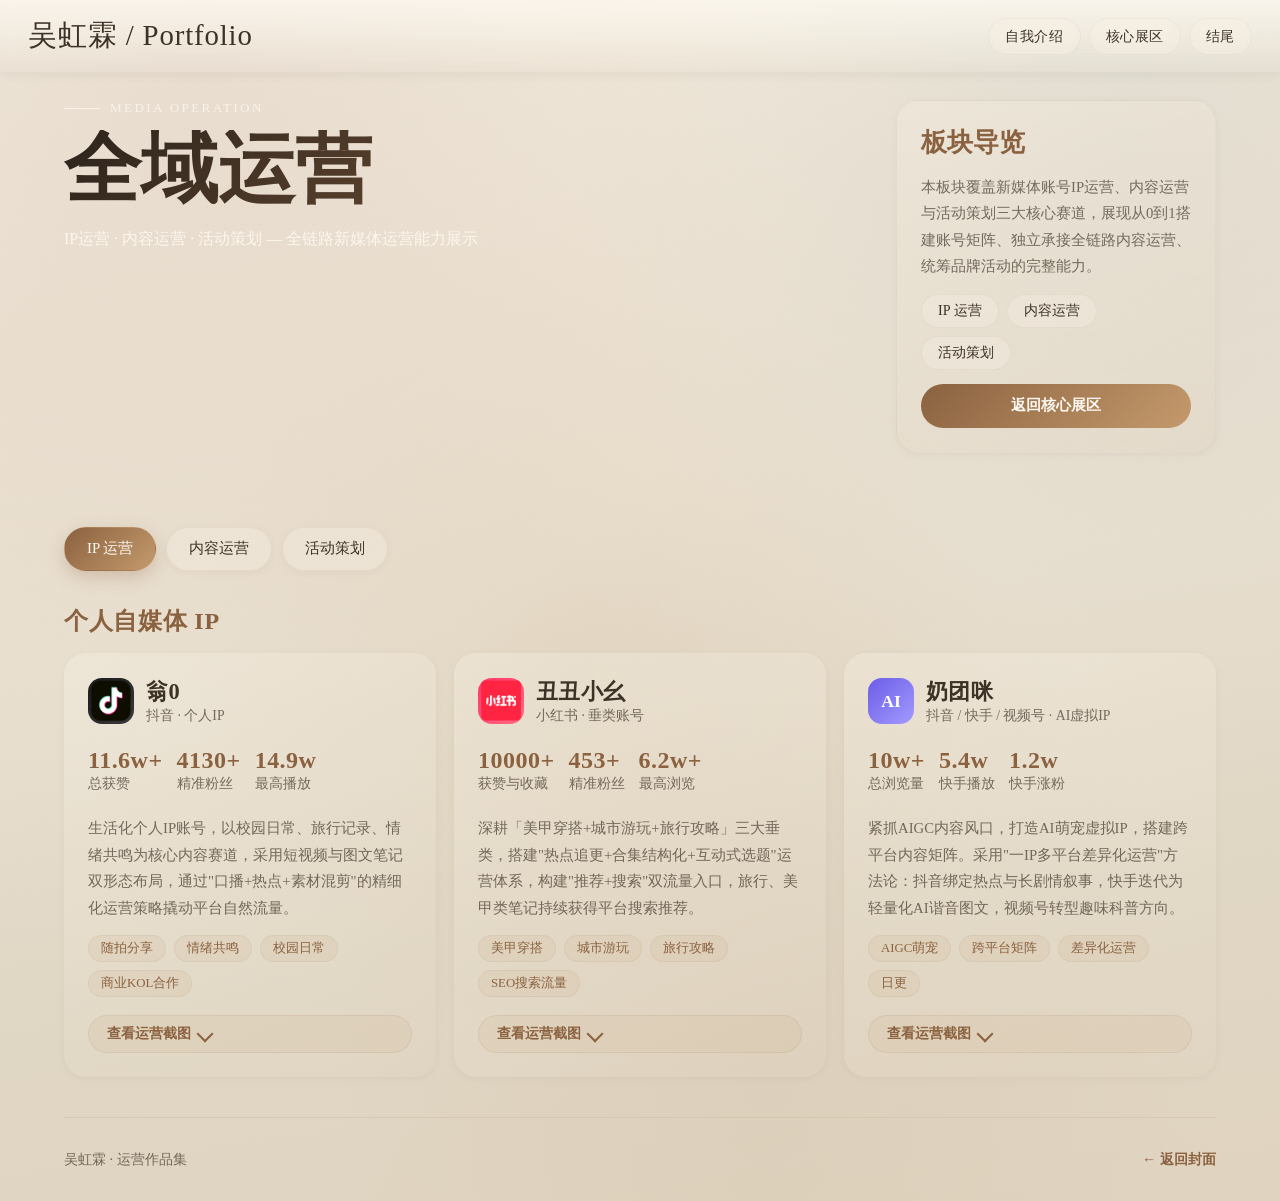
<file: operate.html>
<!DOCTYPE html>
<html lang="zh-CN">
<head>
    <meta charset="UTF-8">
    <meta name="viewport" content="width=device-width, initial-scale=1.0">
    <title>全域运营 - 新媒体与活动全链路展示</title>
    <link rel="stylesheet" href="style.css">
    <script defer src="main.js"></script>
</head>
<body>
    <main class="detail-shell">
        <header class="site-topbar">
            <a class="brand" href="index.html#about">吴虹霖 / Portfolio</a>
            <nav class="quick-links" aria-label="页面导航">
                <a href="index.html#about">自我介绍</a>
                <a href="index.html#board-motion">核心展区</a>
                <a href="index.html#closing">结尾</a>
            </nav>
        </header>

        <section class="detail-hero operate-hero">
            <div class="detail-hero__layout">
                <div class="detail-hero__media operate-hero__media">
                    <span class="eyebrow" style="color:#fff8ee">Media Operation</span>
                    <h1>全域运营</h1>
                    <p style="color:rgba(255,250,243,0.88)">IP运营 · 内容运营 · 活动策划 — 全链路新媒体运营能力展示</p>
                </div>
                <div class="detail-panel">
                    <h2>板块导览</h2>
                    <p>本板块覆盖新媒体账号IP运营、内容运营与活动策划三大核心赛道，展现从0到1搭建账号矩阵、独立承接全链路内容运营、统筹品牌活动的完整能力。</p>
                    <div class="tag-row">
                        <span>IP 运营</span>
                        <span>内容运营</span>
                        <span>活动策划</span>
                    </div>
                    <a class="link-button" href="index.html#showcase">返回核心展区</a>
                </div>
            </div>
        </section>

        <section class="operate-nav" role="tablist" aria-label="运营分类">
            <button class="operate-nav-tab is-active" type="button" data-target="ocat-ip">IP 运营</button>
            <button class="operate-nav-tab" type="button" data-target="ocat-content">内容运营</button>
            <button class="operate-nav-tab" type="button" data-target="ocat-event">活动策划</button>
        </section>

        <!-- IP 运营 -->
        <section id="ocat-ip" class="operate-cat is-active">

            <div class="operate-subcat">
                <h3 class="operate-subcat__title">个人自媒体 IP</h3>
                <div class="operate-grid operate-grid--3">

                    <!-- 抖音-翁0 -->
                    <article class="operate-card">
                        <div class="operate-card__header">
                            <div class="operate-card__icon operate-card__icon--douyin">
                                <img src="assets/operate/douyin_icon.png" alt="抖音">
                            </div>
                            <div>
                                <h3>翁0</h3>
                                <span style="color:var(--muted);font-size:0.86rem">抖音 · 个人IP</span>
                            </div>
                        </div>
                        <div class="operate-card__stat">
                            <div><strong>11.6w+</strong><span>总获赞</span></div>
                            <div><strong>4130+</strong><span>精准粉丝</span></div>
                            <div><strong>14.9w</strong><span>最高播放</span></div>
                        </div>
                        <p>生活化个人IP账号，以校园日常、旅行记录、情绪共鸣为核心内容赛道，采用短视频与图文笔记双形态布局，通过"口播+热点+素材混剪"的精细化运营策略撬动平台自然流量。</p>
                        <div class="operate-card__tags">
                            <span>随拍分享</span>
                            <span>情绪共鸣</span>
                            <span>校园日常</span>
                            <span>商业KOL合作</span>
                        </div>
                        <button class="gallery-toggle" type="button" aria-expanded="false">查看运营截图</button>
                        <div class="gallery-strip" hidden>
                            <div class="gallery-strip__inner">
                                <figure class="gallery-fig">
                                    <img src="assets/operate/weng0/overview.png" alt="账号总览">
                                    <figcaption>账号主页总览</figcaption>
                                </figure>
                                <figure class="gallery-fig">
                                    <img src="assets/operate/weng0/viral.png" alt="爆款内容">
                                    <figcaption>爆款内容数据</figcaption>
                                </figure>
                                <figure class="gallery-fig">
                                    <img src="assets/operate/weng0/kol1.png" alt="KOL合作1">
                                    <figcaption>商业KOL合作</figcaption>
                                </figure>
                                <figure class="gallery-fig">
                                    <img src="assets/operate/weng0/kol2.png" alt="KOL合作2">
                                    <figcaption>KOL合作案例</figcaption>
                                </figure>
                                <figure class="gallery-fig">
                                    <img src="assets/operate/weng0/hot1.png" alt="热点内容1">
                                    <figcaption>热点内容</figcaption>
                                </figure>
                                <figure class="gallery-fig">
                                    <img src="assets/operate/weng0/hot2.png" alt="热点内容2">
                                    <figcaption>热门视频</figcaption>
                                </figure>
                            </div>
                        </div>
                    </article>

                    <!-- 小红书-丑丑小幺 -->
                    <article class="operate-card">
                        <div class="operate-card__header">
                            <div class="operate-card__icon operate-card__icon--xhs">
                                <img src="assets/operate/xhs_icon.png" alt="小红书">
                            </div>
                            <div>
                                <h3>丑丑小幺</h3>
                                <span style="color:var(--muted);font-size:0.86rem">小红书 · 垂类账号</span>
                            </div>
                        </div>
                        <div class="operate-card__stat">
                            <div><strong>10000+</strong><span>获赞与收藏</span></div>
                            <div><strong>453+</strong><span>精准粉丝</span></div>
                            <div><strong>6.2w+</strong><span>最高浏览</span></div>
                        </div>
                        <p>深耕「美甲穿搭+城市游玩+旅行攻略」三大垂类，搭建"热点追更+合集结构化+互动式选题"运营体系，构建"推荐+搜索"双流量入口，旅行、美甲类笔记持续获得平台搜索推荐。</p>
                        <div class="operate-card__tags">
                            <span>美甲穿搭</span>
                            <span>城市游玩</span>
                            <span>旅行攻略</span>
                            <span>SEO搜索流量</span>
                        </div>
                        <button class="gallery-toggle" type="button" aria-expanded="false">查看运营截图</button>
                        <div class="gallery-strip" hidden>
                            <div class="gallery-strip__inner">
                                <figure class="gallery-fig">
                                    <img src="assets/operate/chouchou/overview.png" alt="账号总览">
                                    <figcaption>账号主页总览</figcaption>
                                </figure>
                                <figure class="gallery-fig">
                                    <img src="assets/operate/chouchou/viral1.png" alt="爆款内容1">
                                    <figcaption>爆款笔记</figcaption>
                                </figure>
                                <figure class="gallery-fig">
                                    <img src="assets/operate/chouchou/viral2.png" alt="爆款内容2">
                                    <figcaption>热门内容</figcaption>
                                </figure>
                                <figure class="gallery-fig">
                                    <img src="assets/operate/chouchou/viral3.png" alt="爆款内容3">
                                    <figcaption>搜索推荐流量</figcaption>
                                </figure>
                            </div>
                        </div>
                    </article>

                    <!-- 奶团咪矩阵 -->
                    <article class="operate-card">
                        <div class="operate-card__header">
                            <div class="operate-card__icon operate-card__icon--matrix">AI</div>
                            <div>
                                <h3>奶团咪</h3>
                                <span style="color:var(--muted);font-size:0.86rem">抖音 / 快手 / 视频号 · AI虚拟IP</span>
                            </div>
                        </div>
                        <div class="operate-card__stat">
                            <div><strong>10w+</strong><span>总浏览量</span></div>
                            <div><strong>5.4w</strong><span>快手播放</span></div>
                            <div><strong>1.2w</strong><span>快手涨粉</span></div>
                        </div>
                        <p>紧抓AIGC内容风口，打造AI萌宠虚拟IP，搭建跨平台内容矩阵。采用"一IP多平台差异化运营"方法论：抖音绑定热点与长剧情叙事，快手迭代为轻量化AI谐音图文，视频号转型趣味科普方向。</p>
                        <div class="operate-card__tags">
                            <span>AIGC萌宠</span>
                            <span>跨平台矩阵</span>
                            <span>差异化运营</span>
                            <span>日更</span>
                        </div>
                        <button class="gallery-toggle" type="button" aria-expanded="false">查看运营截图</button>
                        <div class="gallery-strip" hidden>
                            <div class="gallery-strip__inner">
                                <figure class="gallery-fig">
                                    <img src="assets/operate/naituan/ip.jpg" alt="IP形象">
                                    <figcaption>AI虚拟IP形象</figcaption>
                                </figure>
                                <figure class="gallery-fig">
                                    <img src="assets/operate/naituan/douyin1.jpg" alt="抖音内容">
                                    <figcaption>抖音 · 长剧情叙事</figcaption>
                                </figure>
                                <figure class="gallery-fig">
                                    <img src="assets/operate/naituan/kuaishou1.jpg" alt="快手内容">
                                    <figcaption>快手 · 谐音图文</figcaption>
                                </figure>
                                <figure class="gallery-fig">
                                    <img src="assets/operate/naituan/shipinhao1.jpg" alt="视频号内容">
                                    <figcaption>视频号 · 趣味科普</figcaption>
                                </figure>
                            </div>
                        </div>
                    </article>

                </div>
            </div>
        </section>

        <!-- 内容运营 -->
        <section id="ocat-content" class="operate-cat">

            <div class="operate-subcat">
                <h3 class="operate-subcat__title">微信公众号 & 视频号运营</h3>
                <div class="operate-grid operate-grid--3">

                    <!-- 传媒星青年 -->
                    <article class="operate-card">
                        <div class="operate-card__header">
                            <div class="operate-card__icon operate-card__icon--wechat">
                                <img src="assets/operate/wechat_icon.png" alt="公众号">
                            </div>
                            <div>
                                <h3>传媒星青年</h3>
                                <span style="color:var(--muted);font-size:0.86rem">学院官方公众号</span>
                            </div>
                        </div>
                        <div class="operate-card__stat">
                            <div><strong>200+</strong><span>年产出推文</span></div>
                            <div><strong>10万+</strong><span>年均浏览</span></div>
                            <div><strong>15000+</strong><span>覆盖用户</span></div>
                        </div>
                        <p>独立运营学院官方公众号及对应视频号全链路工作。打造"传媒新视界""每周箴言""凡星灿烂""三下乡""班级建设"等原创栏目，开创音频推文、视频互动等创新形式，破千推文15篇，最高浏览量2000+。视频号最高浏览量破4000+。</p>
                        <div class="operate-card__tags">
                            <span>原创栏目</span>
                            <span>视频号运营</span>
                            <span>音频推文</span>
                        </div>
                    </article>

                    <!-- 胡师姐团队 -->
                    <article class="operate-card">
                        <div class="operate-card__header">
                            <div class="operate-card__icon operate-card__icon--media">教</div>
                            <div>
                                <h3>胡师姐新传教育</h3>
                                <span style="color:var(--muted);font-size:0.86rem">教育垂类 · 微信公众号</span>
                            </div>
                        </div>
                        <p>深度参与「胡师姐新传考博」「胡师姐新传保研」教育垂类账号运营，负责选题策划、新闻报道与时讯发布，覆盖新传学科前沿资讯、考博保研经验分享、学术期刊动态等核心内容方向。</p>
                        <div class="operate-card__tags">
                            <span>新传考博</span>
                            <span>新传保研</span>
                            <span>学术资讯</span>
                            <span>经验分享</span>
                        </div>
                    </article>

                    <!-- 重庆卫视 -->
                    <article class="operate-card">
                        <div class="operate-card__header">
                            <div class="operate-card__icon operate-card__icon--event">卫</div>
                            <div>
                                <h3>重庆卫视</h3>
                                <span style="color:var(--muted);font-size:0.86rem">卫视内容项目</span>
                            </div>
                        </div>
                        <p>参与重庆卫视相关内容项目，负责《思想的力量》第三季预热视频创作、二创剪辑与短视频内容产出，结合卫视品牌调性与新媒体传播规律，完成从长内容到短传播的转化与扩散。</p>
                        <div class="operate-card__tags">
                            <span>预热视频</span>
                            <span>二创剪辑</span>
                            <span>短视频</span>
                        </div>
                    </article>

                </div>
            </div>
        </section>

        <!-- 活动策划 -->
        <section id="ocat-event" class="operate-cat">

            <div class="operate-subcat">
                <h3 class="operate-subcat__title">校园品牌活动企划</h3>
                <div class="operate-event-grid">

                    <!-- 涂鸦大赛 -->
                    <article class="operate-event-card">
                        <div class="operate-event-card__media" style="background: linear-gradient(135deg, #e17055, #fdcb6e);"></div>
                        <div class="operate-event-card__body">
                            <h3>校园文化节涂鸦大赛</h3>
                            <p>全程主导重庆邮电大学第十八届涂鸦大赛策划与执行，贯通方案策划、落地执行、宣传推广完整流程。</p>
                            <div class="operate-event-card__links">
                                <a href="https://pan.baidu.com/s/1Wp0K4DHr8hJNwLtdioJUhw?pwd=kpxg" target="_blank" rel="noreferrer">策划书详情</a>
                                <span style="font-size:0.82rem;color:var(--muted);align-self:center">预热 / 总结 / 视频推文</span>
                            </div>
                        </div>
                    </article>

                    <!-- 艺彩鎏光 -->
                    <article class="operate-event-card">
                        <div class="operate-event-card__media" style="background: linear-gradient(135deg, #6c5ce7, #a29bfe);"></div>
                        <div class="operate-event-card__body">
                            <h3>艺彩鎏光颁奖典礼</h3>
                            <p>负责第十七届、第十八届"艺彩鎏光"颁奖典礼暨总结表彰大会的全流程策划、预热宣传与现场执行，统筹节目编排、颁奖环节与媒体宣发。</p>
                            <div class="operate-event-card__links">
                                <span style="font-size:0.82rem;color:var(--muted);">预热推文 / 总结推文</span>
                            </div>
                        </div>
                    </article>

                    <!-- 声动南山 -->
                    <article class="operate-event-card">
                        <div class="operate-event-card__media" style="background: linear-gradient(135deg, #e74c3c, #e67e22);"></div>
                        <div class="operate-event-card__body">
                            <h3>"声动南山"合唱比赛</h3>
                            <p>负责第五届、第六届"声动南山"合唱比赛的活动宣发工作，包括赛前预热推文策划、活动现场记录与赛后总结报道。</p>
                            <div class="operate-event-card__links">
                                <span style="font-size:0.82rem;color:var(--muted);">预热推文 / 总结推文</span>
                            </div>
                        </div>
                    </article>

                </div>
            </div>

            <div class="operate-subcat">
                <h3 class="operate-subcat__title">策划能力延伸</h3>
                <div class="operate-grid operate-grid--2">
                    <div class="operate-hero-card">
                        <h3>综艺节目策划</h3>
                        <p>具备从创意构思、方案架构到执行落地的综艺节目全案策划能力，代表作品：</p>
                        <ul>
                            <li>《无限推理》大型推理综艺 — 以"无限流"叙事框架构建沉浸式推理体验</li>
                            <li>《回信有声》音乐类综艺 — 将"书信"与"音乐"结合的创新节目模式</li>
                        </ul>
                        <div style="margin-top:10px">
                            <a href="article.html#cat-planning" style="color:var(--accent);font-weight:600">查看完整策划案 →</a>
                        </div>
                    </div>
                    <div class="operate-hero-card">
                        <h3>品牌活动企划</h3>
                        <p>深耕校园品牌全案企划，全程主导校内各类品牌活动，贯通方案策划、落地执行、宣传推广完整流程。核心项目包括涂鸦大赛、艺彩鎏光颁奖典礼、声动南山合唱比赛等校园品牌活动。</p>
                        <ul>
                            <li>活动定位与创意构思 · 招商方案与资源整合</li>
                            <li>场地规划与执行排期 · 预热宣传与数据复盘</li>
                        </ul>
                    </div>
                </div>
            </div>
        </section>

        <footer class="footer-note">
            <span>吴虹霖 · 运营作品集</span>
            <a href="index.html#hero">← 返回封面</a>
        </footer>
    </main>

    <script>
        const operateNavTabs = Array.from(document.querySelectorAll('.operate-nav-tab'));
        const operateCats = Array.from(document.querySelectorAll('.operate-cat'));

        function activateCat(catId) {
            operateNavTabs.forEach(t => {
                t.classList.toggle('is-active', t.dataset.target === catId);
            });
            operateCats.forEach(c => {
                c.classList.toggle('is-active', c.id === catId);
            });
        }

        operateNavTabs.forEach((tab) => {
            tab.addEventListener('click', () => {
                activateCat(tab.dataset.target);
                history.replaceState(null, '', '#' + tab.dataset.target);
            });
        });

        function handleHash() {
            const hash = window.location.hash.replace('#', '');
            if (hash) {
                const target = document.getElementById(hash);
                if (target && target.classList.contains('operate-cat')) {
                    activateCat(hash);
                    setTimeout(() => {
                        document.querySelector('.operate-nav').scrollIntoView({ behavior: 'smooth', block: 'start' });
                    }, 100);
                }
            }
        }

        handleHash();
        window.addEventListener('hashchange', handleHash);

        document.querySelectorAll('.gallery-toggle').forEach(btn => {
            btn.addEventListener('click', () => {
                const strip = btn.nextElementSibling;
                const expanded = btn.getAttribute('aria-expanded') === 'true';
                btn.setAttribute('aria-expanded', !expanded);
                strip.hidden = expanded;
            });
        });
    </script>
</body>
</html>
</file>
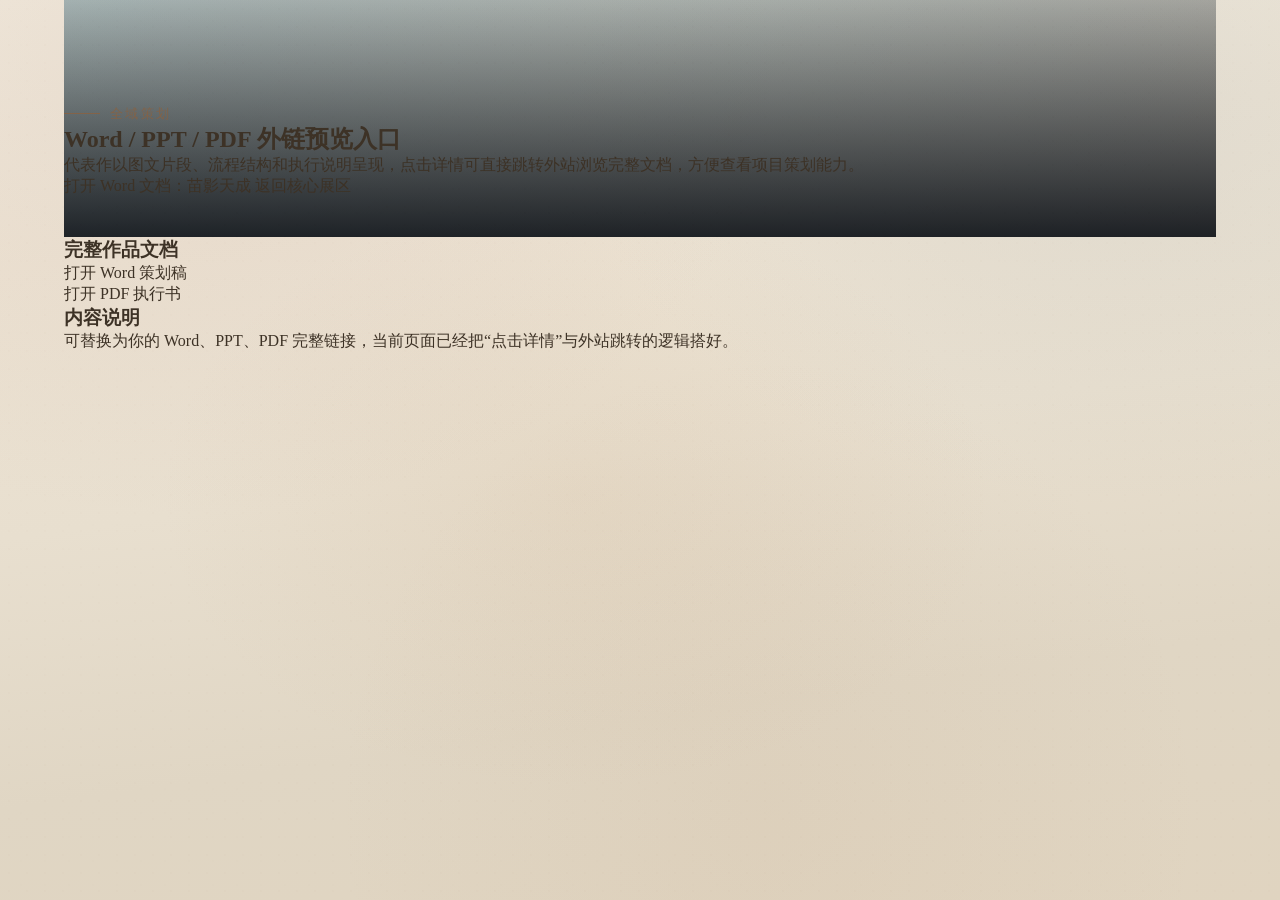
<file: photo.html>
<!DOCTYPE html>
<html lang="zh-CN">
<head>
    <meta charset="UTF-8">
    <meta name="viewport" content="width=device-width, initial-scale=1.0">
    <title>全域策划 - 独立作品页</title>
    <link rel="stylesheet" href="style.css">
</head>
<body>
    <main class="detail-shell">
        <section class="detail-hero" style="background-image: linear-gradient(180deg, rgba(7, 11, 17, 0.18), rgba(7, 11, 17, 0.88)), linear-gradient(135deg, rgba(88, 176, 208, 0.26), rgba(9, 13, 20, 0.14));">
            <div class="detail-title">
                <p class="eyebrow">全域策划</p>
                <h1>Word / PPT / PDF 外链预览入口</h1>
                <p>代表作以图文片段、流程结构和执行说明呈现，点击详情可直接跳转外站浏览完整文档，方便查看项目策划能力。</p>
                <div class="detail-actions">
                    <a class="button button-primary" href="assets/docs/纪录片 《苗影天成·九黎印象》 呈现文字.docx" target="_blank" rel="noreferrer">打开 Word 文档：苗影天成</a>
                    <a class="button button-secondary" href="index.html#works-exhibit">返回核心展区</a>
                </div>
            </div>
        </section>

        <section class="detail-body">
            <div class="detail-grid">
                <article class="detail-info">
                    <h3>完整作品文档</h3>
                    <p><a class="button button-detail" href="https://example.com/strategy-word" target="_blank" rel="noreferrer">打开 Word 策划稿</a></p>
                    <p><a class="button button-detail" href="https://example.com/strategy-pdf" target="_blank" rel="noreferrer">打开 PDF 执行书</a></p>
                </article>
                <article class="detail-info">
                    <h3>内容说明</h3>
                    <p>可替换为你的 Word、PPT、PDF 完整链接，当前页面已经把“点击详情”与外站跳转的逻辑搭好。</p>
                </article>
            </div>
        </section>
    </main>
</body>
</html>
</file>
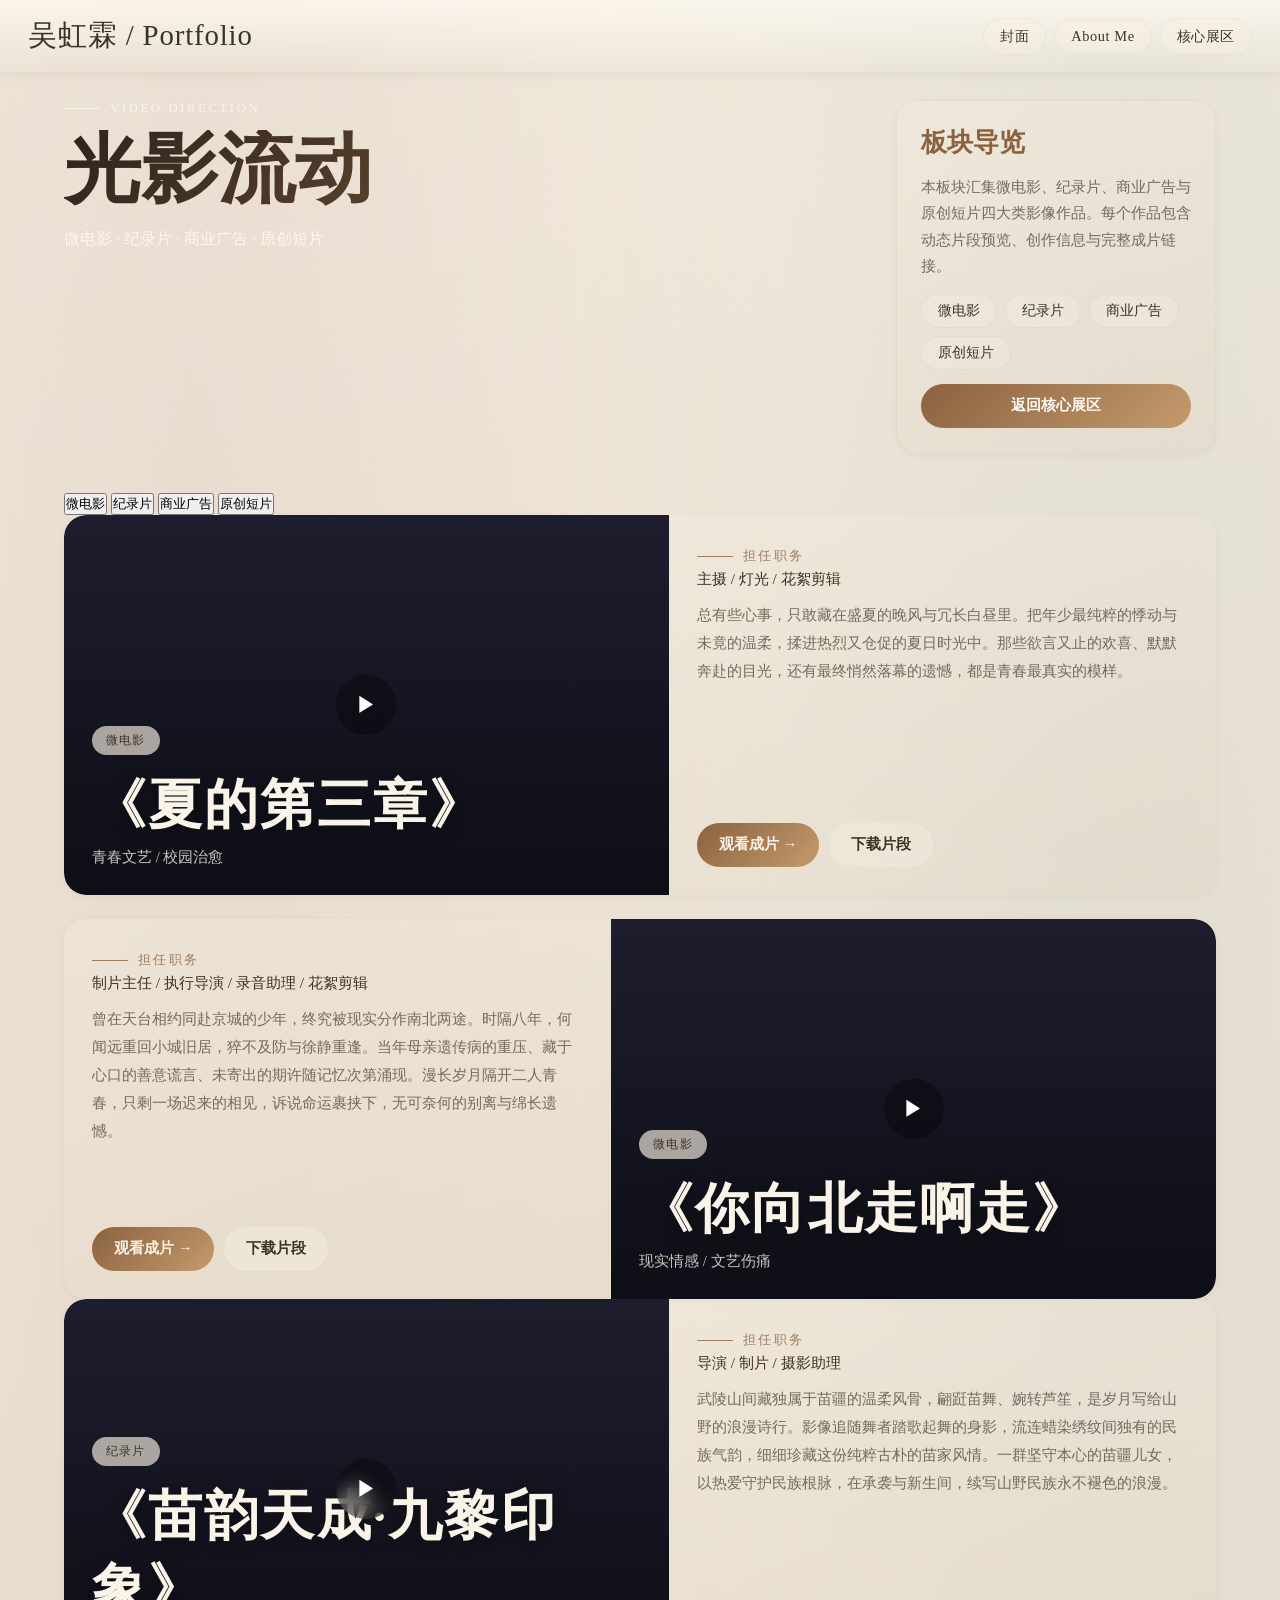
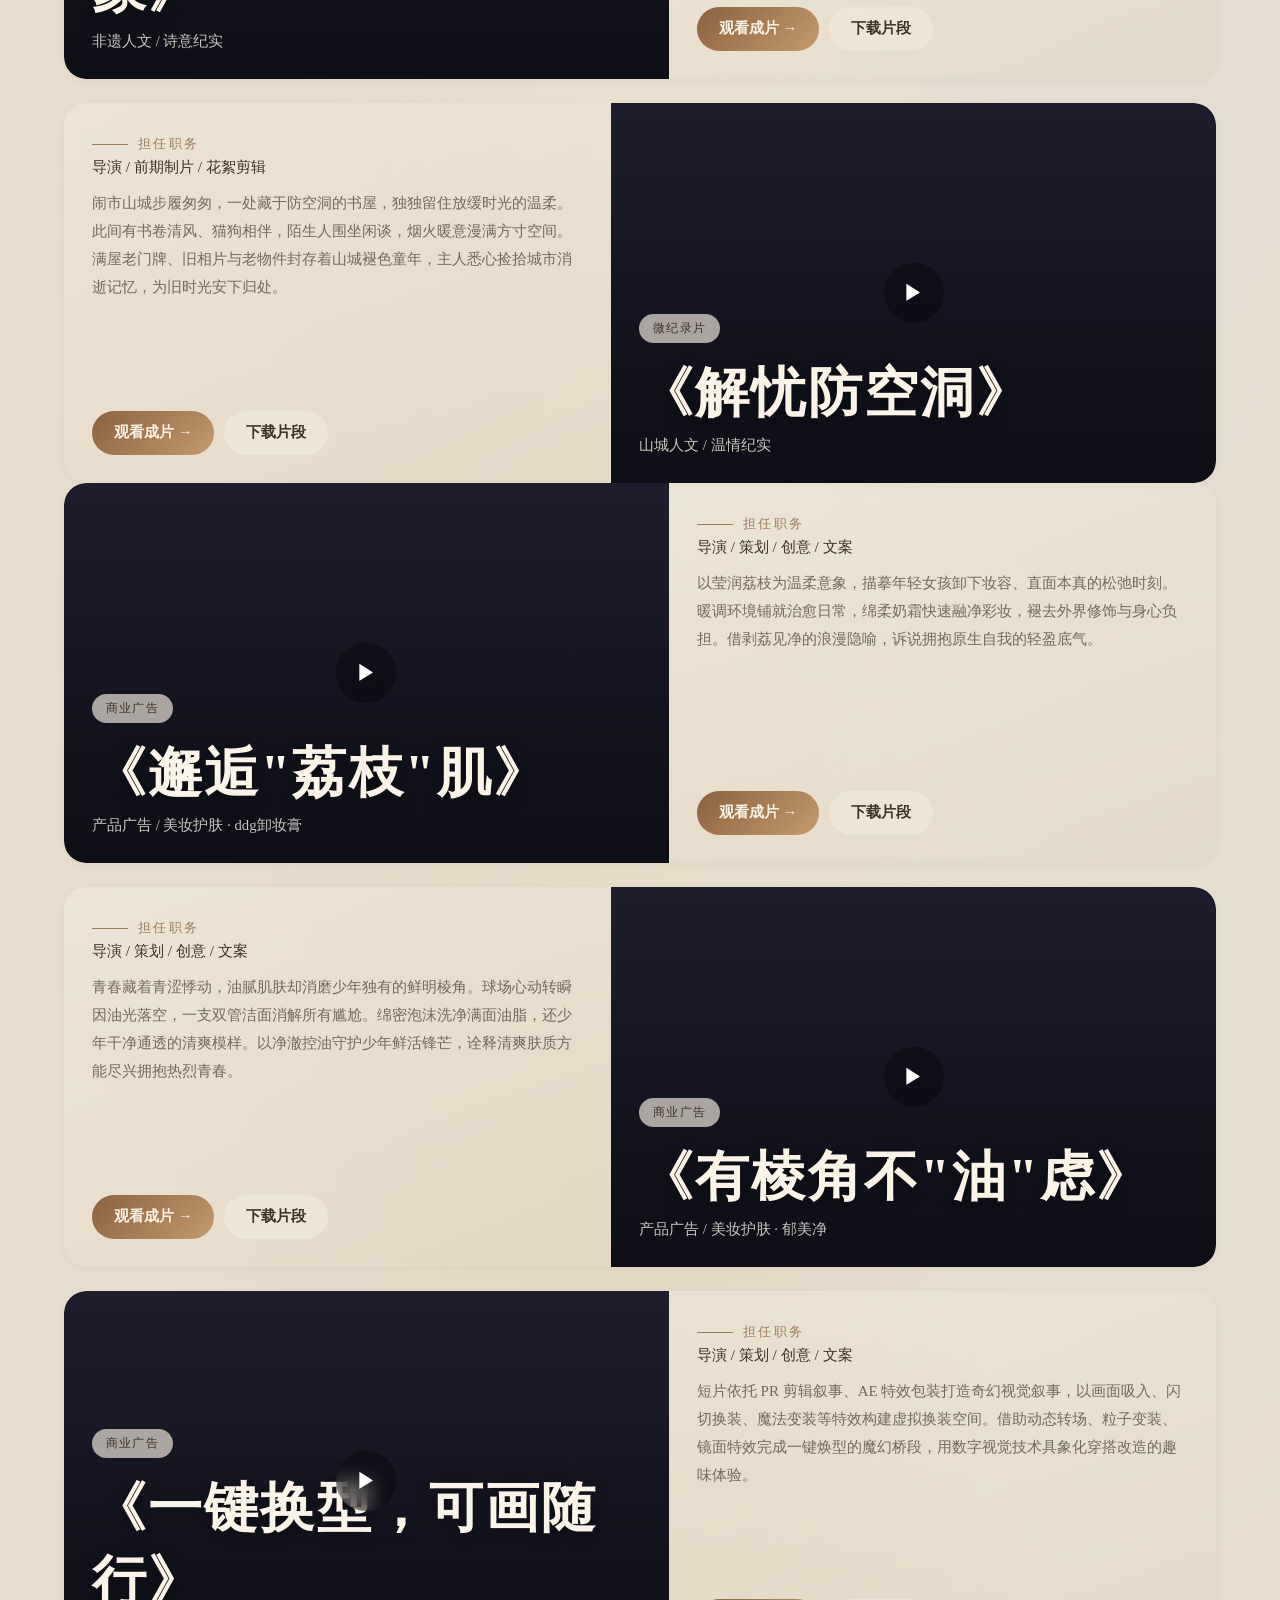
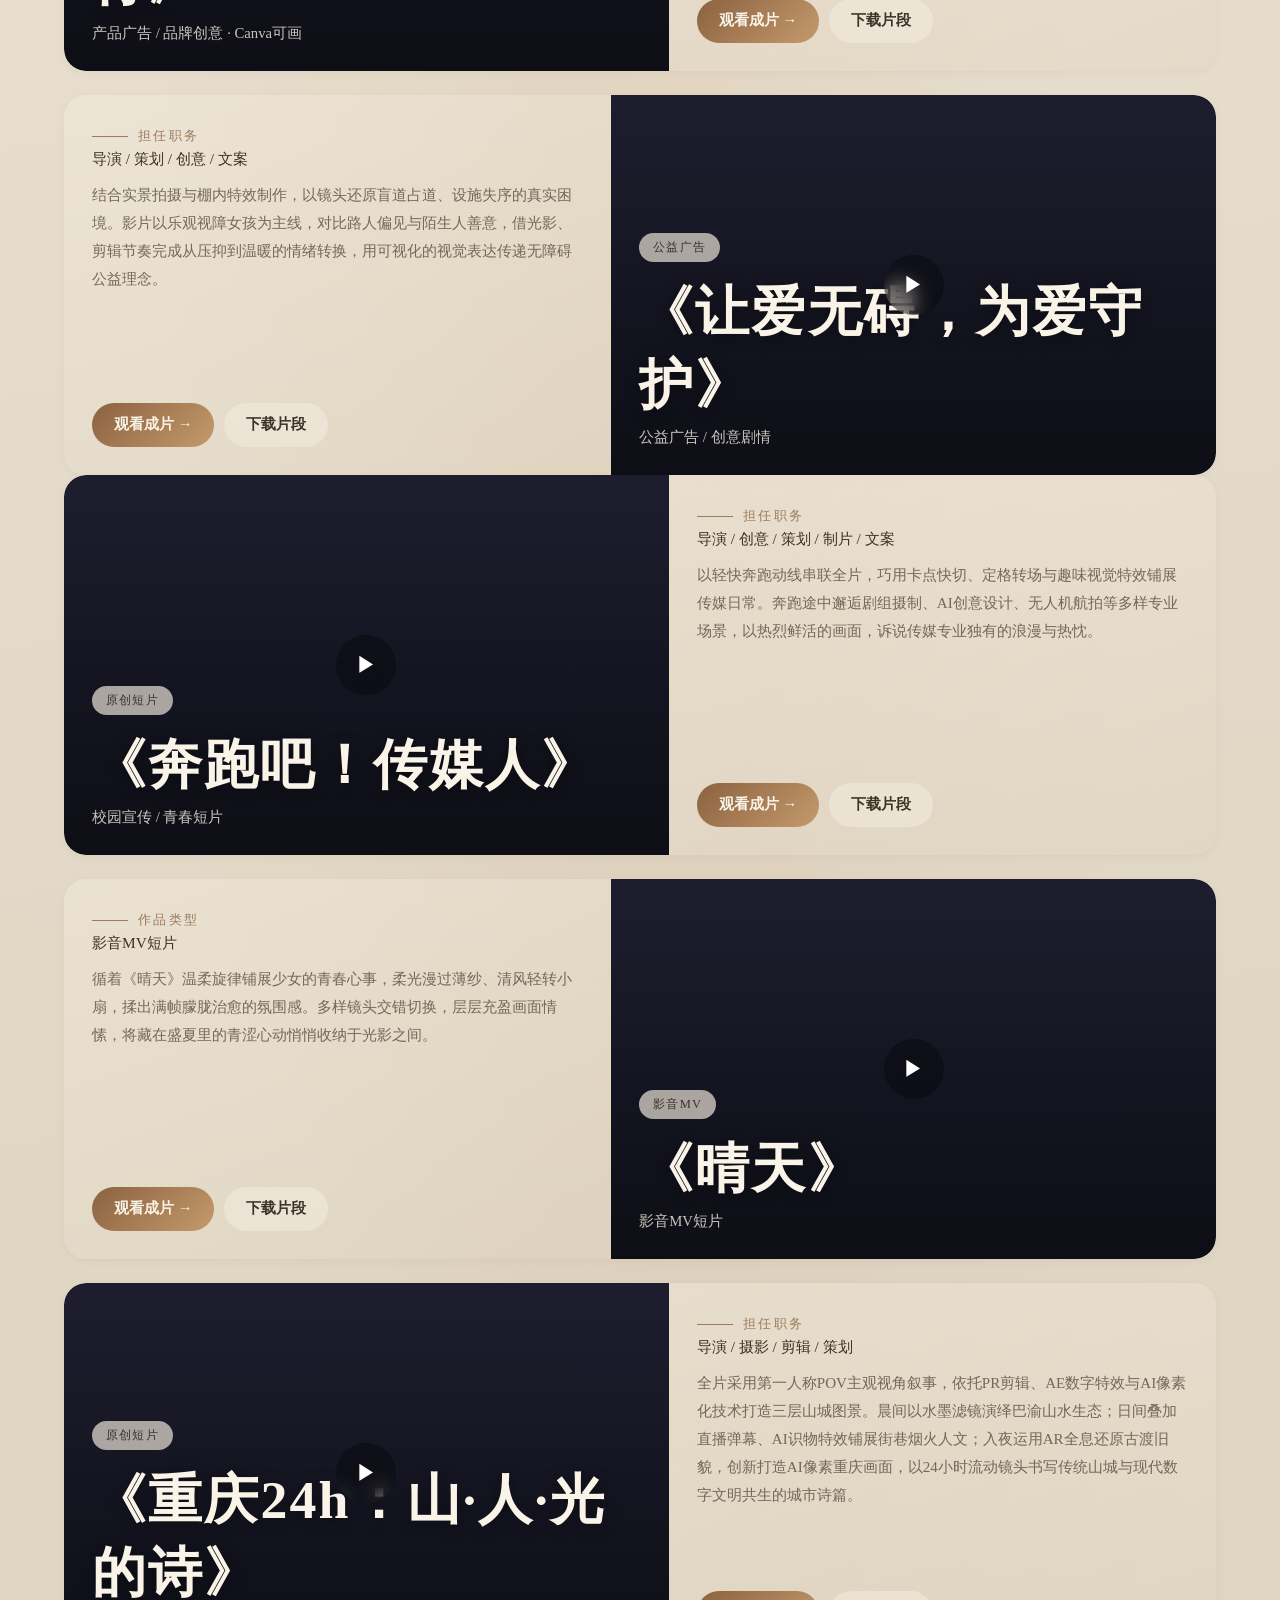
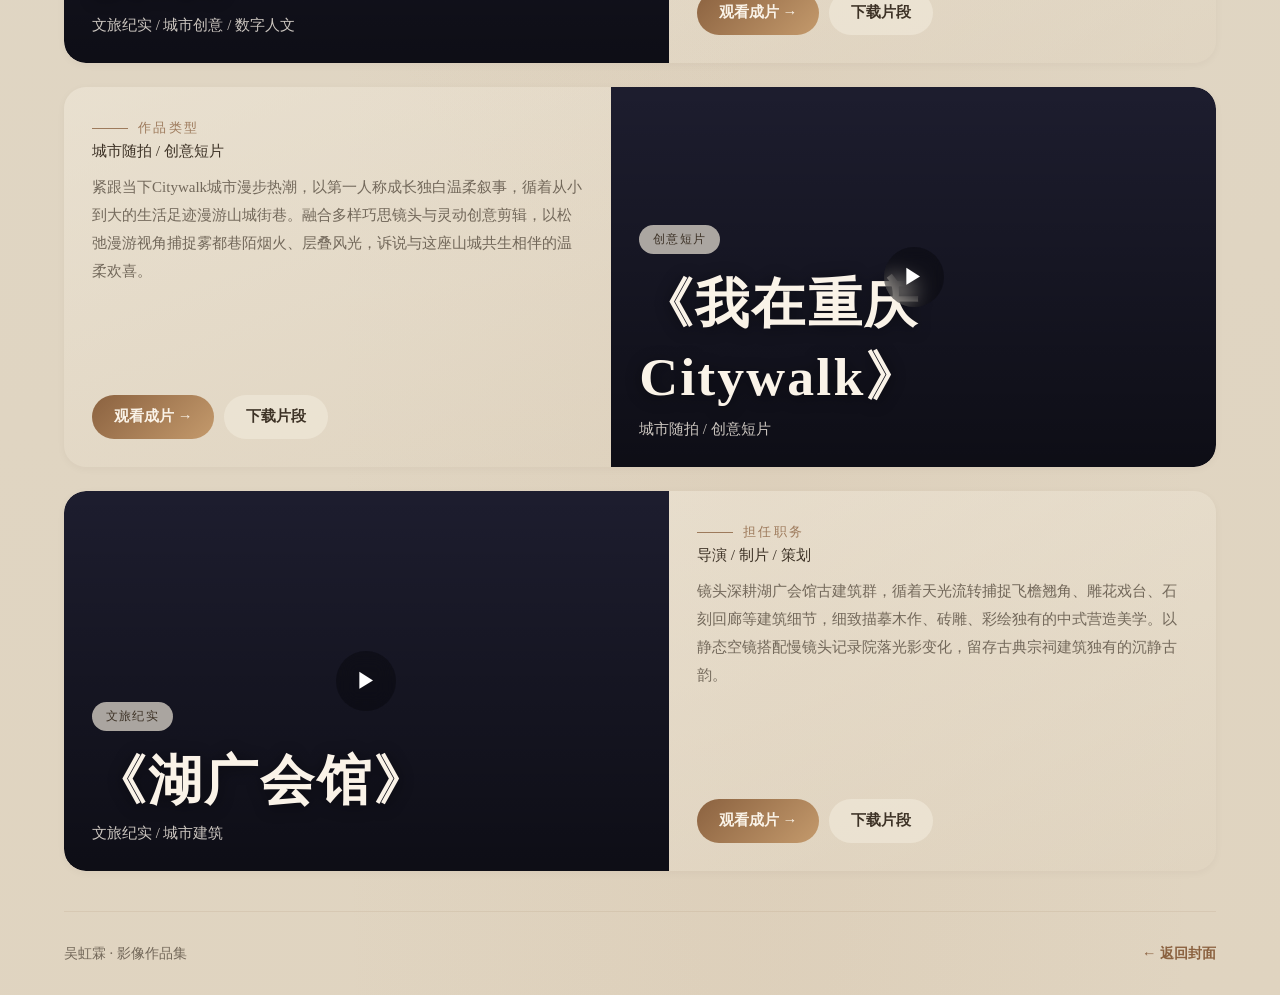
<file: video.html>
<!DOCTYPE html>
<html lang="zh-CN">
<head>
    <meta charset="UTF-8">
    <meta name="viewport" content="width=device-width, initial-scale=1.0">
    <title>光影流动 - 视频作品板块</title>
    <link rel="stylesheet" href="style.css">
    <script defer src="main.js"></script>
</head>
<body>
    <main class="detail-shell">
        <header class="site-topbar">
            <a class="brand" href="index.html#hero">吴虹霖 / Portfolio</a>
            <nav class="quick-links" aria-label="页面导航">
                <a href="index.html#hero">封面</a>
                <a href="index.html#about">About Me</a>
                <a href="index.html#showcase">核心展区</a>
            </nav>
        </header>

        <section class="detail-hero video-hero">
            <div class="detail-hero__layout">
                <div class="detail-hero__media video-hero__media">
                    <span class="eyebrow" style="color:#fff8ee">Video Direction</span>
                    <h1>光影流动</h1>
                    <p style="color:rgba(255,250,243,0.88)">微电影 · 纪录片 · 商业广告 · 原创短片</p>
                </div>
                <div class="detail-panel">
                    <h2>板块导览</h2>
                    <p>本板块汇集微电影、纪录片、商业广告与原创短片四大类影像作品。每个作品包含动态片段预览、创作信息与完整成片链接。</p>
                    <div class="tag-row">
                        <span>微电影</span>
                        <span>纪录片</span>
                        <span>商业广告</span>
                        <span>原创短片</span>
                    </div>
                    <a class="link-button" href="index.html#showcase">返回核心展区</a>
                </div>
            </div>
        </section>

        <section class="video-nav" role="tablist" aria-label="作品分类">
            <button class="video-nav-tab is-active" type="button" data-target="vcat-microfilm">微电影</button>
            <button class="video-nav-tab" type="button" data-target="vcat-doc">纪录片</button>
            <button class="video-nav-tab" type="button" data-target="vcat-ad">商业广告</button>
            <button class="video-nav-tab" type="button" data-target="vcat-short">原创短片</button>
        </section>

        <!-- 微电影 -->
        <section id="vcat-microfilm" class="video-cat is-active">
            <div class="video-work-list">

                <!-- 夏的第三章 -->
                <article class="video-work">
                    <div class="video-work__stage">
                        <video class="video-work__player" src="assets/videos/片段7_夏.mp4" muted loop playsinline></video>
                        <div class="video-work__overlay">
                            <span class="video-work__tag">微电影</span>
                            <h2 class="video-work__title">《夏的第三章》</h2>
                            <p class="video-work__sub">青春文艺 / 校园治愈</p>
                        </div>
                        <button class="video-work__play" type="button" aria-label="播放">▶</button>
                    </div>
                    <div class="video-work__info">
                        <div class="video-work__meta">
                            <div class="video-work__role">
                                <span class="eyebrow">担任职务</span>
                                <p>主摄 / 灯光 / 花絮剪辑</p>
                            </div>
                            <div class="video-work__desc">
                                <p>总有些心事，只敢藏在盛夏的晚风与冗长白昼里。把年少最纯粹的悸动与未竟的温柔，揉进热烈又仓促的夏日时光中。那些欲言又止的欢喜、默默奔赴的目光，还有最终悄然落幕的遗憾，都是青春最真实的模样。</p>
                            </div>
                        </div>
                        <div class="video-work__actions">
                            <a class="video-work__link" href="https://www.bilibili.com/video/BV1Hsji6SEQh/" target="_blank" rel="noreferrer">观看成片 →</a>
                            <a class="video-work__link video-work__link--alt" href="https://pan.baidu.com/s/17Y1-Qdh5KGZa1JhN11D7MA?pwd=tu5m" target="_blank" rel="noreferrer">下载片段</a>
                        </div>
                    </div>
                </article>

                <!-- 你向北走啊走 -->
                <article class="video-work video-work--reverse">
                    <div class="video-work__stage">
                        <video class="video-work__player" src="assets/videos/片段2_向北.mp4" muted loop playsinline></video>
                        <div class="video-work__overlay">
                            <span class="video-work__tag">微电影</span>
                            <h2 class="video-work__title">《你向北走啊走》</h2>
                            <p class="video-work__sub">现实情感 / 文艺伤痛</p>
                        </div>
                        <button class="video-work__play" type="button" aria-label="播放">▶</button>
                    </div>
                    <div class="video-work__info">
                        <div class="video-work__meta">
                            <div class="video-work__role">
                                <span class="eyebrow">担任职务</span>
                                <p>制片主任 / 执行导演 / 录音助理 / 花絮剪辑</p>
                            </div>
                            <div class="video-work__desc">
                                <p>曾在天台相约同赴京城的少年，终究被现实分作南北两途。时隔八年，何闻远重回小城旧居，猝不及防与徐静重逢。当年母亲遗传病的重压、藏于心口的善意谎言、未寄出的期许随记忆次第涌现。漫长岁月隔开二人青春，只剩一场迟来的相见，诉说命运裹挟下，无可奈何的别离与绵长遗憾。</p>
                            </div>
                        </div>
                        <div class="video-work__actions">
                            <a class="video-work__link" href="https://www.xinpianchang.com/a13724049?from=webShare&channel=copyLink&token=49JMhd4ED1Pk27YlXG21Bjws" target="_blank" rel="noreferrer">观看成片 →</a>
                            <a class="video-work__link video-work__link--alt" href="https://pan.baidu.com/s/1lBMavLXPovWW2wBkrwQOuQ?pwd=m6zy" target="_blank" rel="noreferrer">下载片段</a>
                        </div>
                    </div>
                </article>

            </div>
        </section>

        <!-- 纪录片 -->
        <section id="vcat-doc" class="video-cat">
            <div class="video-work-list">

                <!-- 苗影九黎 -->
                <article class="video-work">
                    <div class="video-work__stage">
                        <video class="video-work__player" src="assets/videos/片段7_九黎.mp4" muted loop playsinline></video>
                        <div class="video-work__overlay">
                            <span class="video-work__tag">纪录片</span>
                            <h2 class="video-work__title">《苗韵天成·九黎印象》</h2>
                            <p class="video-work__sub">非遗人文 / 诗意纪实</p>
                        </div>
                        <button class="video-work__play" type="button" aria-label="播放">▶</button>
                    </div>
                    <div class="video-work__info">
                        <div class="video-work__meta">
                            <div class="video-work__role">
                                <span class="eyebrow">担任职务</span>
                                <p>导演 / 制片 / 摄影助理</p>
                            </div>
                            <div class="video-work__desc">
                                <p>武陵山间藏独属于苗疆的温柔风骨，翩跹苗舞、婉转芦笙，是岁月写给山野的浪漫诗行。影像追随舞者踏歌起舞的身影，流连蜡染绣纹间独有的民族气韵，细细珍藏这份纯粹古朴的苗家风情。一群坚守本心的苗疆儿女，以热爱守护民族根脉，在承袭与新生间，续写山野民族永不褪色的浪漫。</p>
                            </div>
                        </div>
                        <div class="video-work__actions">
                            <a class="video-work__link" href="https://www.xinpianchang.com/a13724104?from=webShare&channel=copyLink&token=2yszsQN5t0R4egLIT28azDY" target="_blank" rel="noreferrer">观看成片 →</a>
                            <a class="video-work__link video-work__link--alt" href="https://pan.baidu.com/s/1wJAK_n9i_Bt7JCuNaABgJw?pwd=atey" target="_blank" rel="noreferrer">下载片段</a>
                        </div>
                    </div>
                </article>

                <!-- 解忧防空洞 -->
                <article class="video-work video-work--reverse">
                    <div class="video-work__stage">
                        <video class="video-work__player" src="assets/videos/片段2_解忧.mp4" muted loop playsinline></video>
                        <div class="video-work__overlay">
                            <span class="video-work__tag">微纪录片</span>
                            <h2 class="video-work__title">《解忧防空洞》</h2>
                            <p class="video-work__sub">山城人文 / 温情纪实</p>
                        </div>
                        <button class="video-work__play" type="button" aria-label="播放">▶</button>
                    </div>
                    <div class="video-work__info">
                        <div class="video-work__meta">
                            <div class="video-work__role">
                                <span class="eyebrow">担任职务</span>
                                <p>导演 / 前期制片 / 花絮剪辑</p>
                            </div>
                            <div class="video-work__desc">
                                <p>闹市山城步履匆匆，一处藏于防空洞的书屋，独独留住放缓时光的温柔。此间有书卷清风、猫狗相伴，陌生人围坐闲谈，烟火暖意漫满方寸空间。满屋老门牌、旧相片与老物件封存着山城褪色童年，主人悉心捡拾城市消逝记忆，为旧时光安下归处。</p>
                            </div>
                        </div>
                        <div class="video-work__actions">
                            <a class="video-work__link" href="https://www.xinpianchang.com/a13724111?from=webShare&channel=copyLink&token=TrSo1tXlxW3Z3o3249RTD6" target="_blank" rel="noreferrer">观看成片 →</a>
                            <a class="video-work__link video-work__link--alt" href="https://pan.baidu.com/s/16SQ1oMvwnVrtB7yFF7EXqw?pwd=kr6x" target="_blank" rel="noreferrer">下载片段</a>
                        </div>
                    </div>
                </article>

            </div>
        </section>

        <!-- 商业广告 -->
        <section id="vcat-ad" class="video-cat">
            <div class="video-work-list">

                <!-- ddg卸妆膏 -->
                <article class="video-work">
                    <div class="video-work__stage">
                        <video class="video-work__player" src="assets/videos/片段1+2_荔枝肌.mp4" muted loop playsinline></video>
                        <div class="video-work__overlay">
                            <span class="video-work__tag">商业广告</span>
                            <h2 class="video-work__title">《邂逅"荔枝"肌》</h2>
                            <p class="video-work__sub">产品广告 / 美妆护肤 · ddg卸妆膏</p>
                        </div>
                        <button class="video-work__play" type="button" aria-label="播放">▶</button>
                    </div>
                    <div class="video-work__info">
                        <div class="video-work__meta">
                            <div class="video-work__role">
                                <span class="eyebrow">担任职务</span>
                                <p>导演 / 策划 / 创意 / 文案</p>
                            </div>
                            <div class="video-work__desc">
                                <p>以莹润荔枝为温柔意象，描摹年轻女孩卸下妆容、直面本真的松弛时刻。暖调环境铺就治愈日常，绵柔奶霜快速融净彩妆，褪去外界修饰与身心负担。借剥荔见净的浪漫隐喻，诉说拥抱原生自我的轻盈底气。</p>
                            </div>
                        </div>
                        <div class="video-work__actions">
                            <a class="video-work__link" href="https://www.xinpianchang.com/a13724124?from=webShare&channel=copyLink&token=4sSK9E3Cm6ZD4vargA1V7HDJ" target="_blank" rel="noreferrer">观看成片 →</a>
                            <a class="video-work__link video-work__link--alt" href="https://pan.baidu.com/s/1aMij2jNbGz7Qy5Bd0sgXkA?pwd=1mtd" target="_blank" rel="noreferrer">下载片段</a>
                        </div>
                    </div>
                </article>

                <!-- 郁美净 -->
                <article class="video-work video-work--reverse">
                    <div class="video-work__stage">
                        <video class="video-work__player" src="assets/videos/片段1_郁美净.mp4" muted loop playsinline></video>
                        <div class="video-work__overlay">
                            <span class="video-work__tag">商业广告</span>
                            <h2 class="video-work__title">《有棱角不"油"虑》</h2>
                            <p class="video-work__sub">产品广告 / 美妆护肤 · 郁美净</p>
                        </div>
                        <button class="video-work__play" type="button" aria-label="播放">▶</button>
                    </div>
                    <div class="video-work__info">
                        <div class="video-work__meta">
                            <div class="video-work__role">
                                <span class="eyebrow">担任职务</span>
                                <p>导演 / 策划 / 创意 / 文案</p>
                            </div>
                            <div class="video-work__desc">
                                <p>青春藏着青涩悸动，油腻肌肤却消磨少年独有的鲜明棱角。球场心动转瞬因油光落空，一支双管洁面消解所有尴尬。绵密泡沫洗净满面油脂，还少年干净通透的清爽模样。以净澈控油守护少年鲜活锋芒，诠释清爽肤质方能尽兴拥抱热烈青春。</p>
                            </div>
                        </div>
                        <div class="video-work__actions">
                            <a class="video-work__link" href="https://www.xinpianchang.com/a13724154?from=webShare&channel=copyLink&token=17KA6R3B8gGm30DmmJ2rz8iA" target="_blank" rel="noreferrer">观看成片 →</a>
                            <a class="video-work__link video-work__link--alt" href="https://pan.baidu.com/s/1dk_drixq-yrBg1KTZu9u7Q?pwd=cni9" target="_blank" rel="noreferrer">下载片段</a>
                        </div>
                    </div>
                </article>

                <!-- Canva可画 -->
                <article class="video-work">
                    <div class="video-work__stage">
                        <video class="video-work__player" src="assets/videos/片段1_可画.mp4" muted loop playsinline></video>
                        <div class="video-work__overlay">
                            <span class="video-work__tag">商业广告</span>
                            <h2 class="video-work__title">《一键换型，可画随行》</h2>
                            <p class="video-work__sub">产品广告 / 品牌创意 · Canva可画</p>
                        </div>
                        <button class="video-work__play" type="button" aria-label="播放">▶</button>
                    </div>
                    <div class="video-work__info">
                        <div class="video-work__meta">
                            <div class="video-work__role">
                                <span class="eyebrow">担任职务</span>
                                <p>导演 / 策划 / 创意 / 文案</p>
                            </div>
                            <div class="video-work__desc">
                                <p>短片依托 PR 剪辑叙事、AE 特效包装打造奇幻视觉叙事，以画面吸入、闪切换装、魔法变装等特效构建虚拟换装空间。借助动态转场、粒子变装、镜面特效完成一键焕型的魔幻桥段，用数字视觉技术具象化穿搭改造的趣味体验。</p>
                            </div>
                        </div>
                        <div class="video-work__actions">
                            <a class="video-work__link" href="https://www.xinpianchang.com/a13724168?from=webShare&channel=copyLink&token=10gCxg1Yz9j6WObSubf050" target="_blank" rel="noreferrer">观看成片 →</a>
                            <a class="video-work__link video-work__link--alt" href="https://pan.baidu.com/s/16LAVoRxHZHd6T7Z9F0NgIA?pwd=6mbu" target="_blank" rel="noreferrer">下载片段</a>
                        </div>
                    </div>
                </article>

                <!-- 公益广告 让爱无碍 -->
                <article class="video-work video-work--reverse">
                    <div class="video-work__stage">
                        <video class="video-work__player" src="assets/videos/片段1+2_爱守护.mp4" muted loop playsinline></video>
                        <div class="video-work__overlay">
                            <span class="video-work__tag">公益广告</span>
                            <h2 class="video-work__title">《让爱无碍，为爱守护》</h2>
                            <p class="video-work__sub">公益广告 / 创意剧情</p>
                        </div>
                        <button class="video-work__play" type="button" aria-label="播放">▶</button>
                    </div>
                    <div class="video-work__info">
                        <div class="video-work__meta">
                            <div class="video-work__role">
                                <span class="eyebrow">担任职务</span>
                                <p>导演 / 策划 / 创意 / 文案</p>
                            </div>
                            <div class="video-work__desc">
                                <p>结合实景拍摄与棚内特效制作，以镜头还原盲道占道、设施失序的真实困境。影片以乐观视障女孩为主线，对比路人偏见与陌生人善意，借光影、剪辑节奏完成从压抑到温暖的情绪转换，用可视化的视觉表达传递无障碍公益理念。</p>
                            </div>
                        </div>
                        <div class="video-work__actions">
                            <a class="video-work__link" href="https://www.xinpianchang.com/a13724212?from=webShare&channel=copyLink&token=4yWesa3ueENz49j8Kd334JmT" target="_blank" rel="noreferrer">观看成片 →</a>
                            <a class="video-work__link video-work__link--alt" href="https://pan.baidu.com/s/1nNtsaVlgebu-C8lDD2XtIQ?pwd=eaa9" target="_blank" rel="noreferrer">下载片段</a>
                        </div>
                    </div>
                </article>

            </div>
        </section>

        <!-- 原创短片 -->
        <section id="vcat-short" class="video-cat">
            <div class="video-work-list">

                <!-- 奔跑吧传媒人 -->
                <article class="video-work">
                    <div class="video-work__stage">
                        <video class="video-work__player" src="assets/videos/片段_传媒人.mp4" muted loop playsinline></video>
                        <div class="video-work__overlay">
                            <span class="video-work__tag">原创短片</span>
                            <h2 class="video-work__title">《奔跑吧！传媒人》</h2>
                            <p class="video-work__sub">校园宣传 / 青春短片</p>
                        </div>
                        <button class="video-work__play" type="button" aria-label="播放">▶</button>
                    </div>
                    <div class="video-work__info">
                        <div class="video-work__meta">
                            <div class="video-work__role">
                                <span class="eyebrow">担任职务</span>
                                <p>导演 / 创意 / 策划 / 制片 / 文案</p>
                            </div>
                            <div class="video-work__desc">
                                <p>以轻快奔跑动线串联全片，巧用卡点快切、定格转场与趣味视觉特效铺展传媒日常。奔跑途中邂逅剧组摄制、AI创意设计、无人机航拍等多样专业场景，以热烈鲜活的画面，诉说传媒专业独有的浪漫与热忱。</p>
                            </div>
                        </div>
                        <div class="video-work__actions">
                            <a class="video-work__link" href="https://www.xinpianchang.com/a13724271?from=webShare&channel=copyLink&token=1jpW7U1bwm1q1ztOLq10sAEO" target="_blank" rel="noreferrer">观看成片 →</a>
                            <a class="video-work__link video-work__link--alt" href="https://pan.baidu.com/s/1ECM9WQGc7OGLeWWF8RNWTw?pwd=yh7j" target="_blank" rel="noreferrer">下载片段</a>
                        </div>
                    </div>
                </article>

                <!-- MV 晴天 -->
                <article class="video-work video-work--reverse">
                    <div class="video-work__stage">
                        <video class="video-work__player" src="assets/videos/片段_晴天.mp4" muted loop playsinline></video>
                        <div class="video-work__overlay">
                            <span class="video-work__tag">影音MV</span>
                            <h2 class="video-work__title">《晴天》</h2>
                            <p class="video-work__sub">影音MV短片</p>
                        </div>
                        <button class="video-work__play" type="button" aria-label="播放">▶</button>
                    </div>
                    <div class="video-work__info">
                        <div class="video-work__meta">
                            <div class="video-work__role">
                                <span class="eyebrow">作品类型</span>
                                <p>影音MV短片</p>
                            </div>
                            <div class="video-work__desc">
                                <p>循着《晴天》温柔旋律铺展少女的青春心事，柔光漫过薄纱、清风轻转小扇，揉出满帧朦胧治愈的氛围感。多样镜头交错切换，层层充盈画面情愫，将藏在盛夏里的青涩心动悄悄收纳于光影之间。</p>
                            </div>
                        </div>
                        <div class="video-work__actions">
                            <a class="video-work__link" href="https://www.xinpianchang.com/a13731239?from=webShare&channel=copyLink&token=3YqWB93BWjHu3kpkam1ZcJ3g" target="_blank" rel="noreferrer">观看成片 →</a>
                            <a class="video-work__link video-work__link--alt" href="https://pan.baidu.com/s/1erpNtmO1PPs9QSI6pwFpqw?pwd=s65b" target="_blank" rel="noreferrer">下载片段</a>
                        </div>
                    </div>
                </article>

                <!-- 重庆24h -->
                <article class="video-work">
                    <div class="video-work__stage">
                        <video class="video-work__player" src="assets/videos/片段_重庆24h.mp4" muted loop playsinline></video>
                        <div class="video-work__overlay">
                            <span class="video-work__tag">原创短片</span>
                            <h2 class="video-work__title">《重庆24h：山·人·光的诗》</h2>
                            <p class="video-work__sub">文旅纪实 / 城市创意 / 数字人文</p>
                        </div>
                        <button class="video-work__play" type="button" aria-label="播放">▶</button>
                    </div>
                    <div class="video-work__info">
                        <div class="video-work__meta">
                            <div class="video-work__role">
                                <span class="eyebrow">担任职务</span>
                                <p>导演 / 摄影 / 剪辑 / 策划</p>
                            </div>
                            <div class="video-work__desc">
                                <p>全片采用第一人称POV主观视角叙事，依托PR剪辑、AE数字特效与AI像素化技术打造三层山城图景。晨间以水墨滤镜演绎巴渝山水生态；日间叠加直播弹幕、AI识物特效铺展街巷烟火人文；入夜运用AR全息还原古渡旧貌，创新打造AI像素重庆画面，以24小时流动镜头书写传统山城与现代数字文明共生的城市诗篇。</p>
                            </div>
                        </div>
                        <div class="video-work__actions">
                            <a class="video-work__link" href="https://www.xinpianchang.com/a13724246?from=webShare&channel=copyLink&token=1m7Nz1xWJxihQO9326ghUl" target="_blank" rel="noreferrer">观看成片 →</a>
                            <a class="video-work__link video-work__link--alt" href="https://pan.baidu.com/s/1E2MO8inatcECNYAFBQ1NEA?pwd=es9q" target="_blank" rel="noreferrer">下载片段</a>
                        </div>
                    </div>
                </article>

                <!-- 我在重庆Citywalk -->
                <article class="video-work video-work--reverse">
                    <div class="video-work__stage">
                        <video class="video-work__player" src="assets/videos/片段_citywalk.mp4" muted loop playsinline></video>
                        <div class="video-work__overlay">
                            <span class="video-work__tag">创意短片</span>
                            <h2 class="video-work__title">《我在重庆Citywalk》</h2>
                            <p class="video-work__sub">城市随拍 / 创意短片</p>
                        </div>
                        <button class="video-work__play" type="button" aria-label="播放">▶</button>
                    </div>
                    <div class="video-work__info">
                        <div class="video-work__meta">
                            <div class="video-work__role">
                                <span class="eyebrow">作品类型</span>
                                <p>城市随拍 / 创意短片</p>
                            </div>
                            <div class="video-work__desc">
                                <p>紧跟当下Citywalk城市漫步热潮，以第一人称成长独白温柔叙事，循着从小到大的生活足迹漫游山城街巷。融合多样巧思镜头与灵动创意剪辑，以松弛漫游视角捕捉雾都巷陌烟火、层叠风光，诉说与这座山城共生相伴的温柔欢喜。</p>
                            </div>
                        </div>
                        <div class="video-work__actions">
                            <a class="video-work__link" href="https://www.xinpianchang.com/a13724284?from=webShare&channel=copyLink&token=Yl6uw7msydn5B9BNQMDA" target="_blank" rel="noreferrer">观看成片 →</a>
                            <a class="video-work__link video-work__link--alt" href="https://pan.baidu.com/s/1orsT-A2pIISwAEAxzx67hA?pwd=7t2z" target="_blank" rel="noreferrer">下载片段</a>
                        </div>
                    </div>
                </article>

                <!-- 湖广会馆 -->
                <article class="video-work">
                    <div class="video-work__stage">
                        <video class="video-work__player" src="assets/videos/片段_湖广会馆.mp4" muted loop playsinline></video>
                        <div class="video-work__overlay">
                            <span class="video-work__tag">文旅纪实</span>
                            <h2 class="video-work__title">《湖广会馆》</h2>
                            <p class="video-work__sub">文旅纪实 / 城市建筑</p>
                        </div>
                        <button class="video-work__play" type="button" aria-label="播放">▶</button>
                    </div>
                    <div class="video-work__info">
                        <div class="video-work__meta">
                            <div class="video-work__role">
                                <span class="eyebrow">担任职务</span>
                                <p>导演 / 制片 / 策划</p>
                            </div>
                            <div class="video-work__desc">
                                <p>镜头深耕湖广会馆古建筑群，循着天光流转捕捉飞檐翘角、雕花戏台、石刻回廊等建筑细节，细致描摹木作、砖雕、彩绘独有的中式营造美学。以静态空镜搭配慢镜头记录院落光影变化，留存古典宗祠建筑独有的沉静古韵。</p>
                            </div>
                        </div>
                        <div class="video-work__actions">
                            <a class="video-work__link" href="https://www.xinpianchang.com/a13731241?from=webShare&channel=copyLink&token=3utKPM1z9fXX1NQ0e2cUS0R" target="_blank" rel="noreferrer">观看成片 →</a>
                            <a class="video-work__link video-work__link--alt" href="https://pan.baidu.com/s/13P_jKjW9MTKEYsLTD90RTg?pwd=97nn" target="_blank" rel="noreferrer">下载片段</a>
                        </div>
                    </div>
                </article>

            </div>
        </section>

        <footer class="footer-note">
            <span>吴虹霖 · 影像作品集</span>
            <a href="index.html#hero">← 返回封面</a>
        </footer>
    </main>

    <script>
        const videoNavTabs = Array.from(document.querySelectorAll('.video-nav-tab'));
        const videoCats = Array.from(document.querySelectorAll('.video-cat'));

        function activateCat(catId) {
            videoNavTabs.forEach(t => {
                t.classList.toggle('is-active', t.dataset.target === catId);
            });
            videoCats.forEach(c => {
                c.classList.toggle('is-active', c.id === catId);
            });
        }

        videoNavTabs.forEach((tab) => {
            tab.addEventListener('click', () => {
                activateCat(tab.dataset.target);
                history.replaceState(null, '', '#' + tab.dataset.target);
            });
        });

        function handleHash() {
            const hash = window.location.hash.replace('#', '');
            if (hash) {
                const target = document.getElementById(hash);
                if (target && target.classList.contains('video-cat')) {
                    activateCat(hash);
                    setTimeout(() => {
                        document.querySelector('.video-nav').scrollIntoView({ behavior: 'smooth', block: 'start' });
                    }, 100);
                }
            }
        }

        handleHash();
        window.addEventListener('hashchange', handleHash);

        document.querySelectorAll('.video-work__stage').forEach(stage => {
            const video = stage.querySelector('.video-work__player');
            const playBtn = stage.querySelector('.video-work__play');
            if (!video || !playBtn) return;

            const togglePlay = () => {
                if (video.paused) {
                    video.play();
                    playBtn.textContent = '⏸';
                    playBtn.classList.add('is-playing');
                } else {
                    video.pause();
                    playBtn.textContent = '▶';
                    playBtn.classList.remove('is-playing');
                }
            };

            playBtn.addEventListener('click', togglePlay);
            video.addEventListener('click', togglePlay);
            video.addEventListener('ended', () => {
                playBtn.textContent = '▶';
                playBtn.classList.remove('is-playing');
            });

            const observer = new IntersectionObserver((entries) => {
                entries.forEach(entry => {
                    if (entry.isIntersecting) {
                        video.play().catch(() => {});
                    } else {
                        video.pause();
                    }
                });
            }, { threshold: 0.5 });

            observer.observe(stage);
        });
    </script>
</body>
</html>
</file>
<file: style.css>
/* ============================================================
   吴虹霖个人作品集 · 主样式表
   设计方向：胶片文艺风 — 暖调底色 + 渐变层次 + 细腻质感
   全响应式，含视频弹窗、卡片hover动效、标签切换等组件
   ============================================================ */

/* -------------------- 基础重置 -------------------- */
* {
    margin: 0;
    padding: 0;
    box-sizing: border-box;
}

:root {
    --bg: #e8dfcf;
    --cream: #f2ebdd;
    --warm: #e0d4c0;
    --text: #3d3226;
    --muted: rgba(61, 50, 38, 0.68);
    --accent: #8b6240;
    --accent-soft: #c49a6c;
    --accent-deep: #6b4428;
    --dusty-rose: #c4a8a0;
    --dusty-rose-soft: #dcc8c0;
    --dusty-blue: #9dafb8;
    --dusty-blue-soft: #bccacf;
    --dark: #2d241c;
    --gold: #b8936e;
    --warm-white: #fdf8f2;
    --card-glass: rgba(242, 235, 221, 0.48);
    --card-glass-hover: rgba(242, 235, 221, 0.72);
    --shadow-sm: 0 2px 8px rgba(45, 36, 28, 0.04);
    --shadow-md: 0 8px 24px rgba(45, 36, 28, 0.07);
    --shadow-lg: 0 16px 40px rgba(45, 36, 28, 0.10);
    --modal-bg: rgba(18, 16, 10, 0.92);
}

html {
    scroll-behavior: smooth;
}

body {
    min-height: 100vh;
    color: var(--text);
    font-family: "Songti SC", "STSong", "Noto Serif SC", serif;
    /* 多层径向渐变模拟胶片暖调质感 */
    background:
        radial-gradient(ellipse at 15% 8%, rgba(196, 168, 160, 0.18), transparent 38%),
        radial-gradient(ellipse at 88% 12%, rgba(157, 175, 184, 0.15), transparent 35%),
        radial-gradient(ellipse at 45% 55%, rgba(196, 154, 108, 0.10), transparent 42%),
        radial-gradient(ellipse at 60% 90%, rgba(184, 147, 110, 0.08), transparent 40%),
        linear-gradient(172deg, var(--cream) 0%, #ede3d3 25%, var(--bg) 50%, #e0d6c4 75%, var(--warm) 100%);
    overflow-x: hidden;
}

/* 细微噪点纹理覆盖层 */
body::before {
    content: "";
    position: fixed;
    inset: 0;
    pointer-events: none;
    opacity: 0.10;
    background-image:
        radial-gradient(rgba(125, 95, 58, 0.08) 1px, transparent 1px),
        radial-gradient(rgba(139, 98, 64, 0.06) 1px, transparent 1px);
    background-size: 18px 18px, 24px 24px;
    background-position: 0 0, 9px 9px;
    z-index: 0;
}

a {
    color: inherit;
    text-decoration: none;
}

button, a {
    -webkit-tap-highlight-color: transparent;
}

img {
    display: block;
    max-width: 100%;
}

.snap-scene {
    scroll-snap-type: y proximity;
}

/* -------------------- 顶栏导航 -------------------- */
.site-topbar {
    position: absolute;
    top: 0;
    left: 0;
    right: 0;
    z-index: 20;
    display: flex;
    align-items: center;
    justify-content: space-between;
    gap: 20px;
    padding: 16px 28px;
    background: linear-gradient(180deg, rgba(255, 251, 243, 0.72), transparent);
    backdrop-filter: blur(16px);
    box-shadow: 0 2px 12px rgba(45, 36, 28, 0.06);
}

.brand {
    font-family: "Caveat", "Brush Script MT", cursive;
    font-size: 1.8rem;
    letter-spacing: 0.03em;
    color: var(--text);
}

.quick-links {
    display: flex;
    flex-wrap: wrap;
    gap: 8px;
    align-items: center;
}

.quick-links a {
    padding: 8px 16px;
    border-radius: 999px;
    background: var(--card-glass);
    backdrop-filter: blur(8px);
    font-size: 0.9rem;
    letter-spacing: 0.04em;
    border: 1px solid rgba(139, 98, 64, 0.06);
    transition: background-color 0.25s ease, transform 0.25s ease, box-shadow 0.25s ease;
}

.quick-links a:hover,
.quick-links a:focus-visible {
    background: rgba(196, 154, 108, 0.18);
    transform: translateY(-1px);
    box-shadow: var(--shadow-sm);
}

/* -------------------- 通用区块 -------------------- */
.scene {
    min-height: 100svh;
    padding: 92px 28px 34px;
    scroll-snap-align: start;
    position: relative;
    z-index: 1;
}

.eyebrow {
    display: inline-flex;
    align-items: center;
    gap: 10px;
    font-size: 0.82rem;
    letter-spacing: 0.18em;
    text-transform: uppercase;
    color: var(--accent);
    opacity: 0.8;
}

.eyebrow::before {
    content: "";
    width: 36px;
    height: 1px;
    background: currentColor;
}

/* -------------------- 封面区 -------------------- */
.hero-scene {
    display: grid;
    grid-template-rows: minmax(100svh, 1fr) auto;
    gap: 18px;
    align-items: start;
    position: relative;
    overflow: visible;
    padding-left: 0;
    padding-right: 0;
    padding-top: 0;
}

.hero-media {
    margin: 0;
    position: relative;
    z-index: 1;
    min-height: 100svh;
    height: 100svh;
    overflow: hidden;
}

.hero-media img {
    width: 100%;
    height: 100%;
    object-fit: cover;
    display: block;
}

/* 封面底部渐变蒙层 */
.hero-media::after {
    content: "";
    position: absolute;
    inset: 0;
    background: linear-gradient(180deg, rgba(232, 223, 207, 0.02) 0%, rgba(45, 36, 28, 0.28) 100%);
    pointer-events: none;
}

.hero-media figcaption {
    position: absolute;
    left: 20px;
    right: 20px;
    bottom: 20px;
    z-index: 1;
    display: flex;
    justify-content: space-between;
    gap: 16px;
    padding: 14px 20px;
    border-radius: 20px;
    background: rgba(242, 235, 221, 0.55);
    backdrop-filter: blur(14px);
    border: 1px solid rgba(139, 98, 64, 0.08);
}

.hero-media figcaption span {
    color: var(--accent);
    letter-spacing: 0.12em;
    text-transform: uppercase;
    font-size: 0.78rem;
}

.hero-media figcaption strong {
    font-size: 0.95rem;
}

.hero-layer--below {
    position: relative;
    z-index: 1;
    max-width: 860px;
    padding: 6px 8px 18px;
}

/* 手写体标题公用 */
.hero-layer--below h1,
.about-shell h2,
.showcase-heading h2,
.board-copy h3,
.closing-overlay h2 {
    font-family: "Caveat", "Brush Script MT", cursive;
    letter-spacing: 0.02em;
}

.hero-layer--below h1 {
    margin-top: 10px;
    font-size: clamp(4rem, 12vw, 7.8rem);
    line-height: 0.92;
    background: linear-gradient(135deg, var(--dark) 0%, var(--accent) 100%);
    -webkit-background-clip: text;
    -webkit-text-fill-color: transparent;
    background-clip: text;
}

.hero-lead,
.about-lead,
.board-intro,
.work-card p {
    color: var(--muted);
    line-height: 1.9;
}

.hero-lead {
    max-width: 40rem;
    margin-top: 18px;
    font-size: 1.05rem;
}

.hero-actions {
    display: flex;
    flex-wrap: wrap;
    gap: 12px;
    margin-top: 24px;
}

.hero-note {
    margin-top: 18px;
    color: rgba(61, 50, 38, 0.48);
    letter-spacing: 0.06em;
    font-size: 0.9rem;
}

/* 按钮 */
.btn {
    display: inline-flex;
    align-items: center;
    justify-content: center;
    min-height: 46px;
    padding: 0 22px;
    border-radius: 999px;
    font-weight: 600;
    font-size: 0.94rem;
    transition: transform 0.25s ease, background-color 0.25s ease, box-shadow 0.25s ease;
}

.btn-primary {
    background: linear-gradient(135deg, var(--accent), var(--accent-soft));
    color: var(--warm-white);
    box-shadow: 0 4px 14px rgba(139, 98, 64, 0.18);
}

.btn-secondary {
    background: var(--card-glass);
    color: var(--text);
}

.btn:hover,
.btn:focus-visible {
    transform: translateY(-2px);
    box-shadow: var(--shadow-md);
}

.btn-primary:hover {
    box-shadow: 0 8px 24px rgba(139, 98, 64, 0.32);
}

/* -------------------- 自我介绍区 -------------------- */
.about-scene,
.showcase-scene {
    display: grid;
    align-content: center;
}

.about-shell {
    max-width: 1080px;
    margin: 0 auto;
    padding-top: 8px;
}

.about-shell h2 {
    margin: 8px 0 10px;
    font-size: clamp(3rem, 6.6vw, 4.6rem);
    background: linear-gradient(135deg, var(--dusty-rose) 0%, var(--accent) 70%);
    -webkit-background-clip: text;
    -webkit-text-fill-color: transparent;
    background-clip: text;
}

.about-lead {
    max-width: 64ch;
    font-size: 1.04rem;
    margin-bottom: 4px;
}

/* ---- 上排：照片 + 信息 + 亮点 ---- */
.about-top {
    display: grid;
    grid-template-columns: 220px minmax(0, 1fr) 200px;
    gap: 20px;
    margin-top: 24px;
    align-items: stretch;
}

/* 照片区 */
.about-photo {
    margin: 0;
    border-radius: 22px;
    overflow: hidden;
    background: linear-gradient(160deg, #4a3d52, #6d5a7a, #9c8aad, #3d2e24);
    position: relative;
    isolation: isolate;
    min-height: 280px;
    display: flex;
    align-items: flex-end;
}

.about-photo::after {
    content: "";
    position: absolute;
    inset: 0;
    z-index: 0;
    background: linear-gradient(180deg, rgba(61, 50, 38, 0.05), rgba(45, 36, 28, 0.45));
}

.about-photo__inner {
    position: relative;
    z-index: 1;
    padding: 24px 20px;
}

.about-photo__name {
    font-family: "Caveat", "Brush Script MT", cursive;
    font-size: 2.4rem;
    color: #faf3e8;
    letter-spacing: 0.04em;
    text-shadow: 0 2px 12px rgba(0, 0, 0, 0.3);
}

.about-photo__sub {
    display: inline-block;
    margin-top: 6px;
    padding: 4px 12px;
    border-radius: 999px;
    background: rgba(250, 243, 232, 0.2);
    color: rgba(250, 243, 232, 0.9);
    font-size: 0.8rem;
    letter-spacing: 0.08em;
    backdrop-filter: blur(4px);
}

/* 亮点数据 */
.about-highlights {
    display: grid;
    grid-template-rows: repeat(4, 1fr);
    gap: 12px;
}

.highlight-stat {
    background: linear-gradient(160deg, rgba(196, 168, 160, 0.20), rgba(157, 175, 184, 0.14), var(--card-glass));
    border-radius: 16px;
    padding: 14px 18px;
    display: flex;
    flex-direction: column;
    justify-content: center;
    box-shadow: var(--shadow-sm);
    transition: transform 0.25s ease, background 0.3s ease, box-shadow 0.3s ease;
}

.highlight-stat:hover {
    transform: translateY(-2px);
    box-shadow: var(--shadow-md);
    background: linear-gradient(160deg, rgba(196, 168, 160, 0.28), rgba(157, 175, 184, 0.20), var(--card-glass-hover));
}

.highlight-stat strong {
    font-family: "Caveat", "Brush Script MT", cursive;
    font-size: clamp(1.8rem, 3vw, 2.4rem);
    color: var(--accent);
    letter-spacing: 0.02em;
    line-height: 1.1;
}

.highlight-stat span {
    font-size: 0.78rem;
    color: var(--muted);
    margin-top: 2px;
    letter-spacing: 0.04em;
}

/* 基本信息网格 */
.about-info__grid {
    display: grid;
    grid-template-columns: 1fr 1fr;
    gap: 10px 18px;
}

.about-info__grid div {
    display: flex;
    flex-direction: column;
    gap: 2px;
}

.about-info__grid span {
    font-size: 0.76rem;
    color: var(--accent);
    opacity: 0.7;
    letter-spacing: 0.06em;
}

.about-info__grid strong {
    font-size: 0.94rem;
    color: var(--text);
    font-weight: 600;
}

/* ---- 下排：能力卡片 ---- */
.about-bottom {
    display: grid;
    grid-template-columns: repeat(4, 1fr);
    gap: 16px;
    margin-top: 20px;
}

/* 保持 about-card 基础样式 */
.about-card {
    background: linear-gradient(160deg, var(--card-glass), rgba(224, 212, 192, 0.25));
    border-radius: 22px;
    padding: 22px 24px;
    box-shadow: var(--shadow-sm);
    transition: background 0.35s ease, transform 0.3s ease, box-shadow 0.3s ease;
}

.about-card:hover {
    background: linear-gradient(160deg, var(--card-glass-hover), rgba(224, 212, 192, 0.42));
    transform: translateY(-3px);
    box-shadow: var(--shadow-md);
}

.about-card h3 {
    font-family: "Caveat", "Brush Script MT", cursive;
    font-size: 1.25rem;
    margin-bottom: 8px;
    color: var(--accent);
}

.about-card p {
    color: var(--muted);
    line-height: 1.85;
    font-size: 0.92rem;
}

/* 核心技能卡片 */
.about-card--skills ul {
    list-style: none;
    padding: 0;
    display: grid;
    gap: 10px;
}

.about-card--skills li {
    color: var(--muted);
    line-height: 1.8;
    font-size: 0.9rem;
}

.about-card--skills li strong {
    display: block;
    font-size: 0.78rem;
    color: var(--accent);
    letter-spacing: 0.06em;
    margin-bottom: 2px;
}

/* 联系方式 & 证书卡片 */
.about-card--contact p {
    font-size: 0.88rem;
    margin-bottom: 4px;
}

.about-cert-tags {
    display: flex;
    flex-wrap: wrap;
    gap: 6px;
    margin-top: 12px;
}

.about-cert-tags span {
    display: inline-flex;
    align-items: center;
    min-height: 30px;
    padding: 0 12px;
    border-radius: 999px;
    background: rgba(196, 154, 108, 0.10);
    color: var(--accent);
    font-size: 0.78rem;
    letter-spacing: 0.04em;
    border: 1px solid rgba(139, 98, 64, 0.08);
}

/* ---- 响应式 ---- */
@media (max-width: 1080px) {
    .about-top {
        grid-template-columns: 1fr;
    }

    .about-photo {
        min-height: 200px;
    }

    .about-highlights {
        grid-template-columns: repeat(4, 1fr);
        grid-template-rows: auto;
    }

    .about-bottom {
        grid-template-columns: repeat(2, 1fr);
    }
}

@media (max-width: 768px) {
    .about-highlights {
        grid-template-columns: repeat(2, 1fr);
    }

    .about-bottom {
        grid-template-columns: 1fr;
    }

    .about-info__grid {
        grid-template-columns: 1fr;
    }

    .about-photo {
        min-height: 160px;
    }

    .about-photo__name {
        font-size: 1.8rem;
    }
}

/* -------------------- 展区通用 -------------------- */
.showcase-heading {
    display: grid;
    gap: 16px;
    margin-bottom: 22px;
}

.showcase-heading h2 {
    font-size: clamp(2.8rem, 5.8vw, 4.2rem);
    margin: 10px 0 8px;
    background: linear-gradient(135deg, var(--dusty-blue) 0%, var(--accent) 70%);
    -webkit-background-clip: text;
    -webkit-text-fill-color: transparent;
    background-clip: text;
}

.showcase-heading p {
    max-width: 54rem;
    color: var(--muted);
}

/* 大板块切换标签 */
.slide-tabs {
    display: flex;
    flex-wrap: wrap;
    gap: 10px;
}

.slide-tab {
    min-height: 44px;
    padding: 0 22px;
    border-radius: 999px;
    border: 1px solid rgba(139, 98, 64, 0.08);
    background: var(--card-glass);
    color: var(--text);
    cursor: pointer;
    font-family: inherit;
    font-size: 0.93rem;
    box-shadow: var(--shadow-sm);
    transition: transform 0.25s ease, background-color 0.25s ease, box-shadow 0.25s ease, border-color 0.25s ease;
}

.slide-tab:hover,
.slide-tab:focus-visible {
    transform: translateY(-2px);
    border-color: rgba(139, 98, 64, 0.18);
    box-shadow: var(--shadow-md);
}

.slide-tab.is-active {
    background: linear-gradient(135deg, var(--accent), var(--accent-soft));
    color: var(--warm-white);
    border-color: transparent;
    box-shadow: 0 6px 18px rgba(139, 98, 64, 0.28);
}

/* 板块横向视口 */
.board-viewport {
    display: grid;
    grid-auto-flow: column;
    grid-auto-columns: 100%;
    gap: 18px;
    overflow-x: auto;
    padding-bottom: 8px;
    scroll-snap-type: x mandatory;
    scrollbar-width: none;
    -webkit-overflow-scrolling: touch;
}

.board-viewport::-webkit-scrollbar {
    display: none;
}

/* 每个板块幻灯片 */
.board-slide {
    min-height: calc(100svh - 180px);
    padding: 10px 6px 8px;
    scroll-snap-align: start;
    display: grid;
    grid-template-columns: minmax(0, 0.8fr) minmax(0, 1.2fr);
    gap: 24px;
    overflow-y: auto;
    max-height: calc(100svh - 140px);
}

/* 板块左侧介绍 */
.board-copy {
    display: grid;
    align-content: start;
    gap: 14px;
    padding: 12px 0 0;
    position: relative;
}

.board-copy::after {
    content: "";
    position: absolute;
    right: -12px;
    top: 8%;
    height: 84%;
    width: 1px;
    background: linear-gradient(180deg, transparent, rgba(139, 98, 64, 0.10), rgba(139, 98, 64, 0.10), transparent);
}

.board-copy h3 {
    font-size: clamp(2.6rem, 5vw, 4.2rem);
    background: linear-gradient(135deg, var(--text) 0%, var(--accent) 100%);
    -webkit-background-clip: text;
    -webkit-text-fill-color: transparent;
    background-clip: text;
}

/* 板块右侧详情区 */
.board-detail-area {
    overflow-y: auto;
    padding-right: 6px;
}

/* 子分类标签（板块内） */
.inline-tabs {
    display: flex;
    flex-wrap: wrap;
    gap: 8px;
    margin-bottom: 18px;
    position: sticky;
    top: 0;
    z-index: 5;
    padding: 8px 0;
    background: linear-gradient(180deg, var(--bg) 60%, transparent);
}

.inline-tab {
    min-height: 38px;
    padding: 0 18px;
    border-radius: 999px;
    border: 1px solid rgba(139, 98, 64, 0.06);
    background: var(--card-glass);
    color: var(--text);
    cursor: pointer;
    font-family: inherit;
    font-size: 0.88rem;
    box-shadow: var(--shadow-sm);
    transition: transform 0.25s ease, background-color 0.25s ease, box-shadow 0.25s ease, border-color 0.25s ease;
}

.inline-tab:hover,
.inline-tab:focus-visible {
    transform: translateY(-2px);
    border-color: rgba(139, 98, 64, 0.15);
    box-shadow: var(--shadow-md);
}

.inline-tab.is-active {
    background: linear-gradient(135deg, var(--accent), var(--accent-soft));
    color: var(--warm-white);
    border-color: transparent;
    box-shadow: 0 4px 14px rgba(139, 98, 64, 0.25);
}

/* 子分类内容区 */
/* 不用 display:none，用 visibility 隐藏以保持元素在布局中，让视频能预加载 */
.inline-cat:not(.is-active) {
    position: absolute;
    visibility: hidden;
    width: 0;
    height: 0;
    overflow: hidden;
    opacity: 0;
}

.inline-cat.is-active {
    position: static;
    visibility: visible;
    width: auto;
    height: auto;
    overflow: visible;
    opacity: 1;
}

/* 标签行 */
.tag-row {
    display: flex;
    flex-wrap: wrap;
    gap: 8px;
}

.tag-row span {
    display: inline-flex;
    align-items: center;
    min-height: 34px;
    padding: 0 16px;
    border-radius: 999px;
    background: var(--card-glass);
    color: var(--text);
    font-size: 0.88rem;
    border: 1px solid rgba(139, 98, 64, 0.08);
}

/* -------------------- 板块封面卡片 -------------------- */
.board-cover {
    width: 100%;
    height: 200px;
    border-radius: 18px;
    overflow: hidden;
    position: relative;
    box-shadow: var(--shadow-md);
}

.board-cover--video {
    background: linear-gradient(135deg, #1a1a2e, #2d2d44);
}

.board-cover--video video {
    width: 100%;
    height: 100%;
    object-fit: cover;
    display: block;
}

.board-cover--operate {
    background: linear-gradient(135deg, rgba(196, 168, 160, 0.35), rgba(157, 175, 184, 0.25));
}

.board-cover--operate img,
.board-cover--writing img {
    width: 100%;
    height: 100%;
    object-fit: cover;
    display: block;
}

.board-cover--writing {
    height: auto;
}

/* -------------------- 视频作品列表 -------------------- */
.video-work-list {
    display: grid;
    gap: 24px;
}

.video-work {
    display: grid;
    grid-template-columns: minmax(0, 1.05fr) minmax(0, 0.95fr);
    gap: 0;
    border-radius: 22px;
    overflow: hidden;
    box-shadow: var(--shadow-sm);
    transition: transform 0.3s ease, box-shadow 0.3s ease;
}

.video-work:hover {
    transform: translateY(-3px);
    box-shadow: var(--shadow-md);
}

.video-work--reverse {
    grid-template-columns: minmax(0, 0.95fr) minmax(0, 1.05fr);
}

.video-work--reverse .video-work__stage {
    order: 2;
}

.video-work--reverse .video-work__info {
    order: 1;
}

/* 视频预览舞台 */
.video-work__stage {
    min-height: 380px;
    position: relative;
    background: #1e1e30;
    overflow: hidden;
    isolation: isolate;
    cursor: pointer;
    border-radius: 22px 0 0 22px;
}

.video-work--reverse .video-work__stage {
    border-radius: 0 22px 22px 0;
}

.video-work__player {
    position: absolute;
    inset: 0;
    width: 100%;
    height: 100%;
    object-fit: cover;
    z-index: 0;
}

/* 视频舞台占位（无预览视频时） */
.video-work__stage--placeholder {
    background: linear-gradient(160deg, #2a2a40, #3d3d60, #505080, #1e1e30);
}

.video-work__stage--placeholder::before {
    content: "";
    position: absolute;
    inset: 0;
    background: radial-gradient(ellipse at center, rgba(255, 255, 255, 0.04), transparent 65%);
    z-index: 1;
}

/* 视频覆盖层 */
.video-work__overlay {
    position: absolute;
    inset: 0;
    z-index: 2;
    display: flex;
    flex-direction: column;
    justify-content: flex-end;
    padding: 28px;
    background: linear-gradient(180deg, rgba(0, 0, 0, 0.03), rgba(0, 0, 0, 0.55));
    pointer-events: none;
}

.video-work__tag {
    position: relative;
    z-index: 1;
    width: fit-content;
    padding: 6px 14px;
    border-radius: 999px;
    background: rgba(242, 235, 221, 0.68);
    font-size: 0.78rem;
    letter-spacing: 0.1em;
    color: var(--text);
    margin-bottom: 14px;
    backdrop-filter: blur(8px);
}

.video-work__title {
    position: relative;
    z-index: 1;
    font-family: "Caveat", "Brush Script MT", cursive;
    font-size: clamp(2.4rem, 4.2vw, 3.6rem);
    color: #faf3e8;
    letter-spacing: 0.04em;
    margin-bottom: 6px;
    text-shadow: 0 2px 16px rgba(0, 0, 0, 0.45);
}

.video-work__sub {
    position: relative;
    z-index: 1;
    color: rgba(250, 243, 232, 0.8);
    font-size: 0.92rem;
}

/* 视频播放按钮 */
.video-work__play {
    position: absolute;
    top: 50%;
    left: 50%;
    transform: translate(-50%, -50%);
    z-index: 3;
    width: 60px;
    height: 60px;
    border-radius: 50%;
    border: none;
    background: rgba(0, 0, 0, 0.3);
    color: #fff;
    font-size: 1.3rem;
    cursor: pointer;
    backdrop-filter: blur(10px);
    transition: transform 0.25s ease, background-color 0.25s ease, box-shadow 0.25s ease;
    display: flex;
    align-items: center;
    justify-content: center;
}

.video-work__play:hover,
.video-work__play:focus-visible {
    transform: translate(-50%, -50%) scale(1.12);
    background: rgba(0, 0, 0, 0.5);
    box-shadow: 0 8px 24px rgba(0, 0, 0, 0.3);
}

.video-work__play.is-playing {
    opacity: 0;
}

.video-work__stage:hover .video-work__play.is-playing {
    opacity: 1;
}

/* 视频信息区 */
.video-work__info {
    display: flex;
    flex-direction: column;
    justify-content: space-between;
    padding: 28px;
    gap: 18px;
    background: linear-gradient(160deg, var(--card-glass), rgba(224, 212, 192, 0.30));
}

.video-work__role p {
    color: var(--text);
    font-size: 0.96rem;
    margin-top: 4px;
}

.video-work__desc p {
    color: var(--muted);
    line-height: 1.85;
    font-size: 0.94rem;
    margin-top: 12px;
}

.video-work__actions {
    display: flex;
    flex-wrap: wrap;
    gap: 10px;
}

.video-work__link {
    display: inline-flex;
    align-items: center;
    min-height: 44px;
    padding: 0 22px;
    border-radius: 999px;
    font-weight: 600;
    font-size: 0.92rem;
    background: linear-gradient(135deg, var(--accent), var(--accent-soft));
    color: #faf3e8;
    transition: transform 0.25s ease, box-shadow 0.25s ease;
}

.video-work__link:hover,
.video-work__link:focus-visible {
    transform: translateY(-2px);
    box-shadow: 0 6px 18px rgba(139, 98, 64, 0.25);
}

.video-work__link--alt {
    background: rgba(242, 235, 221, 0.6);
    color: var(--text);
}

/* -------------------- 运营卡片 -------------------- */
.operate-grid {
    display: grid;
    gap: 18px;
}

.operate-grid--3 {
    grid-template-columns: repeat(3, minmax(0, 1fr));
}

.operate-grid--2 {
    grid-template-columns: repeat(2, minmax(0, 1fr));
}

.operate-card {
    background: linear-gradient(160deg, var(--card-glass), rgba(224, 212, 192, 0.22));
    border-radius: 22px;
    padding: 24px;
    display: flex;
    flex-direction: column;
    gap: 14px;
    box-shadow: var(--shadow-sm);
    transition: background 0.35s ease, transform 0.3s ease, box-shadow 0.3s ease;
}

.operate-card:hover {
    background: linear-gradient(160deg, var(--card-glass-hover), rgba(224, 212, 192, 0.38));
    transform: translateY(-3px);
    box-shadow: var(--shadow-md);
}

.operate-card__header {
    display: flex;
    align-items: center;
    gap: 12px;
}

.operate-card__icon {
    width: 46px;
    height: 46px;
    border-radius: 14px;
    display: flex;
    align-items: center;
    justify-content: center;
    font-size: 1.1rem;
    flex-shrink: 0;
    font-weight: 700;
}

/* 各平台图标配色 */
.operate-card__icon--douyin { background: linear-gradient(135deg, #1a1a1a, #3a3a3a); color: #eee; }
.operate-card__icon--xhs { background: linear-gradient(135deg, #ff3668, #ff6b81); color: #fff; }
.operate-card__icon--matrix { background: linear-gradient(135deg, #6c5ce7, #a29bfe); color: #fff; }
.operate-card__icon--wechat { background: linear-gradient(135deg, #0ab855, #2ecc71); color: #fff; }
.operate-card__icon--media { background: linear-gradient(135deg, #e17055, #f8a978); color: #fff; }
.operate-card__icon--event { background: linear-gradient(135deg, var(--accent), var(--accent-soft)); color: #fff; }

.operate-card__icon img {
    width: 100%;
    height: 100%;
    object-fit: contain;
    border-radius: 12px;
}

.operate-card h3 {
    font-family: "Caveat", "Brush Script MT", cursive;
    font-size: 1.4rem;
    letter-spacing: 0.02em;
    line-height: 1.3;
}

.operate-card__stat {
    display: flex;
    flex-wrap: wrap;
    gap: 14px;
    padding: 8px 0;
}

.operate-card__stat span {
    font-size: 0.86rem;
    color: var(--muted);
}

.operate-card__stat strong {
    display: block;
    font-family: "Caveat", "Brush Script MT", cursive;
    font-size: 1.5rem;
    color: var(--accent);
    letter-spacing: 0.02em;
}

.operate-card p {
    color: var(--muted);
    line-height: 1.8;
    font-size: 0.92rem;
}

.operate-card__tags {
    display: flex;
    flex-wrap: wrap;
    gap: 8px;
    margin-top: auto;
}

.operate-card__tags span {
    padding: 4px 12px;
    border-radius: 999px;
    background: rgba(196, 154, 108, 0.10);
    font-size: 0.8rem;
    color: var(--accent);
    border: 1px solid rgba(139, 98, 64, 0.08);
}

/* 运营事件卡片 */
.operate-event-grid {
    display: grid;
    gap: 18px;
}

.operate-event-card {
    display: grid;
    grid-template-columns: minmax(0, 0.65fr) minmax(0, 1.35fr);
    gap: 0;
    border-radius: 22px;
    overflow: hidden;
    box-shadow: var(--shadow-sm);
    transition: transform 0.3s ease, box-shadow 0.3s ease;
}

.operate-event-card:hover {
    transform: translateY(-3px);
    box-shadow: var(--shadow-md);
}

.operate-event-card__media {
    min-height: 220px;
    background-size: cover;
    background-position: center;
    border-radius: 22px 0 0 22px;
    position: relative;
}

.operate-event-card__media::after {
    content: "";
    position: absolute;
    inset: 0;
    background: linear-gradient(180deg, transparent, rgba(0, 0, 0, 0.15));
}

.operate-event-card__body {
    padding: 24px;
    display: flex;
    flex-direction: column;
    gap: 10px;
    background: linear-gradient(160deg, var(--card-glass), rgba(224, 212, 192, 0.28));
}

.operate-event-card__body h3 {
    font-family: "Caveat", "Brush Script MT", cursive;
    font-size: 1.5rem;
}

.operate-event-card__body p {
    color: var(--muted);
    line-height: 1.7;
    font-size: 0.92rem;
}

.operate-event-card__links {
    display: flex;
    flex-wrap: wrap;
    gap: 8px;
    margin-top: auto;
}

.operate-event-card__links a {
    padding: 6px 16px;
    border-radius: 999px;
    background: rgba(196, 154, 108, 0.14);
    color: var(--accent);
    font-size: 0.86rem;
    font-weight: 600;
    transition: background-color 0.25s ease, transform 0.25s ease;
}

.operate-event-card__links a:hover {
    background: rgba(196, 154, 108, 0.25);
    transform: translateY(-1px);
}

/* -------------------- 截图画廊 -------------------- */
.gallery-toggle {
    display: inline-flex;
    align-items: center;
    gap: 8px;
    min-height: 38px;
    padding: 0 18px;
    border-radius: 999px;
    border: 1px solid rgba(139, 98, 64, 0.10);
    background: rgba(196, 154, 108, 0.10);
    color: var(--accent);
    cursor: pointer;
    font-family: inherit;
    font-size: 0.86rem;
    font-weight: 600;
    margin-top: 4px;
    transition: background-color 0.25s ease, transform 0.25s ease, box-shadow 0.25s ease;
}

.gallery-toggle:hover,
.gallery-toggle:focus-visible {
    background: rgba(196, 154, 108, 0.20);
    transform: translateY(-1px);
    box-shadow: var(--shadow-sm);
}

.gallery-toggle::after {
    content: "";
    width: 10px;
    height: 10px;
    border-right: 2px solid currentColor;
    border-bottom: 2px solid currentColor;
    transform: rotate(45deg);
    transition: transform 0.25s ease;
}

.gallery-toggle[aria-expanded="true"]::after {
    transform: rotate(-135deg);
}

.gallery-strip {
    margin-top: 8px;
    overflow-x: auto;
    scroll-snap-type: x mandatory;
    scrollbar-width: thin;
    scrollbar-color: var(--accent-soft) transparent;
    -webkit-overflow-scrolling: touch;
}

.gallery-strip__inner {
    display: flex;
    gap: 12px;
    padding-bottom: 6px;
    width: max-content;
}

.gallery-strip__row-label {
    font-size: 0.78rem;
    font-weight: 600;
    color: var(--accent);
    margin: 10px 0 4px 2px;
    letter-spacing: 0.05em;
}

.gallery-fig {
    flex: 0 0 auto;
    width: 220px;
    scroll-snap-align: start;
    border-radius: 14px;
    overflow: hidden;
    background: rgba(242, 235, 221, 0.3);
}

.gallery-fig img {
    width: 100%;
    height: auto;
    display: block;
    border-radius: 14px 14px 0 0;
}

.gallery-fig figcaption {
    padding: 8px 12px;
    font-size: 0.78rem;
    color: var(--muted);
    text-align: center;
    letter-spacing: 0.04em;
}

/* -------------------- 笔墨叙事区 -------------------- */
.writing-list {
    display: grid;
    gap: 24px;
}

.writing-item {
    display: grid;
    grid-template-columns: minmax(0, 0.84fr) minmax(0, 1.16fr);
    gap: 0;
    border-radius: 22px;
    overflow: hidden;
    box-shadow: var(--shadow-sm);
    transition: transform 0.3s ease, box-shadow 0.3s ease;
}

.writing-item:hover {
    transform: translateY(-3px);
    box-shadow: var(--shadow-md);
}

.writing-item--reverse {
    grid-template-columns: minmax(0, 1.16fr) minmax(0, 0.84fr);
}

.writing-item--reverse .writing-cover {
    order: 2;
}

.writing-item--reverse .writing-excerpt {
    order: 1;
}

.writing-cover {
    min-height: 340px;
    border-radius: 22px 0 0 22px;
    display: flex;
    align-items: flex-end;
    padding: 28px;
    position: relative;
    overflow: hidden;
    isolation: isolate;
}

.writing-item--reverse .writing-cover {
    border-radius: 0 22px 22px 0;
}

.writing-cover::after {
    content: "";
    position: absolute;
    inset: 0;
    z-index: 0;
    background: linear-gradient(180deg, rgba(242, 235, 221, 0.02), rgba(45, 36, 28, 0.42));
}

.writing-cover__inner {
    position: relative;
    z-index: 1;
}

.writing-cover__tag {
    display: inline-block;
    padding: 6px 14px;
    border-radius: 999px;
    background: rgba(242, 235, 221, 0.65);
    font-size: 0.78rem;
    letter-spacing: 0.1em;
    color: var(--text);
    margin-bottom: 14px;
}

.writing-cover h2 {
    font-family: "Caveat", "Brush Script MT", cursive;
    font-size: clamp(2.4rem, 4.2vw, 3.6rem);
    color: #faf3e8;
    letter-spacing: 0.03em;
    margin-bottom: 6px;
    text-shadow: 0 2px 8px rgba(0, 0, 0, 0.35);
}

.writing-cover p {
    color: rgba(250, 243, 232, 0.8);
    font-size: 0.94rem;
}

/* 封面渐变色系列 */
.writing-cover--a { background: linear-gradient(160deg, #5c4a3a, #7a5d4a, #b8936e, #3d2e24); }
.writing-cover--b { background: linear-gradient(160deg, #3e5060, #5c7585, #90a4ae, #263238); }
.writing-cover--c { background: linear-gradient(160deg, #5a3e3e, #7d5555, #c4956a, #3d2828); }
.writing-cover--d { background: linear-gradient(160deg, #3d5a3d, #558055, #7aaa7a, #283828); }
.writing-cover--e { background: linear-gradient(160deg, #4a3d52, #6b5678, #9c8aad, #2e2438); }
.writing-cover--f { background: linear-gradient(160deg, #523a3a, #755050, #b8856a, #382424); }
.writing-cover--g { background: linear-gradient(160deg, #3a4552, #526678, #7a8fa5, #243038); }
.writing-cover--h { background: linear-gradient(160deg, #4a3a3a, #6d5252, #9c7a65, #382828); }
.writing-cover--i { background: linear-gradient(160deg, #3a3d52, #4e5780, #6e7aad, #222640); }
.writing-cover--j { background: linear-gradient(160deg, #4a3a4d, #6d4e75, #9c6ea5, #302435); }
.writing-cover--k { background: linear-gradient(160deg, #3d523a, #558045, #87a870, #2a3826); }
.writing-cover--l { background: linear-gradient(160deg, #523d3a, #7a5542, #b57a60, #382a24); }
.writing-cover--m { background: linear-gradient(160deg, #4a4a4a, #6e6e6e, #9e9e9e, #2e2e2e); }
.writing-cover--n { background: linear-gradient(160deg, #3a5a4a, #4e8b6e, #6dbf9c, #243828); }
.writing-cover--o { background: linear-gradient(160deg, #3a3a4d, #4d4d7a, #6e6eaa, #242438); }

.writing-excerpt {
    display: flex;
    flex-direction: column;
    justify-content: space-between;
    padding: 28px;
    gap: 18px;
    background: linear-gradient(160deg, var(--card-glass), rgba(224, 212, 192, 0.30));
}

.writing-excerpt__body {
    font-family: "Songti SC", "STSong", "Noto Serif SC", "SimSun", serif;
}

.writing-excerpt__body h3 {
    font-family: "Songti SC", "STSong", "Noto Serif SC", "SimSun", serif;
    font-size: 1.15rem;
    font-weight: 700;
    color: var(--text);
    margin-bottom: 14px;
    letter-spacing: 0.04em;
    padding-bottom: 12px;
    border-bottom: 1px solid rgba(139, 98, 64, 0.14);
}

.writing-excerpt__body p {
    color: var(--muted);
    line-height: 2;
    font-size: 0.98rem;
    text-indent: 2em;
    margin-bottom: 10px;
    padding-left: 14px;
    border-left: 3px solid rgba(196, 168, 160, 0.35);
}

.writing-read-btn {
    display: inline-flex;
    align-items: center;
    align-self: flex-start;
    min-height: 44px;
    padding: 0 24px;
    border-radius: 999px;
    background: linear-gradient(135deg, var(--accent), var(--accent-soft));
    color: #faf3e8;
    font-weight: 600;
    font-family: inherit;
    font-size: 0.94rem;
    transition: transform 0.25s ease, box-shadow 0.25s ease;
}

.writing-read-btn:hover,
.writing-read-btn:focus-visible {
    transform: translateY(-2px);
    box-shadow: 0 6px 18px rgba(139, 98, 64, 0.25);
}

/* -------------------- 运营详情页 (operate.html) -------------------- */
.detail-shell {
    max-width: 1200px;
    margin: 0 auto;
    padding: 0 24px;
}

.detail-hero {
    min-height: auto;
    padding: 100px 0 40px;
}

.detail-hero__layout {
    display: grid;
    grid-template-columns: minmax(0, 1fr) 320px;
    gap: 32px;
    align-items: start;
}

.detail-hero__media {
    display: grid;
    gap: 14px;
}

.detail-hero__media h1 {
    font-family: "Caveat", "Brush Script MT", cursive;
    font-size: clamp(3rem, 6vw, 4.8rem);
    background: linear-gradient(135deg, var(--dark) 0%, var(--accent) 100%);
    -webkit-background-clip: text;
    -webkit-text-fill-color: transparent;
    background-clip: text;
    line-height: 1.05;
}

.detail-hero__media p {
    font-size: 1rem;
    line-height: 1.8;
}

.detail-panel {
    background: linear-gradient(160deg, var(--card-glass), rgba(224, 212, 192, 0.28));
    border-radius: 22px;
    padding: 24px;
    display: grid;
    gap: 14px;
    box-shadow: var(--shadow-sm);
    border: 1px solid rgba(139, 98, 64, 0.06);
}

.detail-panel h2 {
    font-family: "Caveat", "Brush Script MT", cursive;
    font-size: 1.6rem;
    color: var(--accent);
}

.detail-panel p {
    color: var(--muted);
    line-height: 1.8;
    font-size: 0.92rem;
}

.link-button {
    display: inline-flex;
    align-items: center;
    justify-content: center;
    min-height: 44px;
    padding: 0 22px;
    border-radius: 999px;
    background: linear-gradient(135deg, var(--accent), var(--accent-soft));
    color: var(--warm-white);
    font-weight: 600;
    font-size: 0.94rem;
    transition: transform 0.25s ease, box-shadow 0.25s ease;
}

.link-button:hover {
    transform: translateY(-2px);
    box-shadow: 0 6px 18px rgba(139, 98, 64, 0.25);
}

.operate-nav {
    display: flex;
    flex-wrap: wrap;
    gap: 10px;
    margin: 24px 0;
    position: sticky;
    top: 12px;
    z-index: 10;
    padding: 10px 0;
}

.operate-nav-tab {
    min-height: 44px;
    padding: 0 22px;
    border-radius: 999px;
    border: 1px solid rgba(139, 98, 64, 0.08);
    background: var(--card-glass);
    color: var(--text);
    cursor: pointer;
    font-family: inherit;
    font-size: 0.93rem;
    box-shadow: var(--shadow-sm);
    transition: transform 0.25s ease, background-color 0.25s ease, box-shadow 0.25s ease;
}

.operate-nav-tab:hover {
    transform: translateY(-2px);
    box-shadow: var(--shadow-md);
}

.operate-nav-tab.is-active {
    background: linear-gradient(135deg, var(--accent), var(--accent-soft));
    color: var(--warm-white);
    border-color: transparent;
    box-shadow: 0 6px 18px rgba(139, 98, 64, 0.28);
}

.operate-cat:not(.is-active) {
    display: none;
}

.operate-subcat {
    margin-bottom: 36px;
}

.operate-subcat__title {
    font-family: "Caveat", "Brush Script MT", cursive;
    font-size: 1.5rem;
    color: var(--accent);
    margin-bottom: 16px;
    letter-spacing: 0.03em;
}

.operate-hero-card {
    background: linear-gradient(160deg, var(--card-glass), rgba(224, 212, 192, 0.25));
    border-radius: 22px;
    padding: 24px;
    box-shadow: var(--shadow-sm);
    border: 1px solid rgba(139, 98, 64, 0.06);
}

.operate-hero-card h3 {
    font-family: "Caveat", "Brush Script MT", cursive;
    font-size: 1.35rem;
    color: var(--accent);
    margin-bottom: 10px;
}

.operate-hero-card p {
    color: var(--muted);
    line-height: 1.8;
    font-size: 0.92rem;
    margin-bottom: 8px;
}

.operate-hero-card ul {
    list-style: none;
    padding: 0;
    margin-top: 8px;
}

.operate-hero-card li {
    color: var(--muted);
    font-size: 0.9rem;
    line-height: 1.75;
    padding-left: 16px;
    position: relative;
}

.operate-hero-card li::before {
    content: "—";
    position: absolute;
    left: 0;
    color: var(--accent-soft);
}

.footer-note {
    display: flex;
    justify-content: space-between;
    align-items: center;
    padding: 32px 0;
    margin-top: 40px;
    border-top: 1px solid rgba(139, 98, 64, 0.10);
    font-size: 0.9rem;
    color: var(--muted);
}

.footer-note a {
    color: var(--accent);
    font-weight: 600;
    transition: color 0.25s ease;
}

.footer-note a:hover {
    color: var(--accent-deep);
}

/* -------------------- 浮动导航 -------------------- */
.section-nav-float {
    position: fixed;
    right: 0;
    top: 50%;
    transform: translateY(-50%);
    z-index: 30;
    display: grid;
    gap: 6px;
    justify-items: end;
}

/* 收缩态：仅显示一个小触发条 */
.section-nav-float:not(.is-open) .section-nav-toggle {
    padding: 14px 8px;
    border-radius: 10px 0 0 10px;
    font-size: 0.78rem;
    writing-mode: vertical-rl;
    letter-spacing: 0.2em;
    min-width: unset;
    width: 34px;
    box-shadow: -2px 4px 16px rgba(61, 50, 38, 0.10);
}

.section-nav-toggle {
    border: 1px solid rgba(139, 98, 64, 0.08);
    border-radius: 999px;
    padding: 10px 16px;
    cursor: pointer;
    background: var(--card-glass);
    backdrop-filter: blur(10px);
    color: var(--accent);
    font-family: inherit;
    font-size: 0.88rem;
    font-weight: 600;
    box-shadow: var(--shadow-sm);
    transition: all 0.30s ease;
    min-width: 44px;
    text-align: center;
}

.section-nav-float.is-open .section-nav-toggle {
    background: linear-gradient(135deg, var(--accent), var(--accent-soft));
    color: var(--warm-white);
    border-color: transparent;
}

.section-nav-toggle:hover {
    background: linear-gradient(135deg, var(--accent), var(--accent-soft));
    color: var(--warm-white);
    border-color: transparent;
}

.section-nav-panel {
    display: grid;
    gap: 4px;
    padding: 10px 12px;
    border-radius: 14px;
    background: rgba(242, 235, 221, 0.84);
    backdrop-filter: blur(16px);
    box-shadow: 0 8px 28px rgba(61, 50, 38, 0.08);
    min-width: 120px;
    margin-right: 8px;
}

.section-nav-panel a {
    padding: 6px 10px;
    border-radius: 10px;
    color: var(--text);
    font-size: 0.82rem;
    transition: background-color 0.25s ease;
    white-space: nowrap;
}

.section-nav-panel a:hover {
    background: rgba(196, 154, 108, 0.18);
}

/* 展开/收起过渡 */
.section-nav-panel[hidden] {
    display: none;
}

/* -------------------- 结尾页 -------------------- */
.closing-scene {
    min-height: 100svh;
    padding: 0;
    position: relative;
    overflow: hidden;
}

.closing-image {
    display: block;
    width: 100%;
    height: 100svh;
    object-fit: cover;
}

/* 结尾页覆盖文字 */
.closing-overlay {
    position: absolute;
    inset: 0;
    z-index: 2;
    display: flex;
    flex-direction: column;
    align-items: center;
    justify-content: flex-end;
    padding-bottom: 42px;
    background: linear-gradient(180deg, transparent 40%, rgba(45, 36, 28, 0.18) 70%, rgba(45, 36, 28, 0.42) 100%);
    pointer-events: none;
}

/* ================================================================
   视频弹窗 (Video Modal)
   全屏覆盖 + 居中视频播放器
   ================================================================ */
.video-modal {
    position: fixed;
    inset: 0;
    z-index: 9999;
    display: flex;
    align-items: center;
    justify-content: center;
}

.video-modal[hidden] {
    display: none;
}

/* 半透明背景遮罩 */
.video-modal__backdrop {
    position: absolute;
    inset: 0;
    background: var(--modal-bg);
    backdrop-filter: blur(8px);
    cursor: pointer;
}

/* 弹窗内容容器 */
.video-modal__dialog {
    position: relative;
    z-index: 1;
    width: min(96vw, 1200px);
    max-height: 90vh;
    border-radius: 18px;
    overflow: hidden;
    background: #000;
    box-shadow: 0 24px 64px rgba(0, 0, 0, 0.5);
    animation: modalIn 0.35s ease;
}

/* 弹窗入场动画 */
@keyframes modalIn {
    from {
        opacity: 0;
        transform: scale(0.92) translateY(20px);
    }
    to {
        opacity: 1;
        transform: scale(1) translateY(0);
    }
}

/* 关闭按钮 */
.video-modal__close {
    position: absolute;
    top: 12px;
    right: 16px;
    z-index: 2;
    width: 44px;
    height: 44px;
    border-radius: 50%;
    border: none;
    background: rgba(0, 0, 0, 0.45);
    color: #fff;
    font-size: 1.2rem;
    cursor: pointer;
    backdrop-filter: blur(8px);
    transition: background-color 0.25s ease, transform 0.25s ease;
    display: flex;
    align-items: center;
    justify-content: center;
}

.video-modal__close:hover,
.video-modal__close:focus-visible {
    background: rgba(0, 0, 0, 0.65);
    transform: scale(1.1);
}

/* 视频播放器 */
.video-modal__player {
    display: block;
    width: 100%;
    max-height: 85vh;
    background: #000;
    outline: none;
}

/* ================================================================
   响应式布局
   ================================================================ */

/* --- 1080px 以下：大板块、视频列表、运营网格 单列切换 --- */
@media (max-width: 1080px) {
    .hero-scene,
    .board-slide {
        grid-template-columns: 1fr;
    }

    .board-slide {
        max-height: none;
        overflow-y: visible;
    }

    .operate-grid--3 {
        grid-template-columns: repeat(2, minmax(0, 1fr));
    }

    .writing-item,
    .writing-item--reverse {
        grid-template-columns: 1fr;
    }

    .writing-item--reverse .writing-cover {
        order: -1;
        border-radius: 22px 22px 0 0;
    }

    .writing-item--reverse .writing-excerpt {
        order: 0;
    }

    .writing-cover {
        min-height: 240px;
        border-radius: 22px 22px 0 0;
    }

    .video-work,
    .video-work--reverse {
        grid-template-columns: 1fr;
    }

    .video-work--reverse .video-work__stage {
        order: -1;
        border-radius: 22px 22px 0 0;
    }

    .video-work--reverse .video-work__info {
        order: 0;
    }

    .video-work__stage {
        min-height: 280px;
        border-radius: 22px 22px 0 0;
    }

    .operate-event-card {
        grid-template-columns: 1fr;
    }

    .operate-event-card__media {
        min-height: 180px;
        border-radius: 22px 22px 0 0;
    }
}

/* --- 768px 以下：手机端优化 --- */
@media (max-width: 768px) {
    .site-topbar {
        position: relative;
        flex-direction: column;
        align-items: flex-start;
        padding: 12px 16px;
    }

    .brand {
        font-size: 1.5rem;
    }

    .snap-scene {
        scroll-snap-type: none;
    }

    .scene {
        padding: 24px 16px 28px;
        scroll-snap-align: none;
    }

    .hero-scene {
        min-height: auto;
        padding: 0;
    }

    .hero-media {
        min-height: 100svh;
        height: 100svh;
    }

    .hero-media img {
        object-position: center top;
    }

    .hero-media figcaption {
        flex-direction: column;
        gap: 6px;
        left: 10px;
        right: 10px;
        bottom: 10px;
        padding: 10px 14px;
    }

    .hero-layer--below h1 {
        font-size: clamp(2.8rem, 10vw, 5rem);
    }

    /* 自我介绍 */
    .about-shell h2 {
        font-size: clamp(2.2rem, 7vw, 3.4rem);
    }

    .about-top {
        grid-template-columns: 1fr;
        gap: 14px;
    }

    .about-photo {
        min-height: 200px;
    }

    .about-photo__name {
        font-size: 2rem;
    }

    .about-highlights {
        grid-template-columns: repeat(2, 1fr);
        grid-template-rows: auto;
        gap: 10px;
    }

    .highlight-stat strong {
        font-size: 1.6rem;
    }

    .about-bottom {
        grid-template-columns: 1fr;
        gap: 12px;
    }

    .about-info__grid {
        grid-template-columns: 1fr;
        gap: 8px 14px;
    }

    /* 展区 */
    .showcase-heading h2 {
        font-size: clamp(2rem, 6vw, 3rem);
    }

    .slide-tabs {
        gap: 6px;
    }

    .slide-tab {
        font-size: 0.84rem;
        padding: 0 16px;
        min-height: 40px;
    }

    .board-slide {
        min-height: auto;
        grid-template-columns: 1fr;
        max-height: none;
        overflow-y: visible;
        gap: 16px;
    }

    .board-copy::after {
        display: none;
    }

    .board-copy {
        gap: 10px;
    }

    .board-copy h3 {
        font-size: clamp(2rem, 6vw, 3rem);
    }

    .board-cover {
        height: 160px;
    }

    .quick-links {
        gap: 6px;
    }

    .quick-links a {
        font-size: 0.82rem;
        padding: 6px 12px;
    }

    .section-nav-float {
        right: 2px;
    }

    .section-nav-float:not(.is-open) .section-nav-toggle {
        width: 26px;
        padding: 10px 5px;
        font-size: 0.7rem;
    }

    .section-nav-panel {
        min-width: 100px;
    }

    .section-nav-panel a {
        font-size: 0.76rem;
        padding: 5px 8px;
    }

    /* 运营 */
    .operate-grid--3,
    .operate-grid--2 {
        grid-template-columns: 1fr;
    }

    .operate-card {
        padding: 18px;
        gap: 10px;
    }

    .operate-card h3 {
        font-size: 1.25rem;
    }

    .operate-card__stat {
        gap: 10px;
    }

    .operate-card__stat strong {
        font-size: 1.3rem;
    }

    .operate-event-card {
        grid-template-columns: 1fr;
    }

    .operate-event-card__media {
        min-height: 180px;
        border-radius: 22px 22px 0 0;
    }

    .operate-event-card__body {
        padding: 18px;
    }

    .operate-event-card__body h3 {
        font-size: 1.3rem;
    }

    /* 笔墨叙事 */
    .writing-item,
    .writing-item--reverse {
        grid-template-columns: 1fr;
    }

    .writing-item--reverse .writing-cover {
        order: -1;
        border-radius: 22px 22px 0 0;
    }

    .writing-item--reverse .writing-excerpt {
        order: 0;
    }

    .writing-cover {
        min-height: 200px;
        border-radius: 22px 22px 0 0;
        padding: 20px;
    }

    .writing-cover h2 {
        font-size: clamp(1.8rem, 6vw, 2.6rem);
    }

    .writing-excerpt,
    .video-work__info {
        padding: 20px;
    }

    .writing-excerpt__body h3 {
        font-size: 1.05rem;
    }

    .writing-excerpt__body p {
        text-indent: 1.5em;
        font-size: 0.90rem;
        padding-left: 10px;
    }

    .writing-read-btn {
        min-height: 40px;
        padding: 0 18px;
        font-size: 0.88rem;
    }

    /* 视频作品 */
    .video-work,
    .video-work--reverse {
        grid-template-columns: 1fr;
    }

    .video-work--reverse .video-work__stage {
        order: -1;
        border-radius: 22px 22px 0 0;
    }

    .video-work--reverse .video-work__info {
        order: 0;
    }

    .video-work__stage {
        min-height: 220px;
        border-radius: 22px 22px 0 0;
    }

    .video-work__overlay {
        padding: 20px;
    }

    .video-work__title {
        font-size: clamp(1.8rem, 5vw, 2.6rem);
    }

    .video-work__play {
        width: 48px;
        height: 48px;
        font-size: 1rem;
    }

    .video-work__info {
        padding: 20px;
    }

    .video-work__desc p {
        font-size: 0.88rem;
    }

    .video-work__link {
        min-height: 40px;
        padding: 0 18px;
        font-size: 0.86rem;
    }

    /* 弹窗 */
    .video-modal__dialog {
        width: 100vw;
        border-radius: 0;
    }

    .video-modal__close {
        top: 8px;
        right: 10px;
        width: 36px;
        height: 36px;
        font-size: 1rem;
    }

    /* 通用组件 */
    .board-detail-area {
        padding-right: 0;
    }

    .inline-tabs {
        gap: 6px;
        flex-wrap: nowrap;
        overflow-x: auto;
        -webkit-overflow-scrolling: touch;
        padding: 8px 0 10px;
    }

    .inline-tab {
        font-size: 0.82rem;
        padding: 0 14px;
        min-height: 34px;
        flex-shrink: 0;
        white-space: nowrap;
    }

    .gallery-fig {
        width: 170px;
    }

    .gallery-toggle {
        font-size: 0.82rem;
        padding: 0 14px;
        min-height: 36px;
    }

    .tag-row {
        gap: 6px;
    }

    .tag-row span {
        font-size: 0.80rem;
        padding: 0 12px;
        min-height: 30px;
    }

    /* 结尾 */
    .closing-scene {
        min-height: 70svh;
    }

    .closing-image {
        height: 70svh;
    }

    /* 运营详情页 */
    .detail-shell {
        padding: 0 16px;
    }

    .detail-hero {
        padding: 80px 0 28px;
    }

    .detail-hero__layout {
        grid-template-columns: 1fr;
        gap: 20px;
    }

    .detail-hero__media h1 {
        font-size: clamp(2.2rem, 8vw, 3.2rem);
    }

    .detail-panel {
        padding: 18px;
    }

    .operate-nav {
        gap: 6px;
        overflow-x: auto;
        -webkit-overflow-scrolling: touch;
        flex-wrap: nowrap;
        padding: 8px 0;
    }

    .operate-nav-tab {
        font-size: 0.84rem;
        padding: 0 16px;
        min-height: 38px;
        flex-shrink: 0;
        white-space: nowrap;
    }

    .footer-note {
        font-size: 0.82rem;
        flex-direction: column;
        gap: 8px;
        text-align: center;
    }
}

/* --- 480px 以下：小屏手机精细优化 --- */
@media (max-width: 480px) {
    .snap-scene {
        scroll-snap-type: none;
    }

    .scene {
        scroll-snap-align: none;
    }

    .site-topbar {
        padding: 10px 12px;
    }

    .brand {
        font-size: 1.3rem;
    }

    .quick-links a {
        font-size: 0.76rem;
        padding: 5px 10px;
    }

    .scene {
        padding: 16px 10px 22px;
    }

    .hero-media {
        min-height: 100svh;
    }

    .hero-media figcaption {
        left: 6px;
        right: 6px;
        bottom: 6px;
        padding: 8px 12px;
        border-radius: 14px;
    }

    .hero-media figcaption span {
        font-size: 0.72rem;
    }

    .hero-media figcaption strong {
        font-size: 0.85rem;
    }

    .about-shell {
        padding-top: 0;
    }

    .about-shell h2 {
        font-size: 2rem;
    }

    .about-lead {
        font-size: 0.92rem;
        line-height: 1.7;
    }

    .about-photo {
        min-height: 160px;
        border-radius: 16px;
    }

    .about-photo__name {
        font-size: 1.6rem;
    }

    .about-card {
        padding: 16px;
        border-radius: 16px;
    }

    .about-card h3 {
        font-size: 1.1rem;
    }

    .about-card p {
        font-size: 0.85rem;
        line-height: 1.7;
    }

    .highlight-stat {
        padding: 10px 14px;
        border-radius: 12px;
    }

    .highlight-stat strong {
        font-size: 1.4rem;
    }

    .highlight-stat span {
        font-size: 0.72rem;
    }

    .showcase-heading h2 {
        font-size: 1.8rem;
    }

    .slide-tab {
        font-size: 0.78rem;
        padding: 0 14px;
        min-height: 36px;
    }

    .board-cover {
        height: 140px;
        border-radius: 14px;
    }

    .board-copy h3 {
        font-size: 1.8rem;
    }

    .board-copy .board-intro {
        font-size: 0.88rem;
    }

    .operate-card {
        padding: 14px;
        border-radius: 16px;
    }

    .operate-card__header h3 {
        font-size: 1.15rem;
    }

    .operate-card p {
        font-size: 0.84rem;
    }

    .operate-card__stat strong {
        font-size: 1.15rem;
    }

    .operate-card__tags span {
        font-size: 0.74rem;
        padding: 3px 10px;
    }

    .operate-event-card__media {
        min-height: 140px;
    }

    .operate-event-card__body {
        padding: 14px;
    }

    .operate-event-card__body h3 {
        font-size: 1.15rem;
    }

    .operate-event-card__body p {
        font-size: 0.84rem;
    }

    .writing-cover {
        min-height: 160px;
        padding: 14px;
        border-radius: 16px 16px 0 0;
    }

    .writing-cover__tag {
        font-size: 0.72rem;
        padding: 4px 10px;
    }

    .writing-cover h2 {
        font-size: 1.6rem;
    }

    .writing-cover p {
        font-size: 0.82rem;
    }

    .writing-excerpt {
        padding: 14px;
    }

    .writing-excerpt__body h3 {
        font-size: 0.95rem;
        margin-bottom: 8px;
        padding-bottom: 8px;
    }

    .writing-excerpt__body p {
        font-size: 0.84rem;
        line-height: 1.8;
        text-indent: 1.2em;
        padding-left: 8px;
        border-left-width: 2px;
    }

    .writing-read-btn {
        min-height: 36px;
        padding: 0 14px;
        font-size: 0.82rem;
    }

    .video-work__stage {
        min-height: 180px;
        border-radius: 16px 16px 0 0;
    }

    .video-work__overlay {
        padding: 14px;
    }

    .video-work__tag {
        font-size: 0.7rem;
        padding: 4px 10px;
    }

    .video-work__title {
        font-size: 1.6rem;
    }

    .video-work__sub {
        font-size: 0.80rem;
    }

    .video-work__info {
        padding: 14px;
    }

    .video-work__role p {
        font-size: 0.85rem;
    }

    .video-work__desc p {
        font-size: 0.82rem;
        line-height: 1.7;
    }

    .video-work__play {
        width: 40px;
        height: 40px;
        font-size: 0.9rem;
    }

    .video-work__link {
        min-height: 36px;
        padding: 0 14px;
        font-size: 0.80rem;
    }

    .inline-tab {
        font-size: 0.76rem;
        padding: 0 12px;
        min-height: 30px;
    }

    .gallery-fig {
        width: 150px;
    }

    .gallery-fig figcaption {
        font-size: 0.7rem;
        padding: 6px 8px;
    }

    .gallery-toggle {
        font-size: 0.78rem;
        min-height: 32px;
        padding: 0 12px;
    }

    .section-nav-float:not(.is-open) .section-nav-toggle {
        width: 22px;
        padding: 8px 4px;
        font-size: 0.66rem;
    }

    .closing-scene {
        min-height: 50svh;
    }

    .closing-image {
        height: 50svh;
    }

    .tag-row span {
        font-size: 0.74rem;
        padding: 0 10px;
        min-height: 28px;
    }

    /* 运营详情页 */
    .detail-shell {
        padding: 0 10px;
    }

    .detail-hero {
        padding: 64px 0 20px;
    }

    .detail-hero__media h1 {
        font-size: 2rem;
    }

    .detail-hero__media p {
        font-size: 0.88rem;
    }

    .detail-panel {
        padding: 14px;
        border-radius: 16px;
    }

    .operate-nav-tab {
        font-size: 0.78rem;
        padding: 0 14px;
        min-height: 34px;
    }

    .operate-subcat__title {
        font-size: 1.25rem;
    }

    .operate-hero-card {
        padding: 16px;
        border-radius: 16px;
    }

    .operate-hero-card h3 {
        font-size: 1.15rem;
    }

    .operate-hero-card p,
    .operate-hero-card li {
        font-size: 0.84rem;
    }

    .btn {
        min-height: 40px;
        padding: 0 16px;
        font-size: 0.85rem;
    }
}
</file>
